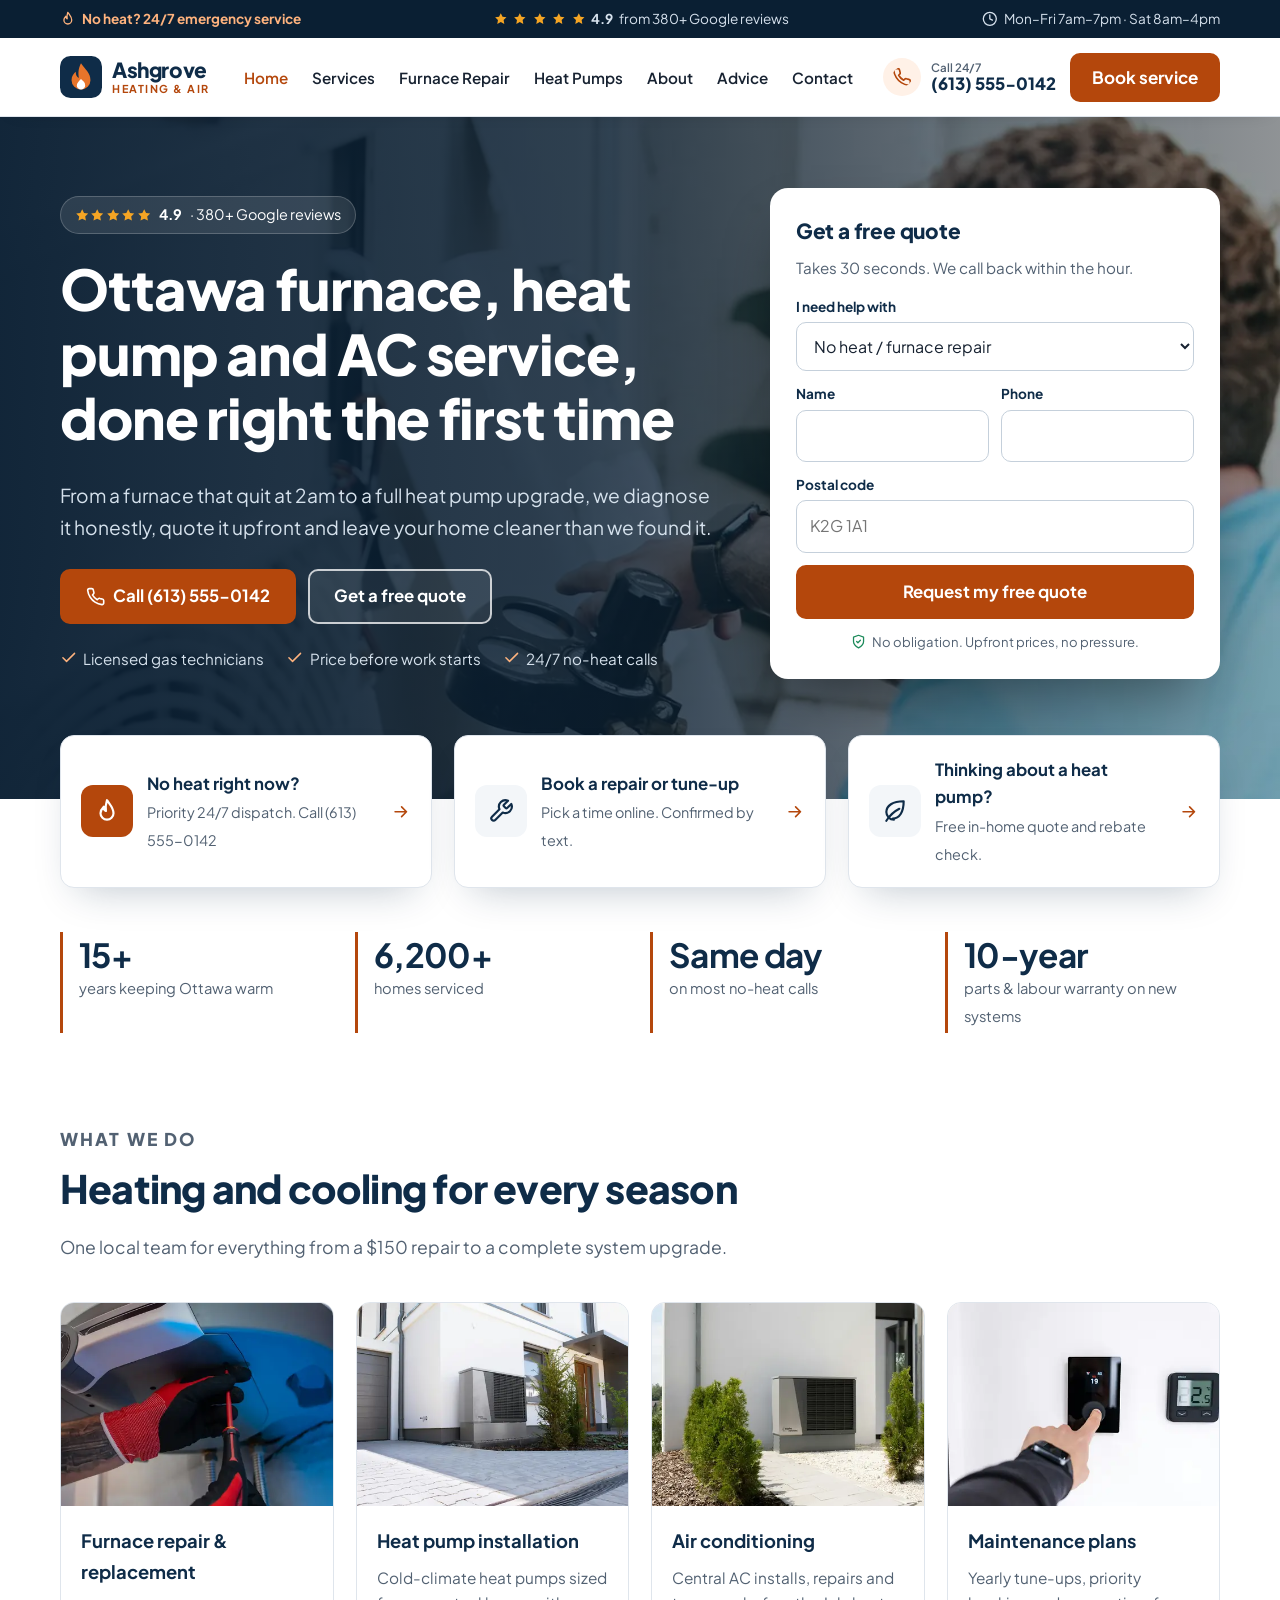
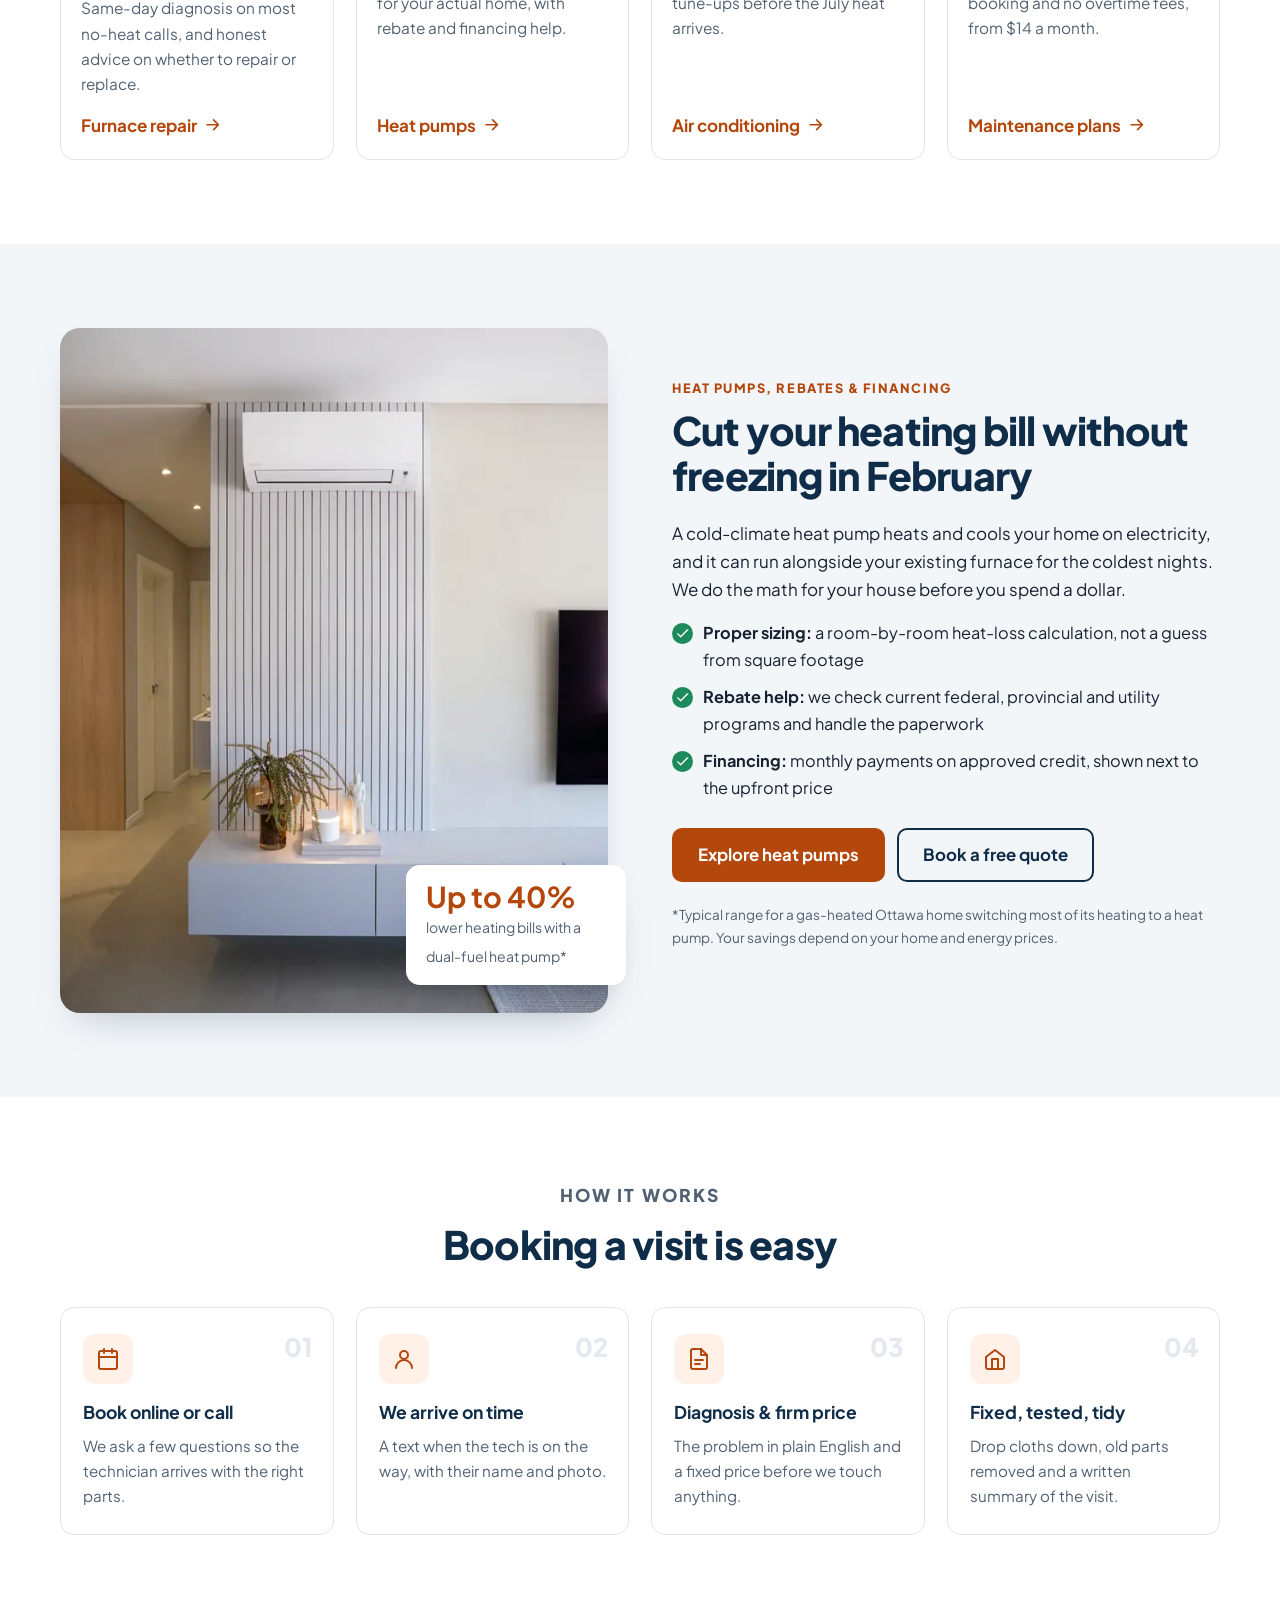
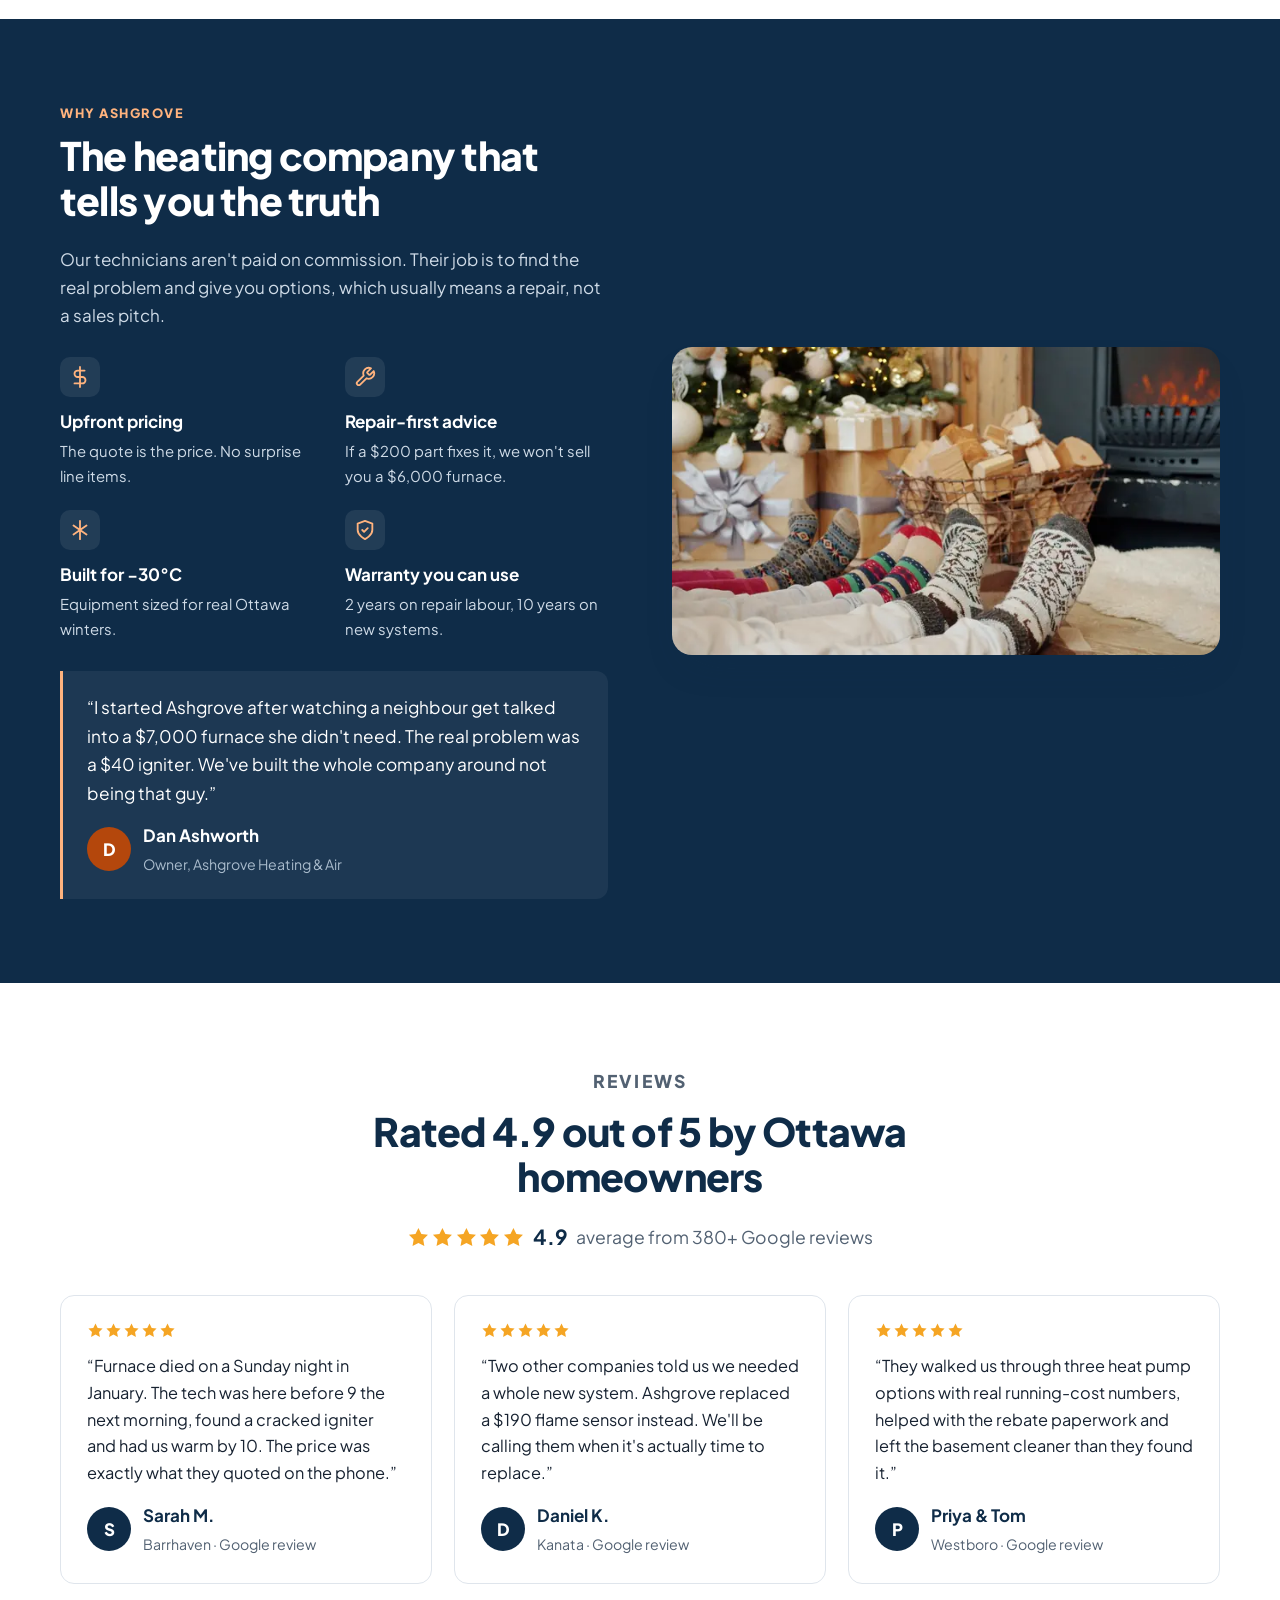
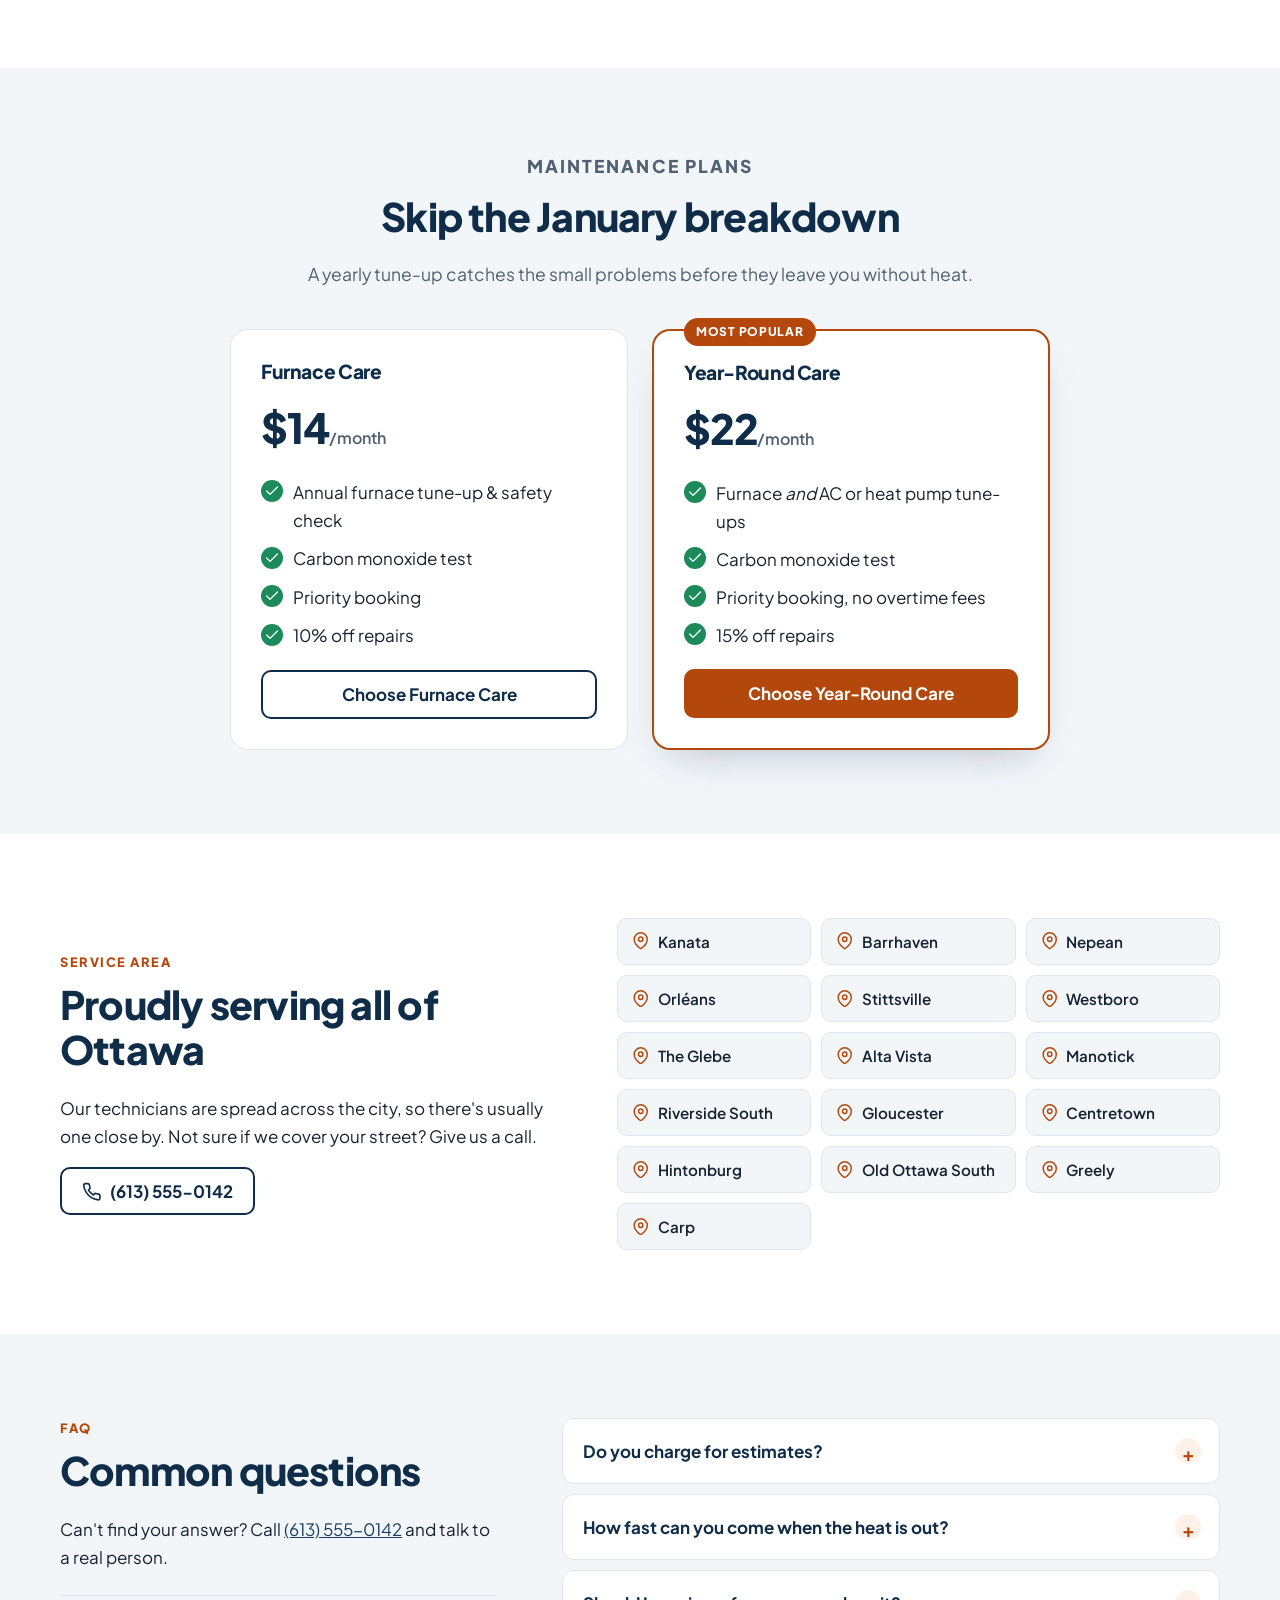
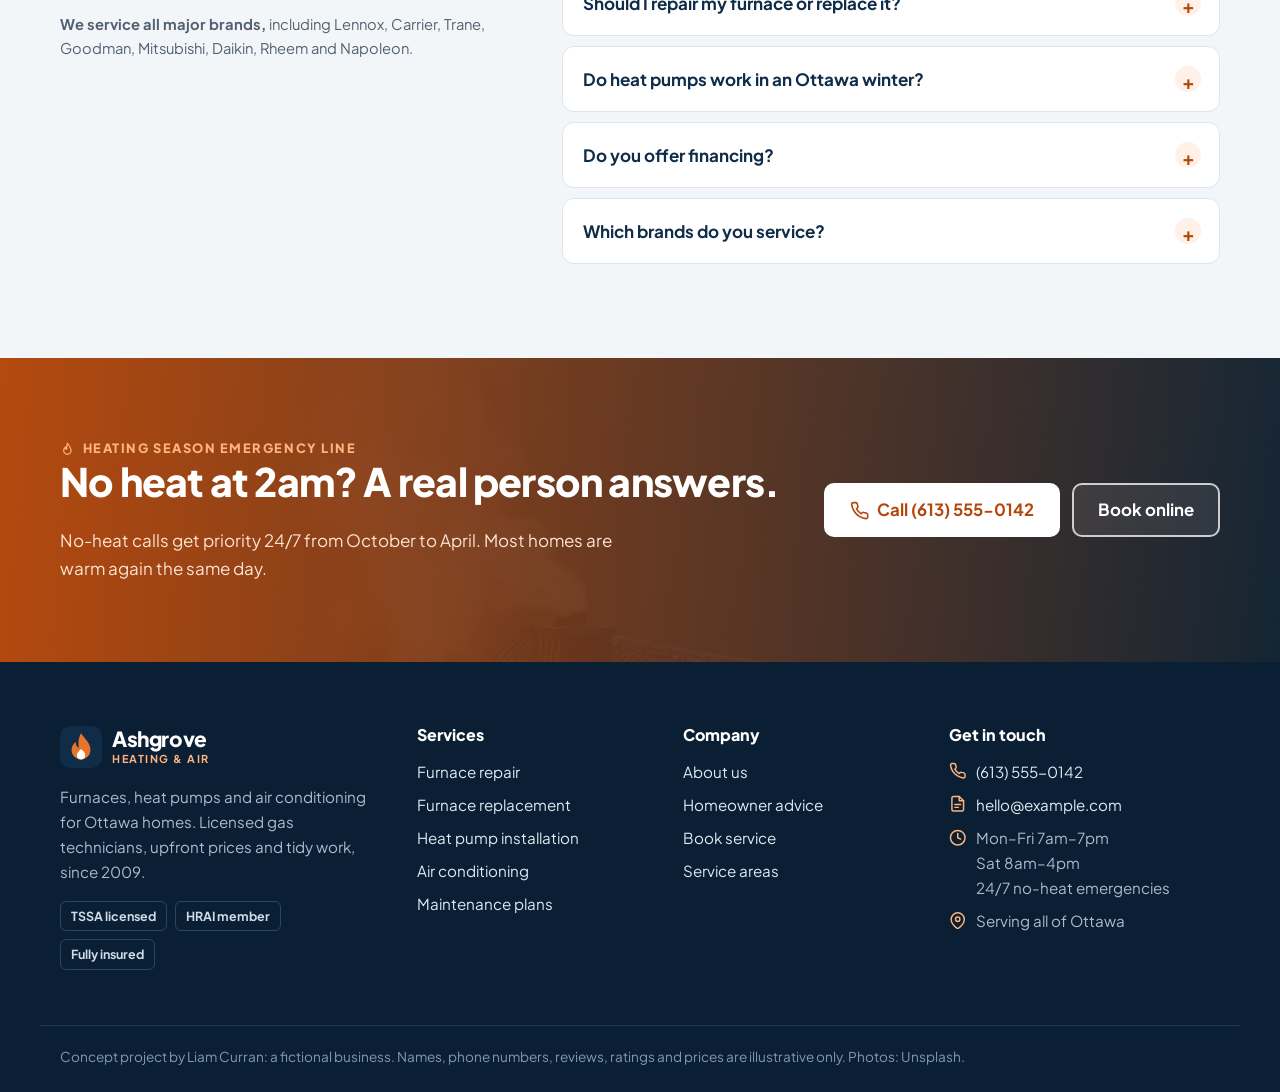
<file: docs/index.html>
<!doctype html>
<html lang="en-CA">
<head>
<meta charset="utf-8">
<meta name="viewport" content="width=device-width, initial-scale=1">
<title>Ashgrove Heating & Air | Furnace, Heat Pump & AC Service in Ottawa</title>
<meta name="description" content="Furnace repair, heat pump installation and air conditioning across Ottawa. Upfront prices, licensed technicians and 24/7 no-heat service. Call (613) 555-0142.">
<link rel="canonical" href="https://liampcurran.github.io/ashgrove-heating/">
<meta property="og:type" content="website">
<meta property="og:site_name" content="Ashgrove Heating & Air">
<meta property="og:title" content="Ashgrove Heating & Air | Furnace, Heat Pump & AC Service in Ottawa">
<meta property="og:description" content="Furnace repair, heat pump installation and air conditioning across Ottawa. Upfront prices, licensed technicians and 24/7 no-heat service. Call (613) 555-0142.">
<meta property="og:url" content="https://liampcurran.github.io/ashgrove-heating/">
<meta property="og:image" content="https://liampcurran.github.io/ashgrove-heating/assets/og.png">
<meta property="og:locale" content="en_CA">
<meta name="twitter:card" content="summary_large_image">
<meta name="theme-color" content="#0f2c48">
<link rel="icon" href="assets/logo.svg" type="image/svg+xml">
<link rel="preload" href="assets/jakarta.woff2" as="font" type="font/woff2" crossorigin>
<link rel="preload" as="image" type="image/webp" href="assets/img/hero-800.webp" imagesrcset="assets/img/hero-800.webp 800w, assets/img/hero-1440.webp 1440w" imagesizes="100vw" fetchpriority="high">
<link rel="stylesheet" href="assets/style.css">
<script type="application/ld+json">{"@context":"https://schema.org","@type":"HVACBusiness","@id":"https://liampcurran.github.io/ashgrove-heating/#business","name":"Ashgrove Heating & Air","url":"https://liampcurran.github.io/ashgrove-heating/","telephone":"+16135550142","email":"hello@example.com","image":"https://liampcurran.github.io/ashgrove-heating/assets/og.png","logo":"https://liampcurran.github.io/ashgrove-heating/assets/logo.svg","priceRange":"$$","description":"Furnace, heat pump and air conditioning installation, repair and maintenance across Ottawa. (Concept project: fictional business.)","address":{"@type":"PostalAddress","addressLocality":"Ottawa","addressRegion":"ON","addressCountry":"CA"},"areaServed":[{"@type":"City","name":"Ottawa"},{"@type":"Place","name":"Kanata, Ottawa"},{"@type":"Place","name":"Barrhaven, Ottawa"},{"@type":"Place","name":"Nepean, Ottawa"},{"@type":"Place","name":"Orléans, Ottawa"},{"@type":"Place","name":"Stittsville, Ottawa"},{"@type":"Place","name":"Westboro, Ottawa"},{"@type":"Place","name":"The Glebe, Ottawa"},{"@type":"Place","name":"Alta Vista, Ottawa"},{"@type":"Place","name":"Manotick, Ottawa"},{"@type":"Place","name":"Riverside South, Ottawa"},{"@type":"Place","name":"Gloucester, Ottawa"},{"@type":"Place","name":"Centretown, Ottawa"},{"@type":"Place","name":"Hintonburg, Ottawa"},{"@type":"Place","name":"Old Ottawa South, Ottawa"},{"@type":"Place","name":"Greely, Ottawa"},{"@type":"Place","name":"Carp, Ottawa"}],"openingHoursSpecification":[{"@type":"OpeningHoursSpecification","dayOfWeek":["Monday","Tuesday","Wednesday","Thursday","Friday"],"opens":"07:00","closes":"19:00"},{"@type":"OpeningHoursSpecification","dayOfWeek":"Saturday","opens":"08:00","closes":"16:00"}]}</script>
<script type="application/ld+json">{"@context":"https://schema.org","@type":"FAQPage","mainEntity":[{"@type":"Question","name":"Do you charge for estimates?","acceptedAnswer":{"@type":"Answer","text":"Quotes for new furnaces, heat pumps and air conditioners are free. For repairs there's a flat diagnostic fee, and we tell you the repair price before any work starts."}},{"@type":"Question","name":"How fast can you come when the heat is out?","acceptedAnswer":{"@type":"Answer","text":"No-heat calls get priority, 24/7 during the heating season. Most are reached the same day."}},{"@type":"Question","name":"Should I repair my furnace or replace it?","acceptedAnswer":{"@type":"Answer","text":"If the furnace is under about 15 years old and the repair is a fraction of a new unit, repair usually wins. We'll show you the numbers both ways and let you decide."}},{"@type":"Question","name":"Do heat pumps work in an Ottawa winter?","acceptedAnswer":{"@type":"Answer","text":"Modern cold-climate heat pumps keep heating well below −20°C. Most Ottawa homes pair one with a furnace or electric backup for the coldest nights."}},{"@type":"Question","name":"Do you offer financing?","acceptedAnswer":{"@type":"Answer","text":"Yes. New systems can be financed with monthly payments, on approved credit. We'll show you the monthly figure alongside the upfront price."}},{"@type":"Question","name":"Which brands do you service?","acceptedAnswer":{"@type":"Answer","text":"All major furnace, heat pump and air conditioner brands. We're not tied to one manufacturer, so we recommend whatever fits your home and budget."}}]}</script>
</head>
<body>
<a class="skip" href="#main">Skip to content</a>
<div class="topbar"><div class="wrap">
<span class="tb-emerg"><svg class="i" viewBox="0 0 24 24" aria-hidden="true" fill="none" stroke="currentColor" stroke-width="2" stroke-linecap="round" stroke-linejoin="round"><path d="M12 2c3 4.5 6 7 6 12a6 6 0 0 1-12 0c0-3 1.5-4.5 3-6 0 2 .8 3.5 2 4-.6-4 0-7 1-10z"/></svg> No heat? 24/7 emergency service</span>
<span class="tb-rating"><span class="stars" role="img" aria-label="5 out of 5 stars"><svg class="i" viewBox="0 0 24 24" aria-hidden="true"><path fill="currentColor" d="m12 2 3.1 6.3 6.9 1-5 4.9 1.2 6.8L12 17.8 5.8 21l1.2-6.8-5-4.9 6.9-1z"/></svg><svg class="i" viewBox="0 0 24 24" aria-hidden="true"><path fill="currentColor" d="m12 2 3.1 6.3 6.9 1-5 4.9 1.2 6.8L12 17.8 5.8 21l1.2-6.8-5-4.9 6.9-1z"/></svg><svg class="i" viewBox="0 0 24 24" aria-hidden="true"><path fill="currentColor" d="m12 2 3.1 6.3 6.9 1-5 4.9 1.2 6.8L12 17.8 5.8 21l1.2-6.8-5-4.9 6.9-1z"/></svg><svg class="i" viewBox="0 0 24 24" aria-hidden="true"><path fill="currentColor" d="m12 2 3.1 6.3 6.9 1-5 4.9 1.2 6.8L12 17.8 5.8 21l1.2-6.8-5-4.9 6.9-1z"/></svg><svg class="i" viewBox="0 0 24 24" aria-hidden="true"><path fill="currentColor" d="m12 2 3.1 6.3 6.9 1-5 4.9 1.2 6.8L12 17.8 5.8 21l1.2-6.8-5-4.9 6.9-1z"/></svg></span> <strong>4.9</strong> from 380+ Google reviews</span>
<span class="tb-hours"><svg class="i" viewBox="0 0 24 24" aria-hidden="true" fill="none" stroke="currentColor" stroke-width="2" stroke-linecap="round" stroke-linejoin="round"><circle cx="12" cy="12" r="10"/><path d="M12 6v6l4 2"/></svg> Mon–Fri 7am–7pm · Sat 8am–4pm</span>
</div></div>
<header class="site"><div class="wrap">
<a class="brand" href="index.html"><svg viewBox="0 0 40 40" aria-hidden="true"><rect width="40" height="40" rx="10" fill="#0f2c48"/><path d="M20 7c4 6 9 9 9 16a9 9 0 0 1-18 0c0-4 2-6 4-8 0 3 1 5 3 6-1-6 0-10 2-14z" fill="#e8742a"/><path d="M20 22c2 2 4 3 4 6a4 4 0 0 1-8 0c0-2 2-4 4-6z" fill="#fff"/></svg><span>Ashgrove<small>Heating &amp; Air</small></span></a>
<nav class="main" aria-label="Main"><ul><li><a href="index.html" aria-current="page">Home</a></li><li><a href="services.html">Services</a></li><li><a href="furnace-repair-ottawa.html">Furnace Repair</a></li><li><a href="heat-pump-installation-ottawa.html">Heat Pumps</a></li><li><a href="about.html">About</a></li><li><a href="blog/">Advice</a></li><li><a href="contact.html">Contact</a></li></ul></nav>
<div class="h-actions">
<a class="h-phone" href="tel:+16135550142" aria-label="Call (613) 555-0142, 24/7"><svg class="i" viewBox="0 0 24 24" aria-hidden="true" fill="none" stroke="currentColor" stroke-width="2" stroke-linecap="round" stroke-linejoin="round"><path d="M22 16.9v3a2 2 0 0 1-2.2 2 19.8 19.8 0 0 1-8.6-3.1 19.5 19.5 0 0 1-6-6A19.8 19.8 0 0 1 2.1 4.2 2 2 0 0 1 4.1 2h3a2 2 0 0 1 2 1.7c.1 1 .4 1.9.7 2.8a2 2 0 0 1-.5 2.1L8 9.9a16 16 0 0 0 6 6l1.3-1.3a2 2 0 0 1 2.1-.4c.9.3 1.8.6 2.8.7a2 2 0 0 1 1.7 2z"/></svg><span><small>Call 24/7</small>(613) 555-0142</span></a>
<a class="btn" href="contact.html">Book service</a>
<details class="menu"><summary aria-label="Open menu"><span></span><span></span><span></span></summary><nav aria-label="Mobile"><ul><li><a href="index.html" aria-current="page">Home</a></li><li><a href="services.html">Services</a></li><li><a href="furnace-repair-ottawa.html">Furnace Repair</a></li><li><a href="heat-pump-installation-ottawa.html">Heat Pumps</a></li><li><a href="about.html">About</a></li><li><a href="blog/">Advice</a></li><li><a href="contact.html">Contact</a></li></ul>
<a class="btn btn-block" href="tel:+16135550142">Call (613) 555-0142</a></nav></details>
</div>
</div></header>
<main id="main">
<section class="hero">
<img class="bg" src="assets/img/hero-800.webp" srcset="assets/img/hero-800.webp 800w, assets/img/hero-1440.webp 1440w" sizes="100vw" width="1440" height="810" alt="Ashgrove technician servicing an outdoor heat pump unit" fetchpriority="high" decoding="async">
<div class="wrap hero-grid">
<div class="hero-copy">
<p class="pill"><span class="stars" role="img" aria-label="5 out of 5 stars"><svg class="i" viewBox="0 0 24 24" aria-hidden="true"><path fill="currentColor" d="m12 2 3.1 6.3 6.9 1-5 4.9 1.2 6.8L12 17.8 5.8 21l1.2-6.8-5-4.9 6.9-1z"/></svg><svg class="i" viewBox="0 0 24 24" aria-hidden="true"><path fill="currentColor" d="m12 2 3.1 6.3 6.9 1-5 4.9 1.2 6.8L12 17.8 5.8 21l1.2-6.8-5-4.9 6.9-1z"/></svg><svg class="i" viewBox="0 0 24 24" aria-hidden="true"><path fill="currentColor" d="m12 2 3.1 6.3 6.9 1-5 4.9 1.2 6.8L12 17.8 5.8 21l1.2-6.8-5-4.9 6.9-1z"/></svg><svg class="i" viewBox="0 0 24 24" aria-hidden="true"><path fill="currentColor" d="m12 2 3.1 6.3 6.9 1-5 4.9 1.2 6.8L12 17.8 5.8 21l1.2-6.8-5-4.9 6.9-1z"/></svg><svg class="i" viewBox="0 0 24 24" aria-hidden="true"><path fill="currentColor" d="m12 2 3.1 6.3 6.9 1-5 4.9 1.2 6.8L12 17.8 5.8 21l1.2-6.8-5-4.9 6.9-1z"/></svg></span> <strong>4.9</strong> · 380+ Google reviews</p>
<h1>Ottawa furnace, heat pump and AC service, done right the first time</h1>
<p class="lede">From a furnace that quit at 2am to a full heat pump upgrade, we diagnose it honestly, quote it upfront and leave your home cleaner than we found it.</p>
<div class="ctas"><a class="btn btn-lg" href="tel:+16135550142"><svg class="i" viewBox="0 0 24 24" aria-hidden="true" fill="none" stroke="currentColor" stroke-width="2" stroke-linecap="round" stroke-linejoin="round"><path d="M22 16.9v3a2 2 0 0 1-2.2 2 19.8 19.8 0 0 1-8.6-3.1 19.5 19.5 0 0 1-6-6A19.8 19.8 0 0 1 2.1 4.2 2 2 0 0 1 4.1 2h3a2 2 0 0 1 2 1.7c.1 1 .4 1.9.7 2.8a2 2 0 0 1-.5 2.1L8 9.9a16 16 0 0 0 6 6l1.3-1.3a2 2 0 0 1 2.1-.4c.9.3 1.8.6 2.8.7a2 2 0 0 1 1.7 2z"/></svg> Call (613) 555-0142</a><a class="btn btn-lg btn-ghost-light" href="#quote-hero">Get a free quote</a></div>
<ul class="hero-trust"><li><svg class="i" viewBox="0 0 24 24" aria-hidden="true" fill="none" stroke="currentColor" stroke-width="2" stroke-linecap="round" stroke-linejoin="round"><path d="M20 6 9 17l-5-5"/></svg> Licensed gas technicians</li><li><svg class="i" viewBox="0 0 24 24" aria-hidden="true" fill="none" stroke="currentColor" stroke-width="2" stroke-linecap="round" stroke-linejoin="round"><path d="M20 6 9 17l-5-5"/></svg> Price before work starts</li><li><svg class="i" viewBox="0 0 24 24" aria-hidden="true" fill="none" stroke="currentColor" stroke-width="2" stroke-linecap="round" stroke-linejoin="round"><path d="M20 6 9 17l-5-5"/></svg> 24/7 no-heat calls</li></ul>
</div>
<form class="lead-form compact" id="quote-hero" novalidate>
<p class="f-title">Get a free quote</p><p class="f-sub">Takes 30 seconds. We call back within the hour.</p>
<div class="f-full"><label for="quote-hero-need">I need help with</label>
<select id="quote-hero-need" name="need"><option>No heat / furnace repair</option><option>Heat pump quote</option><option>New furnace quote</option><option>Air conditioning</option><option>Maintenance plan</option><option>Something else</option></select></div>
<div><label for="quote-hero-name">Name</label><input id="quote-hero-name" name="name" autocomplete="name" required></div>
<div><label for="quote-hero-phone">Phone</label><input id="quote-hero-phone" name="phone" type="tel" autocomplete="tel" required></div>
<div class="f-full"><label for="quote-hero-postal">Postal code</label><input id="quote-hero-postal" name="postal" autocomplete="postal-code" placeholder="K2G 1A1"></div>

<button class="btn btn-lg f-full" type="submit">Request my free quote</button>
<p class="f-fine f-full"><svg class="i" viewBox="0 0 24 24" aria-hidden="true" fill="none" stroke="currentColor" stroke-width="2" stroke-linecap="round" stroke-linejoin="round"><path d="M12 22s8-4 8-10V5l-8-3-8 3v7c0 6 8 10 8 10z"/><path d="m9 12 2 2 4-4"/></svg> No obligation. Upfront prices, no pressure.</p>
<p class="form-msg f-full" role="status">Thanks! This is a concept site, so nothing was sent. On a live site this request would go to the office inbox and the CRM, and the customer would get an instant text confirmation.</p>
</form>
</div></section>

<section class="actions"><div class="wrap grid c3">
<a class="action urgent" href="tel:+16135550142"><span class="a-ico"><svg class="i" viewBox="0 0 24 24" aria-hidden="true" fill="none" stroke="currentColor" stroke-width="2" stroke-linecap="round" stroke-linejoin="round"><path d="M12 2c3 4.5 6 7 6 12a6 6 0 0 1-12 0c0-3 1.5-4.5 3-6 0 2 .8 3.5 2 4-.6-4 0-7 1-10z"/></svg></span><span><strong>No heat right now?</strong><small>Priority 24/7 dispatch. Call (613) 555-0142</small></span><svg class="i" viewBox="0 0 24 24" aria-hidden="true" fill="none" stroke="currentColor" stroke-width="2" stroke-linecap="round" stroke-linejoin="round"><path d="M5 12h14M13 6l6 6-6 6"/></svg></a>
<a class="action" href="contact.html"><span class="a-ico"><svg class="i" viewBox="0 0 24 24" aria-hidden="true" fill="none" stroke="currentColor" stroke-width="2" stroke-linecap="round" stroke-linejoin="round"><path d="M14.7 6.3a1 1 0 0 0 0 1.4l1.6 1.6a1 1 0 0 0 1.4 0l3.8-3.8a6 6 0 0 1-7.9 7.9l-6.9 6.9a2.1 2.1 0 0 1-3-3l6.9-6.9a6 6 0 0 1 7.9-7.9z"/></svg></span><span><strong>Book a repair or tune-up</strong><small>Pick a time online. Confirmed by text.</small></span><svg class="i" viewBox="0 0 24 24" aria-hidden="true" fill="none" stroke="currentColor" stroke-width="2" stroke-linecap="round" stroke-linejoin="round"><path d="M5 12h14M13 6l6 6-6 6"/></svg></a>
<a class="action" href="heat-pump-installation-ottawa.html"><span class="a-ico"><svg class="i" viewBox="0 0 24 24" aria-hidden="true" fill="none" stroke="currentColor" stroke-width="2" stroke-linecap="round" stroke-linejoin="round"><path d="M11 20A7 7 0 0 1 4 13c0-6 6-10 16-10 0 10-4 16-10 16"/><path d="M4 21c4-6 8-9 12-11"/></svg></span><span><strong>Thinking about a heat pump?</strong><small>Free in-home quote and rebate check.</small></span><svg class="i" viewBox="0 0 24 24" aria-hidden="true" fill="none" stroke="currentColor" stroke-width="2" stroke-linecap="round" stroke-linejoin="round"><path d="M5 12h14M13 6l6 6-6 6"/></svg></a>
</div></section>

<section class="stats"><div class="wrap">
<div><strong>15+</strong><span>years keeping Ottawa warm</span></div>
<div><strong>6,200+</strong><span>homes serviced</span></div>
<div><strong>Same day</strong><span>on most no-heat calls</span></div>
<div><strong>10-year</strong><span>parts &amp; labour warranty on new systems</span></div>
</div></section>

<section class="block"><div class="wrap">
<div class="sec-head"><p class="eyebrow">What we do</p><h2>Heating and cooling for every season</h2>
<p>One local team for everything from a $150 repair to a complete system upgrade.</p></div>
<div class="svc-grid"><a class="svc" href="furnace-repair-ottawa.html"><img src="assets/img/furnace-480.webp" srcset="assets/img/furnace-480.webp 480w, assets/img/furnace-800.webp 800w" sizes="(max-width:640px) 100vw, (max-width:1000px) 50vw, 280px" width="800" height="600" alt="" loading="lazy" decoding="async">
<span class="svc-body"><strong>Furnace repair &amp; replacement</strong><span>Same-day diagnosis on most no-heat calls, and honest advice on whether to repair or replace.</span><span class="more">Furnace repair <svg class="i" viewBox="0 0 24 24" aria-hidden="true" fill="none" stroke="currentColor" stroke-width="2" stroke-linecap="round" stroke-linejoin="round"><path d="M5 12h14M13 6l6 6-6 6"/></svg></span></span></a><a class="svc" href="heat-pump-installation-ottawa.html"><img src="assets/img/heatpump-480.webp" srcset="assets/img/heatpump-480.webp 480w, assets/img/heatpump-800.webp 800w" sizes="(max-width:640px) 100vw, (max-width:1000px) 50vw, 280px" width="800" height="600" alt="" loading="lazy" decoding="async">
<span class="svc-body"><strong>Heat pump installation</strong><span>Cold-climate heat pumps sized for your actual home, with rebate and financing help.</span><span class="more">Heat pumps <svg class="i" viewBox="0 0 24 24" aria-hidden="true" fill="none" stroke="currentColor" stroke-width="2" stroke-linecap="round" stroke-linejoin="round"><path d="M5 12h14M13 6l6 6-6 6"/></svg></span></span></a><a class="svc" href="services.html#ac"><img src="assets/img/ac-480.webp" srcset="assets/img/ac-480.webp 480w, assets/img/ac-800.webp 800w" sizes="(max-width:640px) 100vw, (max-width:1000px) 50vw, 280px" width="800" height="600" alt="" loading="lazy" decoding="async">
<span class="svc-body"><strong>Air conditioning</strong><span>Central AC installs, repairs and tune-ups before the July heat arrives.</span><span class="more">Air conditioning <svg class="i" viewBox="0 0 24 24" aria-hidden="true" fill="none" stroke="currentColor" stroke-width="2" stroke-linecap="round" stroke-linejoin="round"><path d="M5 12h14M13 6l6 6-6 6"/></svg></span></span></a><a class="svc" href="services.html#maintenance"><img src="assets/img/thermostat-480.webp" srcset="assets/img/thermostat-480.webp 480w, assets/img/thermostat-800.webp 800w" sizes="(max-width:640px) 100vw, (max-width:1000px) 50vw, 280px" width="800" height="600" alt="" loading="lazy" decoding="async">
<span class="svc-body"><strong>Maintenance plans</strong><span>Yearly tune-ups, priority booking and no overtime fees, from $14 a month.</span><span class="more">Maintenance plans <svg class="i" viewBox="0 0 24 24" aria-hidden="true" fill="none" stroke="currentColor" stroke-width="2" stroke-linecap="round" stroke-linejoin="round"><path d="M5 12h14M13 6l6 6-6 6"/></svg></span></span></a></div>
</div></section>

<section class="block tint"><div class="wrap split">
<div class="split-img"><img src="assets/img/ductless-640.webp" srcset="assets/img/ductless-640.webp 640w, assets/img/ductless-1000.webp 1000w" sizes="(max-width:900px) 100vw, 480px" width="1000" height="1250" alt="Ductless heat pump head mounted in a bright living room" loading="lazy" decoding="async">
<div class="float-card"><strong>Up to 40%</strong><span>lower heating bills with a dual-fuel heat pump*</span></div></div>
<div>
<p class="eyebrow">Heat pumps, rebates &amp; financing</p>
<h2>Cut your heating bill without freezing in February</h2>
<p>A cold-climate heat pump heats and cools your home on electricity, and it can run alongside your existing furnace for the coldest nights. We do the math for your house before you spend a dollar.</p>
<ul class="ticks lg">
<li><svg class="i" viewBox="0 0 24 24" aria-hidden="true" fill="none" stroke="currentColor" stroke-width="2" stroke-linecap="round" stroke-linejoin="round"><path d="M20 6 9 17l-5-5"/></svg> <span><strong>Proper sizing:</strong> a room-by-room heat-loss calculation, not a guess from square footage</span></li>
<li><svg class="i" viewBox="0 0 24 24" aria-hidden="true" fill="none" stroke="currentColor" stroke-width="2" stroke-linecap="round" stroke-linejoin="round"><path d="M20 6 9 17l-5-5"/></svg> <span><strong>Rebate help:</strong> we check current federal, provincial and utility programs and handle the paperwork</span></li>
<li><svg class="i" viewBox="0 0 24 24" aria-hidden="true" fill="none" stroke="currentColor" stroke-width="2" stroke-linecap="round" stroke-linejoin="round"><path d="M20 6 9 17l-5-5"/></svg> <span><strong>Financing:</strong> monthly payments on approved credit, shown next to the upfront price</span></li>
</ul>
<div class="ctas"><a class="btn btn-lg" href="heat-pump-installation-ottawa.html">Explore heat pumps</a><a class="btn btn-lg btn-ghost" href="contact.html">Book a free quote</a></div>
<p class="fine">*Typical range for a gas-heated Ottawa home switching most of its heating to a heat pump. Your savings depend on your home and energy prices.</p>
</div></div></section>

<section class="block"><div class="wrap">
<div class="sec-head center"><p class="eyebrow">How it works</p><h2>Booking a visit is easy</h2></div>
<ol class="process">
<li><span class="p-ico"><svg class="i" viewBox="0 0 24 24" aria-hidden="true" fill="none" stroke="currentColor" stroke-width="2" stroke-linecap="round" stroke-linejoin="round"><rect x="3" y="4" width="18" height="18" rx="2"/><path d="M16 2v4M8 2v4M3 10h18"/></svg></span><strong>Book online or call</strong><p>We ask a few questions so the technician arrives with the right parts.</p></li>
<li><span class="p-ico"><svg class="i" viewBox="0 0 24 24" aria-hidden="true" fill="none" stroke="currentColor" stroke-width="2" stroke-linecap="round" stroke-linejoin="round"><circle cx="12" cy="8" r="4"/><path d="M4 21a8 8 0 0 1 16 0"/></svg></span><strong>We arrive on time</strong><p>A text when the tech is on the way, with their name and photo.</p></li>
<li><span class="p-ico"><svg class="i" viewBox="0 0 24 24" aria-hidden="true" fill="none" stroke="currentColor" stroke-width="2" stroke-linecap="round" stroke-linejoin="round"><path d="M14 2H6a2 2 0 0 0-2 2v16a2 2 0 0 0 2 2h12a2 2 0 0 0 2-2V8z"/><path d="M14 2v6h6M8 13h8M8 17h5"/></svg></span><strong>Diagnosis &amp; firm price</strong><p>The problem in plain English and a fixed price before we touch anything.</p></li>
<li><span class="p-ico"><svg class="i" viewBox="0 0 24 24" aria-hidden="true" fill="none" stroke="currentColor" stroke-width="2" stroke-linecap="round" stroke-linejoin="round"><path d="m3 10 9-7 9 7v10a2 2 0 0 1-2 2H5a2 2 0 0 1-2-2z"/><path d="M9 22V12h6v10"/></svg></span><strong>Fixed, tested, tidy</strong><p>Drop cloths down, old parts removed and a written summary of the visit.</p></li>
</ol></div></section>

<section class="block dark"><div class="wrap split rev">
<div>
<p class="eyebrow light">Why Ashgrove</p>
<h2>The heating company that tells you the truth</h2>
<p>Our technicians aren't paid on commission. Their job is to find the real problem and give you options, which usually means a repair, not a sales pitch.</p>
<div class="why">
<div><svg class="i" viewBox="0 0 24 24" aria-hidden="true" fill="none" stroke="currentColor" stroke-width="2" stroke-linecap="round" stroke-linejoin="round"><path d="M12 1v22M17 5H9.5a3.5 3.5 0 0 0 0 7h5a3.5 3.5 0 0 1 0 7H6"/></svg><strong>Upfront pricing</strong><span>The quote is the price. No surprise line items.</span></div>
<div><svg class="i" viewBox="0 0 24 24" aria-hidden="true" fill="none" stroke="currentColor" stroke-width="2" stroke-linecap="round" stroke-linejoin="round"><path d="M14.7 6.3a1 1 0 0 0 0 1.4l1.6 1.6a1 1 0 0 0 1.4 0l3.8-3.8a6 6 0 0 1-7.9 7.9l-6.9 6.9a2.1 2.1 0 0 1-3-3l6.9-6.9a6 6 0 0 1 7.9-7.9z"/></svg><strong>Repair-first advice</strong><span>If a $200 part fixes it, we won't sell you a $6,000 furnace.</span></div>
<div><svg class="i" viewBox="0 0 24 24" aria-hidden="true" fill="none" stroke="currentColor" stroke-width="2" stroke-linecap="round" stroke-linejoin="round"><path d="M12 2v20M4.9 7l14.2 10M4.9 17 19.1 7"/></svg><strong>Built for −30°C</strong><span>Equipment sized for real Ottawa winters.</span></div>
<div><svg class="i" viewBox="0 0 24 24" aria-hidden="true" fill="none" stroke="currentColor" stroke-width="2" stroke-linecap="round" stroke-linejoin="round"><path d="M12 22s8-4 8-10V5l-8-3-8 3v7c0 6 8 10 8 10z"/><path d="m9 12 2 2 4-4"/></svg><strong>Warranty you can use</strong><span>2 years on repair labour, 10 years on new systems.</span></div>
</div>
<blockquote class="owner"><p>“I started Ashgrove after watching a neighbour get talked into a $7,000 furnace she didn't need. The real problem was a $40 igniter. We've built the whole company around not being that guy.”</p>
<footer><span class="av">D</span><span><strong>Dan Ashworth</strong><small>Owner, Ashgrove Heating &amp; Air</small></span></footer></blockquote></div>
<div class="split-img"><img src="assets/img/cozy-640.webp" srcset="assets/img/cozy-640.webp 640w, assets/img/cozy-1000.webp 1000w" sizes="(max-width:900px) 100vw, 520px" width="1000" height="562" alt="Family warming their feet by the fire in a cozy living room" loading="lazy" decoding="async"></div>
</div></section>

<section class="block"><div class="wrap">
<div class="sec-head center"><p class="eyebrow">Reviews</p><h2>Rated 4.9 out of 5 by Ottawa homeowners</h2>
<p class="big-rating"><span class="stars" role="img" aria-label="5 out of 5 stars"><svg class="i" viewBox="0 0 24 24" aria-hidden="true"><path fill="currentColor" d="m12 2 3.1 6.3 6.9 1-5 4.9 1.2 6.8L12 17.8 5.8 21l1.2-6.8-5-4.9 6.9-1z"/></svg><svg class="i" viewBox="0 0 24 24" aria-hidden="true"><path fill="currentColor" d="m12 2 3.1 6.3 6.9 1-5 4.9 1.2 6.8L12 17.8 5.8 21l1.2-6.8-5-4.9 6.9-1z"/></svg><svg class="i" viewBox="0 0 24 24" aria-hidden="true"><path fill="currentColor" d="m12 2 3.1 6.3 6.9 1-5 4.9 1.2 6.8L12 17.8 5.8 21l1.2-6.8-5-4.9 6.9-1z"/></svg><svg class="i" viewBox="0 0 24 24" aria-hidden="true"><path fill="currentColor" d="m12 2 3.1 6.3 6.9 1-5 4.9 1.2 6.8L12 17.8 5.8 21l1.2-6.8-5-4.9 6.9-1z"/></svg><svg class="i" viewBox="0 0 24 24" aria-hidden="true"><path fill="currentColor" d="m12 2 3.1 6.3 6.9 1-5 4.9 1.2 6.8L12 17.8 5.8 21l1.2-6.8-5-4.9 6.9-1z"/></svg></span> <strong>4.9</strong> average from 380+ Google reviews</p></div>
<div class="grid c3"><figure class="review"><span class="stars" role="img" aria-label="5 out of 5 stars"><svg class="i" viewBox="0 0 24 24" aria-hidden="true"><path fill="currentColor" d="m12 2 3.1 6.3 6.9 1-5 4.9 1.2 6.8L12 17.8 5.8 21l1.2-6.8-5-4.9 6.9-1z"/></svg><svg class="i" viewBox="0 0 24 24" aria-hidden="true"><path fill="currentColor" d="m12 2 3.1 6.3 6.9 1-5 4.9 1.2 6.8L12 17.8 5.8 21l1.2-6.8-5-4.9 6.9-1z"/></svg><svg class="i" viewBox="0 0 24 24" aria-hidden="true"><path fill="currentColor" d="m12 2 3.1 6.3 6.9 1-5 4.9 1.2 6.8L12 17.8 5.8 21l1.2-6.8-5-4.9 6.9-1z"/></svg><svg class="i" viewBox="0 0 24 24" aria-hidden="true"><path fill="currentColor" d="m12 2 3.1 6.3 6.9 1-5 4.9 1.2 6.8L12 17.8 5.8 21l1.2-6.8-5-4.9 6.9-1z"/></svg><svg class="i" viewBox="0 0 24 24" aria-hidden="true"><path fill="currentColor" d="m12 2 3.1 6.3 6.9 1-5 4.9 1.2 6.8L12 17.8 5.8 21l1.2-6.8-5-4.9 6.9-1z"/></svg></span><blockquote>“Furnace died on a Sunday night in January. The tech was here before 9 the next morning, found a cracked igniter and had us warm by 10. The price was exactly what they quoted on the phone.”</blockquote>
<figcaption><span class="av">S</span><span><strong>Sarah M.</strong><small>Barrhaven · Google review</small></span></figcaption></figure><figure class="review"><span class="stars" role="img" aria-label="5 out of 5 stars"><svg class="i" viewBox="0 0 24 24" aria-hidden="true"><path fill="currentColor" d="m12 2 3.1 6.3 6.9 1-5 4.9 1.2 6.8L12 17.8 5.8 21l1.2-6.8-5-4.9 6.9-1z"/></svg><svg class="i" viewBox="0 0 24 24" aria-hidden="true"><path fill="currentColor" d="m12 2 3.1 6.3 6.9 1-5 4.9 1.2 6.8L12 17.8 5.8 21l1.2-6.8-5-4.9 6.9-1z"/></svg><svg class="i" viewBox="0 0 24 24" aria-hidden="true"><path fill="currentColor" d="m12 2 3.1 6.3 6.9 1-5 4.9 1.2 6.8L12 17.8 5.8 21l1.2-6.8-5-4.9 6.9-1z"/></svg><svg class="i" viewBox="0 0 24 24" aria-hidden="true"><path fill="currentColor" d="m12 2 3.1 6.3 6.9 1-5 4.9 1.2 6.8L12 17.8 5.8 21l1.2-6.8-5-4.9 6.9-1z"/></svg><svg class="i" viewBox="0 0 24 24" aria-hidden="true"><path fill="currentColor" d="m12 2 3.1 6.3 6.9 1-5 4.9 1.2 6.8L12 17.8 5.8 21l1.2-6.8-5-4.9 6.9-1z"/></svg></span><blockquote>“Two other companies told us we needed a whole new system. Ashgrove replaced a $190 flame sensor instead. We'll be calling them when it's actually time to replace.”</blockquote>
<figcaption><span class="av">D</span><span><strong>Daniel K.</strong><small>Kanata · Google review</small></span></figcaption></figure><figure class="review"><span class="stars" role="img" aria-label="5 out of 5 stars"><svg class="i" viewBox="0 0 24 24" aria-hidden="true"><path fill="currentColor" d="m12 2 3.1 6.3 6.9 1-5 4.9 1.2 6.8L12 17.8 5.8 21l1.2-6.8-5-4.9 6.9-1z"/></svg><svg class="i" viewBox="0 0 24 24" aria-hidden="true"><path fill="currentColor" d="m12 2 3.1 6.3 6.9 1-5 4.9 1.2 6.8L12 17.8 5.8 21l1.2-6.8-5-4.9 6.9-1z"/></svg><svg class="i" viewBox="0 0 24 24" aria-hidden="true"><path fill="currentColor" d="m12 2 3.1 6.3 6.9 1-5 4.9 1.2 6.8L12 17.8 5.8 21l1.2-6.8-5-4.9 6.9-1z"/></svg><svg class="i" viewBox="0 0 24 24" aria-hidden="true"><path fill="currentColor" d="m12 2 3.1 6.3 6.9 1-5 4.9 1.2 6.8L12 17.8 5.8 21l1.2-6.8-5-4.9 6.9-1z"/></svg><svg class="i" viewBox="0 0 24 24" aria-hidden="true"><path fill="currentColor" d="m12 2 3.1 6.3 6.9 1-5 4.9 1.2 6.8L12 17.8 5.8 21l1.2-6.8-5-4.9 6.9-1z"/></svg></span><blockquote>“They walked us through three heat pump options with real running-cost numbers, helped with the rebate paperwork and left the basement cleaner than they found it.”</blockquote>
<figcaption><span class="av">P</span><span><strong>Priya &amp; Tom</strong><small>Westboro · Google review</small></span></figcaption></figure></div></div></section>

<section class="block tint"><div class="wrap">
<div class="sec-head center"><p class="eyebrow">Maintenance plans</p><h2>Skip the January breakdown</h2>
<p>A yearly tune-up catches the small problems before they leave you without heat.</p></div>
<div class="plans">
<div class="plan"><h3>Furnace Care</h3><p class="price">$14<span>/month</span></p>
<ul class="ticks"><li><svg class="i" viewBox="0 0 24 24" aria-hidden="true" fill="none" stroke="currentColor" stroke-width="2" stroke-linecap="round" stroke-linejoin="round"><path d="M20 6 9 17l-5-5"/></svg> Annual furnace tune-up &amp; safety check</li><li><svg class="i" viewBox="0 0 24 24" aria-hidden="true" fill="none" stroke="currentColor" stroke-width="2" stroke-linecap="round" stroke-linejoin="round"><path d="M20 6 9 17l-5-5"/></svg> Carbon monoxide test</li><li><svg class="i" viewBox="0 0 24 24" aria-hidden="true" fill="none" stroke="currentColor" stroke-width="2" stroke-linecap="round" stroke-linejoin="round"><path d="M20 6 9 17l-5-5"/></svg> Priority booking</li><li><svg class="i" viewBox="0 0 24 24" aria-hidden="true" fill="none" stroke="currentColor" stroke-width="2" stroke-linecap="round" stroke-linejoin="round"><path d="M20 6 9 17l-5-5"/></svg> 10% off repairs</li></ul>
<a class="btn btn-ghost btn-block" href="contact.html">Choose Furnace Care</a></div>
<div class="plan featured"><span class="tag">Most popular</span><h3>Year-Round Care</h3><p class="price">$22<span>/month</span></p>
<ul class="ticks"><li><svg class="i" viewBox="0 0 24 24" aria-hidden="true" fill="none" stroke="currentColor" stroke-width="2" stroke-linecap="round" stroke-linejoin="round"><path d="M20 6 9 17l-5-5"/></svg> <span>Furnace <em>and</em> AC or heat pump tune-ups</span></li><li><svg class="i" viewBox="0 0 24 24" aria-hidden="true" fill="none" stroke="currentColor" stroke-width="2" stroke-linecap="round" stroke-linejoin="round"><path d="M20 6 9 17l-5-5"/></svg> Carbon monoxide test</li><li><svg class="i" viewBox="0 0 24 24" aria-hidden="true" fill="none" stroke="currentColor" stroke-width="2" stroke-linecap="round" stroke-linejoin="round"><path d="M20 6 9 17l-5-5"/></svg> Priority booking, no overtime fees</li><li><svg class="i" viewBox="0 0 24 24" aria-hidden="true" fill="none" stroke="currentColor" stroke-width="2" stroke-linecap="round" stroke-linejoin="round"><path d="M20 6 9 17l-5-5"/></svg> 15% off repairs</li></ul>
<a class="btn btn-block" href="contact.html">Choose Year-Round Care</a></div>
</div></div></section>

<section class="block" id="areas"><div class="wrap split areas-split">
<div><p class="eyebrow">Service area</p><h2>Proudly serving all of Ottawa</h2>
<p>Our technicians are spread across the city, so there's usually one close by. Not sure if we cover your street? Give us a call.</p>
<a class="btn btn-ghost" href="tel:+16135550142"><svg class="i" viewBox="0 0 24 24" aria-hidden="true" fill="none" stroke="currentColor" stroke-width="2" stroke-linecap="round" stroke-linejoin="round"><path d="M22 16.9v3a2 2 0 0 1-2.2 2 19.8 19.8 0 0 1-8.6-3.1 19.5 19.5 0 0 1-6-6A19.8 19.8 0 0 1 2.1 4.2 2 2 0 0 1 4.1 2h3a2 2 0 0 1 2 1.7c.1 1 .4 1.9.7 2.8a2 2 0 0 1-.5 2.1L8 9.9a16 16 0 0 0 6 6l1.3-1.3a2 2 0 0 1 2.1-.4c.9.3 1.8.6 2.8.7a2 2 0 0 1 1.7 2z"/></svg> (613) 555-0142</a></div>
<ul class="chips"><li><svg class="i" viewBox="0 0 24 24" aria-hidden="true" fill="none" stroke="currentColor" stroke-width="2" stroke-linecap="round" stroke-linejoin="round"><path d="M21 10c0 7-9 13-9 13S3 17 3 10a9 9 0 0 1 18 0z"/><circle cx="12" cy="10" r="3"/></svg>Kanata</li><li><svg class="i" viewBox="0 0 24 24" aria-hidden="true" fill="none" stroke="currentColor" stroke-width="2" stroke-linecap="round" stroke-linejoin="round"><path d="M21 10c0 7-9 13-9 13S3 17 3 10a9 9 0 0 1 18 0z"/><circle cx="12" cy="10" r="3"/></svg>Barrhaven</li><li><svg class="i" viewBox="0 0 24 24" aria-hidden="true" fill="none" stroke="currentColor" stroke-width="2" stroke-linecap="round" stroke-linejoin="round"><path d="M21 10c0 7-9 13-9 13S3 17 3 10a9 9 0 0 1 18 0z"/><circle cx="12" cy="10" r="3"/></svg>Nepean</li><li><svg class="i" viewBox="0 0 24 24" aria-hidden="true" fill="none" stroke="currentColor" stroke-width="2" stroke-linecap="round" stroke-linejoin="round"><path d="M21 10c0 7-9 13-9 13S3 17 3 10a9 9 0 0 1 18 0z"/><circle cx="12" cy="10" r="3"/></svg>Orléans</li><li><svg class="i" viewBox="0 0 24 24" aria-hidden="true" fill="none" stroke="currentColor" stroke-width="2" stroke-linecap="round" stroke-linejoin="round"><path d="M21 10c0 7-9 13-9 13S3 17 3 10a9 9 0 0 1 18 0z"/><circle cx="12" cy="10" r="3"/></svg>Stittsville</li><li><svg class="i" viewBox="0 0 24 24" aria-hidden="true" fill="none" stroke="currentColor" stroke-width="2" stroke-linecap="round" stroke-linejoin="round"><path d="M21 10c0 7-9 13-9 13S3 17 3 10a9 9 0 0 1 18 0z"/><circle cx="12" cy="10" r="3"/></svg>Westboro</li><li><svg class="i" viewBox="0 0 24 24" aria-hidden="true" fill="none" stroke="currentColor" stroke-width="2" stroke-linecap="round" stroke-linejoin="round"><path d="M21 10c0 7-9 13-9 13S3 17 3 10a9 9 0 0 1 18 0z"/><circle cx="12" cy="10" r="3"/></svg>The Glebe</li><li><svg class="i" viewBox="0 0 24 24" aria-hidden="true" fill="none" stroke="currentColor" stroke-width="2" stroke-linecap="round" stroke-linejoin="round"><path d="M21 10c0 7-9 13-9 13S3 17 3 10a9 9 0 0 1 18 0z"/><circle cx="12" cy="10" r="3"/></svg>Alta Vista</li><li><svg class="i" viewBox="0 0 24 24" aria-hidden="true" fill="none" stroke="currentColor" stroke-width="2" stroke-linecap="round" stroke-linejoin="round"><path d="M21 10c0 7-9 13-9 13S3 17 3 10a9 9 0 0 1 18 0z"/><circle cx="12" cy="10" r="3"/></svg>Manotick</li><li><svg class="i" viewBox="0 0 24 24" aria-hidden="true" fill="none" stroke="currentColor" stroke-width="2" stroke-linecap="round" stroke-linejoin="round"><path d="M21 10c0 7-9 13-9 13S3 17 3 10a9 9 0 0 1 18 0z"/><circle cx="12" cy="10" r="3"/></svg>Riverside South</li><li><svg class="i" viewBox="0 0 24 24" aria-hidden="true" fill="none" stroke="currentColor" stroke-width="2" stroke-linecap="round" stroke-linejoin="round"><path d="M21 10c0 7-9 13-9 13S3 17 3 10a9 9 0 0 1 18 0z"/><circle cx="12" cy="10" r="3"/></svg>Gloucester</li><li><svg class="i" viewBox="0 0 24 24" aria-hidden="true" fill="none" stroke="currentColor" stroke-width="2" stroke-linecap="round" stroke-linejoin="round"><path d="M21 10c0 7-9 13-9 13S3 17 3 10a9 9 0 0 1 18 0z"/><circle cx="12" cy="10" r="3"/></svg>Centretown</li><li><svg class="i" viewBox="0 0 24 24" aria-hidden="true" fill="none" stroke="currentColor" stroke-width="2" stroke-linecap="round" stroke-linejoin="round"><path d="M21 10c0 7-9 13-9 13S3 17 3 10a9 9 0 0 1 18 0z"/><circle cx="12" cy="10" r="3"/></svg>Hintonburg</li><li><svg class="i" viewBox="0 0 24 24" aria-hidden="true" fill="none" stroke="currentColor" stroke-width="2" stroke-linecap="round" stroke-linejoin="round"><path d="M21 10c0 7-9 13-9 13S3 17 3 10a9 9 0 0 1 18 0z"/><circle cx="12" cy="10" r="3"/></svg>Old Ottawa South</li><li><svg class="i" viewBox="0 0 24 24" aria-hidden="true" fill="none" stroke="currentColor" stroke-width="2" stroke-linecap="round" stroke-linejoin="round"><path d="M21 10c0 7-9 13-9 13S3 17 3 10a9 9 0 0 1 18 0z"/><circle cx="12" cy="10" r="3"/></svg>Greely</li><li><svg class="i" viewBox="0 0 24 24" aria-hidden="true" fill="none" stroke="currentColor" stroke-width="2" stroke-linecap="round" stroke-linejoin="round"><path d="M21 10c0 7-9 13-9 13S3 17 3 10a9 9 0 0 1 18 0z"/><circle cx="12" cy="10" r="3"/></svg>Carp</li></ul>
</div></section>

<section class="block tint"><div class="wrap split faq-split">
<div><p class="eyebrow">FAQ</p><h2>Common questions</h2><p>Can't find your answer? Call <a href="tel:+16135550142">(613) 555-0142</a> and talk to a real person.</p>
<p class="brands"><strong>We service all major brands,</strong> including Lennox, Carrier, Trane, Goodman, Mitsubishi, Daikin, Rheem and Napoleon.</p></div>
<div class="faq"><details><summary>Do you charge for estimates?</summary><p>Quotes for new furnaces, heat pumps and air conditioners are free. For repairs there's a flat diagnostic fee, and we tell you the repair price before any work starts.</p></details><details><summary>How fast can you come when the heat is out?</summary><p>No-heat calls get priority, 24/7 during the heating season. Most are reached the same day.</p></details><details><summary>Should I repair my furnace or replace it?</summary><p>If the furnace is under about 15 years old and the repair is a fraction of a new unit, repair usually wins. We'll show you the numbers both ways and let you decide.</p></details><details><summary>Do heat pumps work in an Ottawa winter?</summary><p>Modern cold-climate heat pumps keep heating well below −20°C. Most Ottawa homes pair one with a furnace or electric backup for the coldest nights.</p></details><details><summary>Do you offer financing?</summary><p>Yes. New systems can be financed with monthly payments, on approved credit. We'll show you the monthly figure alongside the upfront price.</p></details><details><summary>Which brands do you service?</summary><p>All major furnace, heat pump and air conditioner brands. We're not tied to one manufacturer, so we recommend whatever fits your home and budget.</p></details></div>
</div></section>
<section class="emerg">
<img class="bg" src="assets/img/winter-800.webp" srcset="assets/img/winter-800.webp 800w, assets/img/winter-1440.webp 1440w" sizes="100vw" width="1440" height="810" alt="" loading="lazy" decoding="async">
<div class="wrap"><div>
<p class="eyebrow light"><svg class="i" viewBox="0 0 24 24" aria-hidden="true" fill="none" stroke="currentColor" stroke-width="2" stroke-linecap="round" stroke-linejoin="round"><path d="M12 2c3 4.5 6 7 6 12a6 6 0 0 1-12 0c0-3 1.5-4.5 3-6 0 2 .8 3.5 2 4-.6-4 0-7 1-10z"/></svg> Heating season emergency line</p>
<h2>No heat at 2am? A real person answers.</h2>
<p>No-heat calls get priority 24/7 from October to April. Most homes are warm again the same day.</p></div>
<div class="emerg-ctas"><a class="btn btn-lg" href="tel:+16135550142"><svg class="i" viewBox="0 0 24 24" aria-hidden="true" fill="none" stroke="currentColor" stroke-width="2" stroke-linecap="round" stroke-linejoin="round"><path d="M22 16.9v3a2 2 0 0 1-2.2 2 19.8 19.8 0 0 1-8.6-3.1 19.5 19.5 0 0 1-6-6A19.8 19.8 0 0 1 2.1 4.2 2 2 0 0 1 4.1 2h3a2 2 0 0 1 2 1.7c.1 1 .4 1.9.7 2.8a2 2 0 0 1-.5 2.1L8 9.9a16 16 0 0 0 6 6l1.3-1.3a2 2 0 0 1 2.1-.4c.9.3 1.8.6 2.8.7a2 2 0 0 1 1.7 2z"/></svg> Call (613) 555-0142</a>
<a class="btn btn-lg btn-ghost-light" href="contact.html">Book online</a></div>
</div></section>
</main>
<footer class="site">
<div class="wrap f-grid">
<div class="f-brand"><a class="brand light" href="index.html"><svg viewBox="0 0 40 40" aria-hidden="true"><rect width="40" height="40" rx="10" fill="#0f2c48"/><path d="M20 7c4 6 9 9 9 16a9 9 0 0 1-18 0c0-4 2-6 4-8 0 3 1 5 3 6-1-6 0-10 2-14z" fill="#e8742a"/><path d="M20 22c2 2 4 3 4 6a4 4 0 0 1-8 0c0-2 2-4 4-6z" fill="#fff"/></svg><span>Ashgrove<small>Heating &amp; Air</small></span></a>
<p>Furnaces, heat pumps and air conditioning for Ottawa homes. Licensed gas technicians, upfront prices and tidy work, since 2009.</p>
<p class="f-badges"><span>TSSA licensed</span><span>HRAI member</span><span>Fully insured</span></p></div>
<div><h2>Services</h2><ul>
<li><a href="furnace-repair-ottawa.html">Furnace repair</a></li>
<li><a href="services.html#furnace">Furnace replacement</a></li>
<li><a href="heat-pump-installation-ottawa.html">Heat pump installation</a></li>
<li><a href="services.html#ac">Air conditioning</a></li>
<li><a href="services.html#maintenance">Maintenance plans</a></li></ul></div>
<div><h2>Company</h2><ul>
<li><a href="about.html">About us</a></li>
<li><a href="blog/">Homeowner advice</a></li>
<li><a href="contact.html">Book service</a></li>
<li><a href="index.html#areas">Service areas</a></li></ul></div>
<div><h2>Get in touch</h2><ul class="f-contact">
<li><svg class="i" viewBox="0 0 24 24" aria-hidden="true" fill="none" stroke="currentColor" stroke-width="2" stroke-linecap="round" stroke-linejoin="round"><path d="M22 16.9v3a2 2 0 0 1-2.2 2 19.8 19.8 0 0 1-8.6-3.1 19.5 19.5 0 0 1-6-6A19.8 19.8 0 0 1 2.1 4.2 2 2 0 0 1 4.1 2h3a2 2 0 0 1 2 1.7c.1 1 .4 1.9.7 2.8a2 2 0 0 1-.5 2.1L8 9.9a16 16 0 0 0 6 6l1.3-1.3a2 2 0 0 1 2.1-.4c.9.3 1.8.6 2.8.7a2 2 0 0 1 1.7 2z"/></svg><a href="tel:+16135550142">(613) 555-0142</a></li>
<li><svg class="i" viewBox="0 0 24 24" aria-hidden="true" fill="none" stroke="currentColor" stroke-width="2" stroke-linecap="round" stroke-linejoin="round"><path d="M14 2H6a2 2 0 0 0-2 2v16a2 2 0 0 0 2 2h12a2 2 0 0 0 2-2V8z"/><path d="M14 2v6h6M8 13h8M8 17h5"/></svg><a href="mailto:hello@example.com">hello@example.com</a></li>
<li><svg class="i" viewBox="0 0 24 24" aria-hidden="true" fill="none" stroke="currentColor" stroke-width="2" stroke-linecap="round" stroke-linejoin="round"><circle cx="12" cy="12" r="10"/><path d="M12 6v6l4 2"/></svg><span>Mon–Fri 7am–7pm<br>Sat 8am–4pm<br>24/7 no-heat emergencies</span></li>
<li><svg class="i" viewBox="0 0 24 24" aria-hidden="true" fill="none" stroke="currentColor" stroke-width="2" stroke-linecap="round" stroke-linejoin="round"><path d="M21 10c0 7-9 13-9 13S3 17 3 10a9 9 0 0 1 18 0z"/><circle cx="12" cy="10" r="3"/></svg><span>Serving all of Ottawa</span></li></ul></div>
</div>
<div class="wrap concept">Concept project by Liam Curran: a fictional business. Names, phone numbers, reviews, ratings and prices are illustrative only. Photos: Unsplash.</div>
</footer>
<div class="mbar"><a href="tel:+16135550142"><svg class="i" viewBox="0 0 24 24" aria-hidden="true" fill="none" stroke="currentColor" stroke-width="2" stroke-linecap="round" stroke-linejoin="round"><path d="M22 16.9v3a2 2 0 0 1-2.2 2 19.8 19.8 0 0 1-8.6-3.1 19.5 19.5 0 0 1-6-6A19.8 19.8 0 0 1 2.1 4.2 2 2 0 0 1 4.1 2h3a2 2 0 0 1 2 1.7c.1 1 .4 1.9.7 2.8a2 2 0 0 1-.5 2.1L8 9.9a16 16 0 0 0 6 6l1.3-1.3a2 2 0 0 1 2.1-.4c.9.3 1.8.6 2.8.7a2 2 0 0 1 1.7 2z"/></svg> Call now</a><a class="q" href="contact.html"><svg class="i" viewBox="0 0 24 24" aria-hidden="true" fill="none" stroke="currentColor" stroke-width="2" stroke-linecap="round" stroke-linejoin="round"><path d="M14 2H6a2 2 0 0 0-2 2v16a2 2 0 0 0 2 2h12a2 2 0 0 0 2-2V8z"/><path d="M14 2v6h6M8 13h8M8 17h5"/></svg> Free quote</a></div>
<script src="assets/site.js" defer></script>
</body>
</html>
</file>
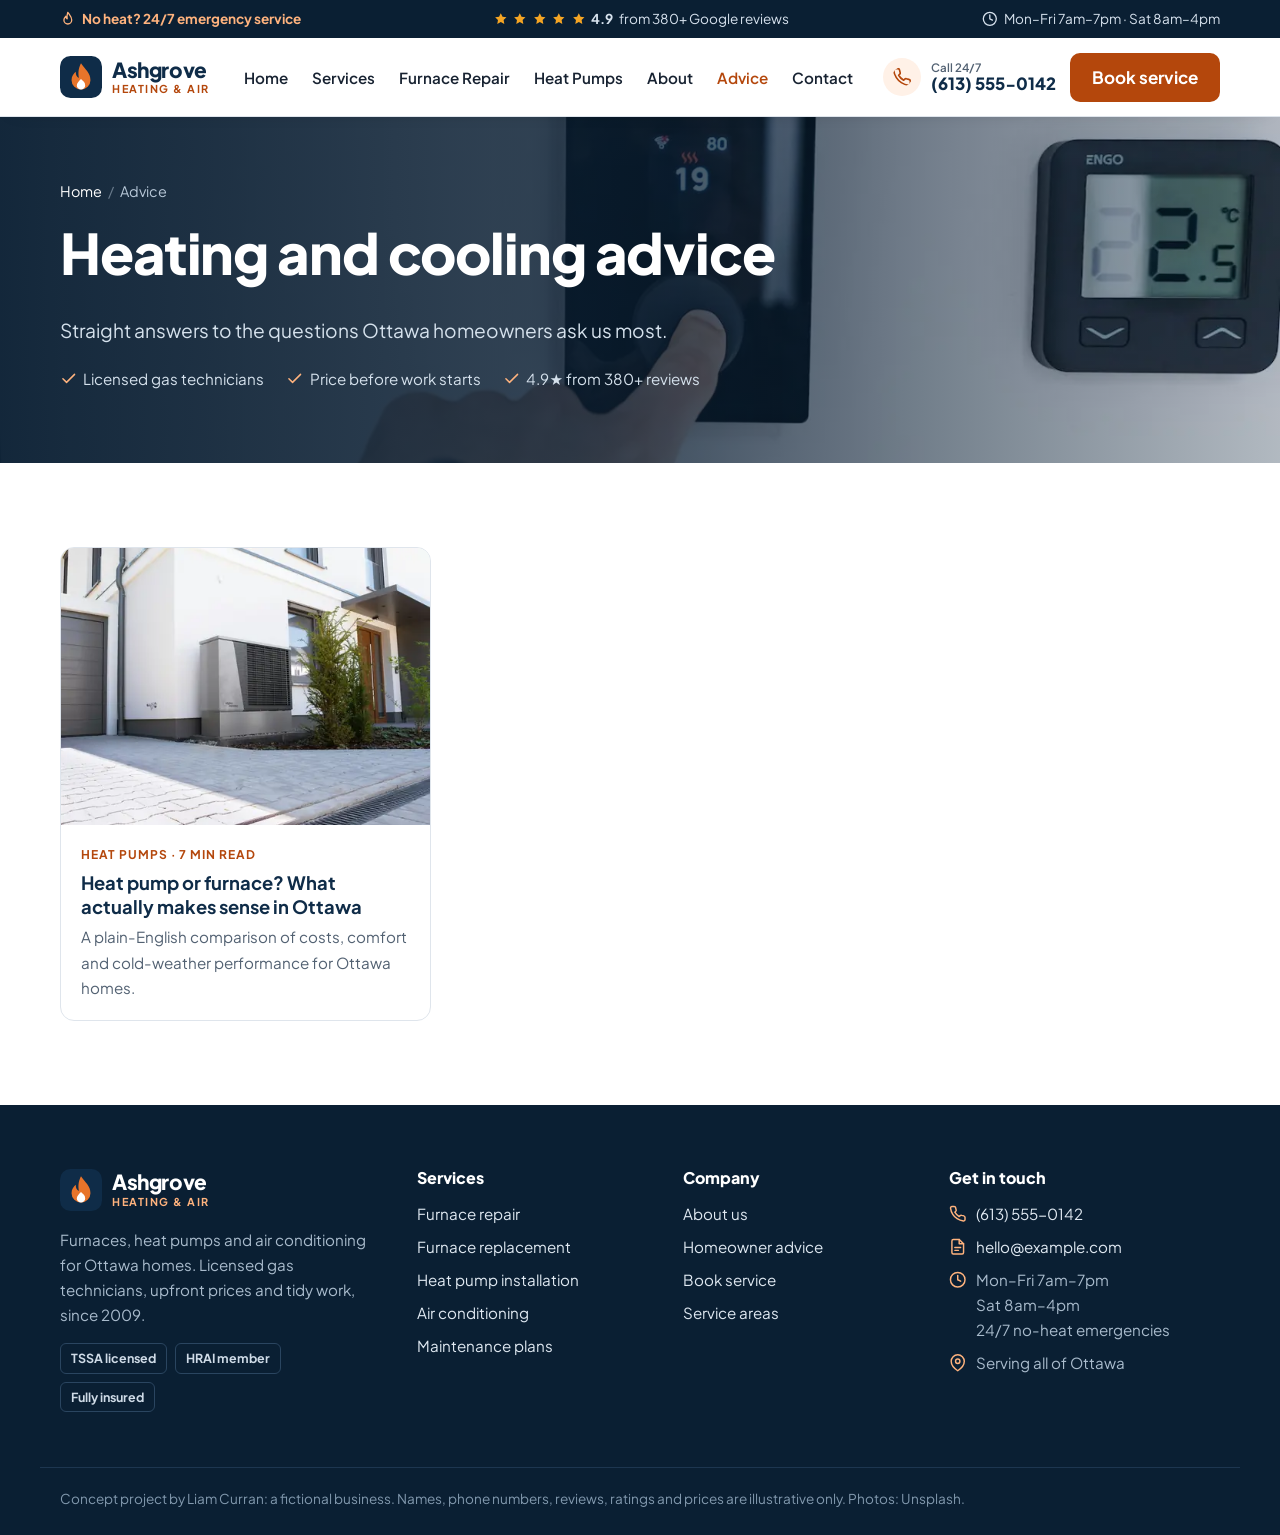
<file: docs/blog/index.html>
<!doctype html>
<html lang="en-CA">
<head>
<meta charset="utf-8">
<meta name="viewport" content="width=device-width, initial-scale=1">
<title>Home Heating & Cooling Advice for Ottawa | Ashgrove Heating & Air</title>
<meta name="description" content="Plain-English advice on furnaces, heat pumps and air conditioning for Ottawa homeowners, from the Ashgrove Heating & Air team.">
<link rel="canonical" href="https://liampcurran.github.io/ashgrove-heating/blog/">
<meta property="og:type" content="website">
<meta property="og:site_name" content="Ashgrove Heating & Air">
<meta property="og:title" content="Home Heating & Cooling Advice for Ottawa | Ashgrove Heating & Air">
<meta property="og:description" content="Plain-English advice on furnaces, heat pumps and air conditioning for Ottawa homeowners, from the Ashgrove Heating & Air team.">
<meta property="og:url" content="https://liampcurran.github.io/ashgrove-heating/blog/">
<meta property="og:image" content="https://liampcurran.github.io/ashgrove-heating/assets/og.png">
<meta property="og:locale" content="en_CA">
<meta name="twitter:card" content="summary_large_image">
<meta name="theme-color" content="#0f2c48">
<link rel="icon" href="../assets/logo.svg" type="image/svg+xml">
<link rel="preload" href="../assets/jakarta.woff2" as="font" type="font/woff2" crossorigin>
<link rel="preload" as="image" type="image/webp" href="../assets/img/thermostat-800.webp" imagesrcset="../assets/img/thermostat-800.webp 800w, ../assets/img/thermostat-1440.webp 1440w" imagesizes="100vw" fetchpriority="high">
<link rel="stylesheet" href="../assets/style.css">
<script type="application/ld+json">{"@context":"https://schema.org","@type":"BreadcrumbList","itemListElement":[{"@type":"ListItem","position":1,"name":"Home","item":"https://liampcurran.github.io/ashgrove-heating/"},{"@type":"ListItem","position":2,"name":"Advice","item":"https://liampcurran.github.io/ashgrove-heating/blog/"}]}</script>
</head>
<body>
<a class="skip" href="#main">Skip to content</a>
<div class="topbar"><div class="wrap">
<span class="tb-emerg"><svg class="i" viewBox="0 0 24 24" aria-hidden="true" fill="none" stroke="currentColor" stroke-width="2" stroke-linecap="round" stroke-linejoin="round"><path d="M12 2c3 4.5 6 7 6 12a6 6 0 0 1-12 0c0-3 1.5-4.5 3-6 0 2 .8 3.5 2 4-.6-4 0-7 1-10z"/></svg> No heat? 24/7 emergency service</span>
<span class="tb-rating"><span class="stars" role="img" aria-label="5 out of 5 stars"><svg class="i" viewBox="0 0 24 24" aria-hidden="true"><path fill="currentColor" d="m12 2 3.1 6.3 6.9 1-5 4.9 1.2 6.8L12 17.8 5.8 21l1.2-6.8-5-4.9 6.9-1z"/></svg><svg class="i" viewBox="0 0 24 24" aria-hidden="true"><path fill="currentColor" d="m12 2 3.1 6.3 6.9 1-5 4.9 1.2 6.8L12 17.8 5.8 21l1.2-6.8-5-4.9 6.9-1z"/></svg><svg class="i" viewBox="0 0 24 24" aria-hidden="true"><path fill="currentColor" d="m12 2 3.1 6.3 6.9 1-5 4.9 1.2 6.8L12 17.8 5.8 21l1.2-6.8-5-4.9 6.9-1z"/></svg><svg class="i" viewBox="0 0 24 24" aria-hidden="true"><path fill="currentColor" d="m12 2 3.1 6.3 6.9 1-5 4.9 1.2 6.8L12 17.8 5.8 21l1.2-6.8-5-4.9 6.9-1z"/></svg><svg class="i" viewBox="0 0 24 24" aria-hidden="true"><path fill="currentColor" d="m12 2 3.1 6.3 6.9 1-5 4.9 1.2 6.8L12 17.8 5.8 21l1.2-6.8-5-4.9 6.9-1z"/></svg></span> <strong>4.9</strong> from 380+ Google reviews</span>
<span class="tb-hours"><svg class="i" viewBox="0 0 24 24" aria-hidden="true" fill="none" stroke="currentColor" stroke-width="2" stroke-linecap="round" stroke-linejoin="round"><circle cx="12" cy="12" r="10"/><path d="M12 6v6l4 2"/></svg> Mon–Fri 7am–7pm · Sat 8am–4pm</span>
</div></div>
<header class="site"><div class="wrap">
<a class="brand" href="../index.html"><svg viewBox="0 0 40 40" aria-hidden="true"><rect width="40" height="40" rx="10" fill="#0f2c48"/><path d="M20 7c4 6 9 9 9 16a9 9 0 0 1-18 0c0-4 2-6 4-8 0 3 1 5 3 6-1-6 0-10 2-14z" fill="#e8742a"/><path d="M20 22c2 2 4 3 4 6a4 4 0 0 1-8 0c0-2 2-4 4-6z" fill="#fff"/></svg><span>Ashgrove<small>Heating &amp; Air</small></span></a>
<nav class="main" aria-label="Main"><ul><li><a href="../index.html">Home</a></li><li><a href="../services.html">Services</a></li><li><a href="../furnace-repair-ottawa.html">Furnace Repair</a></li><li><a href="../heat-pump-installation-ottawa.html">Heat Pumps</a></li><li><a href="../about.html">About</a></li><li><a href="../blog/" aria-current="page">Advice</a></li><li><a href="../contact.html">Contact</a></li></ul></nav>
<div class="h-actions">
<a class="h-phone" href="tel:+16135550142" aria-label="Call (613) 555-0142, 24/7"><svg class="i" viewBox="0 0 24 24" aria-hidden="true" fill="none" stroke="currentColor" stroke-width="2" stroke-linecap="round" stroke-linejoin="round"><path d="M22 16.9v3a2 2 0 0 1-2.2 2 19.8 19.8 0 0 1-8.6-3.1 19.5 19.5 0 0 1-6-6A19.8 19.8 0 0 1 2.1 4.2 2 2 0 0 1 4.1 2h3a2 2 0 0 1 2 1.7c.1 1 .4 1.9.7 2.8a2 2 0 0 1-.5 2.1L8 9.9a16 16 0 0 0 6 6l1.3-1.3a2 2 0 0 1 2.1-.4c.9.3 1.8.6 2.8.7a2 2 0 0 1 1.7 2z"/></svg><span><small>Call 24/7</small>(613) 555-0142</span></a>
<a class="btn" href="../contact.html">Book service</a>
<details class="menu"><summary aria-label="Open menu"><span></span><span></span><span></span></summary><nav aria-label="Mobile"><ul><li><a href="../index.html">Home</a></li><li><a href="../services.html">Services</a></li><li><a href="../furnace-repair-ottawa.html">Furnace Repair</a></li><li><a href="../heat-pump-installation-ottawa.html">Heat Pumps</a></li><li><a href="../about.html">About</a></li><li><a href="../blog/" aria-current="page">Advice</a></li><li><a href="../contact.html">Contact</a></li></ul>
<a class="btn btn-block" href="tel:+16135550142">Call (613) 555-0142</a></nav></details>
</div>
</div></header>
<main id="main">
<section class="page-hero">
<img class="bg" src="../assets/img/thermostat-800.webp" srcset="../assets/img/thermostat-800.webp 800w, ../assets/img/thermostat-1440.webp 1440w" sizes="100vw" width="1440" height="1080" alt="" fetchpriority="high" decoding="async">
<div class="wrap"><nav class="crumbs" aria-label="Breadcrumb"><a href="../index.html">Home</a> <span>/</span> Advice</nav>
<h1>Heating and cooling advice</h1><p class="lede">Straight answers to the questions Ottawa homeowners ask us most.</p>
<ul class="hero-trust"><li><svg class="i" viewBox="0 0 24 24" aria-hidden="true" fill="none" stroke="currentColor" stroke-width="2" stroke-linecap="round" stroke-linejoin="round"><path d="M20 6 9 17l-5-5"/></svg> Licensed gas technicians</li><li><svg class="i" viewBox="0 0 24 24" aria-hidden="true" fill="none" stroke="currentColor" stroke-width="2" stroke-linecap="round" stroke-linejoin="round"><path d="M20 6 9 17l-5-5"/></svg> Price before work starts</li><li><svg class="i" viewBox="0 0 24 24" aria-hidden="true" fill="none" stroke="currentColor" stroke-width="2" stroke-linecap="round" stroke-linejoin="round"><path d="M20 6 9 17l-5-5"/></svg> 4.9★ from 380+ reviews</li></ul>
</div></section><section class="block"><div class="wrap"><div class="post-grid"><a class="post-card" href="heat-pump-vs-furnace-ottawa.html"><img src="../assets/img/heatpump-480.webp" srcset="../assets/img/heatpump-480.webp 480w, ../assets/img/heatpump-800.webp 800w" sizes="(max-width:640px) 100vw, 360px" width="800" height="600" alt="" loading="lazy" decoding="async">
<span><small>Heat pumps · 7 min read</small><strong>Heat pump or furnace? What actually makes sense in Ottawa</strong><span>A plain-English comparison of costs, comfort and cold-weather performance for Ottawa homes.</span></span></a></div></div></section>
</main>
<footer class="site">
<div class="wrap f-grid">
<div class="f-brand"><a class="brand light" href="../index.html"><svg viewBox="0 0 40 40" aria-hidden="true"><rect width="40" height="40" rx="10" fill="#0f2c48"/><path d="M20 7c4 6 9 9 9 16a9 9 0 0 1-18 0c0-4 2-6 4-8 0 3 1 5 3 6-1-6 0-10 2-14z" fill="#e8742a"/><path d="M20 22c2 2 4 3 4 6a4 4 0 0 1-8 0c0-2 2-4 4-6z" fill="#fff"/></svg><span>Ashgrove<small>Heating &amp; Air</small></span></a>
<p>Furnaces, heat pumps and air conditioning for Ottawa homes. Licensed gas technicians, upfront prices and tidy work, since 2009.</p>
<p class="f-badges"><span>TSSA licensed</span><span>HRAI member</span><span>Fully insured</span></p></div>
<div><h2>Services</h2><ul>
<li><a href="../furnace-repair-ottawa.html">Furnace repair</a></li>
<li><a href="../services.html#furnace">Furnace replacement</a></li>
<li><a href="../heat-pump-installation-ottawa.html">Heat pump installation</a></li>
<li><a href="../services.html#ac">Air conditioning</a></li>
<li><a href="../services.html#maintenance">Maintenance plans</a></li></ul></div>
<div><h2>Company</h2><ul>
<li><a href="../about.html">About us</a></li>
<li><a href="../blog/">Homeowner advice</a></li>
<li><a href="../contact.html">Book service</a></li>
<li><a href="../index.html#areas">Service areas</a></li></ul></div>
<div><h2>Get in touch</h2><ul class="f-contact">
<li><svg class="i" viewBox="0 0 24 24" aria-hidden="true" fill="none" stroke="currentColor" stroke-width="2" stroke-linecap="round" stroke-linejoin="round"><path d="M22 16.9v3a2 2 0 0 1-2.2 2 19.8 19.8 0 0 1-8.6-3.1 19.5 19.5 0 0 1-6-6A19.8 19.8 0 0 1 2.1 4.2 2 2 0 0 1 4.1 2h3a2 2 0 0 1 2 1.7c.1 1 .4 1.9.7 2.8a2 2 0 0 1-.5 2.1L8 9.9a16 16 0 0 0 6 6l1.3-1.3a2 2 0 0 1 2.1-.4c.9.3 1.8.6 2.8.7a2 2 0 0 1 1.7 2z"/></svg><a href="tel:+16135550142">(613) 555-0142</a></li>
<li><svg class="i" viewBox="0 0 24 24" aria-hidden="true" fill="none" stroke="currentColor" stroke-width="2" stroke-linecap="round" stroke-linejoin="round"><path d="M14 2H6a2 2 0 0 0-2 2v16a2 2 0 0 0 2 2h12a2 2 0 0 0 2-2V8z"/><path d="M14 2v6h6M8 13h8M8 17h5"/></svg><a href="mailto:hello@example.com">hello@example.com</a></li>
<li><svg class="i" viewBox="0 0 24 24" aria-hidden="true" fill="none" stroke="currentColor" stroke-width="2" stroke-linecap="round" stroke-linejoin="round"><circle cx="12" cy="12" r="10"/><path d="M12 6v6l4 2"/></svg><span>Mon–Fri 7am–7pm<br>Sat 8am–4pm<br>24/7 no-heat emergencies</span></li>
<li><svg class="i" viewBox="0 0 24 24" aria-hidden="true" fill="none" stroke="currentColor" stroke-width="2" stroke-linecap="round" stroke-linejoin="round"><path d="M21 10c0 7-9 13-9 13S3 17 3 10a9 9 0 0 1 18 0z"/><circle cx="12" cy="10" r="3"/></svg><span>Serving all of Ottawa</span></li></ul></div>
</div>
<div class="wrap concept">Concept project by Liam Curran: a fictional business. Names, phone numbers, reviews, ratings and prices are illustrative only. Photos: Unsplash.</div>
</footer>
<div class="mbar"><a href="tel:+16135550142"><svg class="i" viewBox="0 0 24 24" aria-hidden="true" fill="none" stroke="currentColor" stroke-width="2" stroke-linecap="round" stroke-linejoin="round"><path d="M22 16.9v3a2 2 0 0 1-2.2 2 19.8 19.8 0 0 1-8.6-3.1 19.5 19.5 0 0 1-6-6A19.8 19.8 0 0 1 2.1 4.2 2 2 0 0 1 4.1 2h3a2 2 0 0 1 2 1.7c.1 1 .4 1.9.7 2.8a2 2 0 0 1-.5 2.1L8 9.9a16 16 0 0 0 6 6l1.3-1.3a2 2 0 0 1 2.1-.4c.9.3 1.8.6 2.8.7a2 2 0 0 1 1.7 2z"/></svg> Call now</a><a class="q" href="../contact.html"><svg class="i" viewBox="0 0 24 24" aria-hidden="true" fill="none" stroke="currentColor" stroke-width="2" stroke-linecap="round" stroke-linejoin="round"><path d="M14 2H6a2 2 0 0 0-2 2v16a2 2 0 0 0 2 2h12a2 2 0 0 0 2-2V8z"/><path d="M14 2v6h6M8 13h8M8 17h5"/></svg> Free quote</a></div>
<script src="../assets/site.js" defer></script>
</body>
</html>
</file>
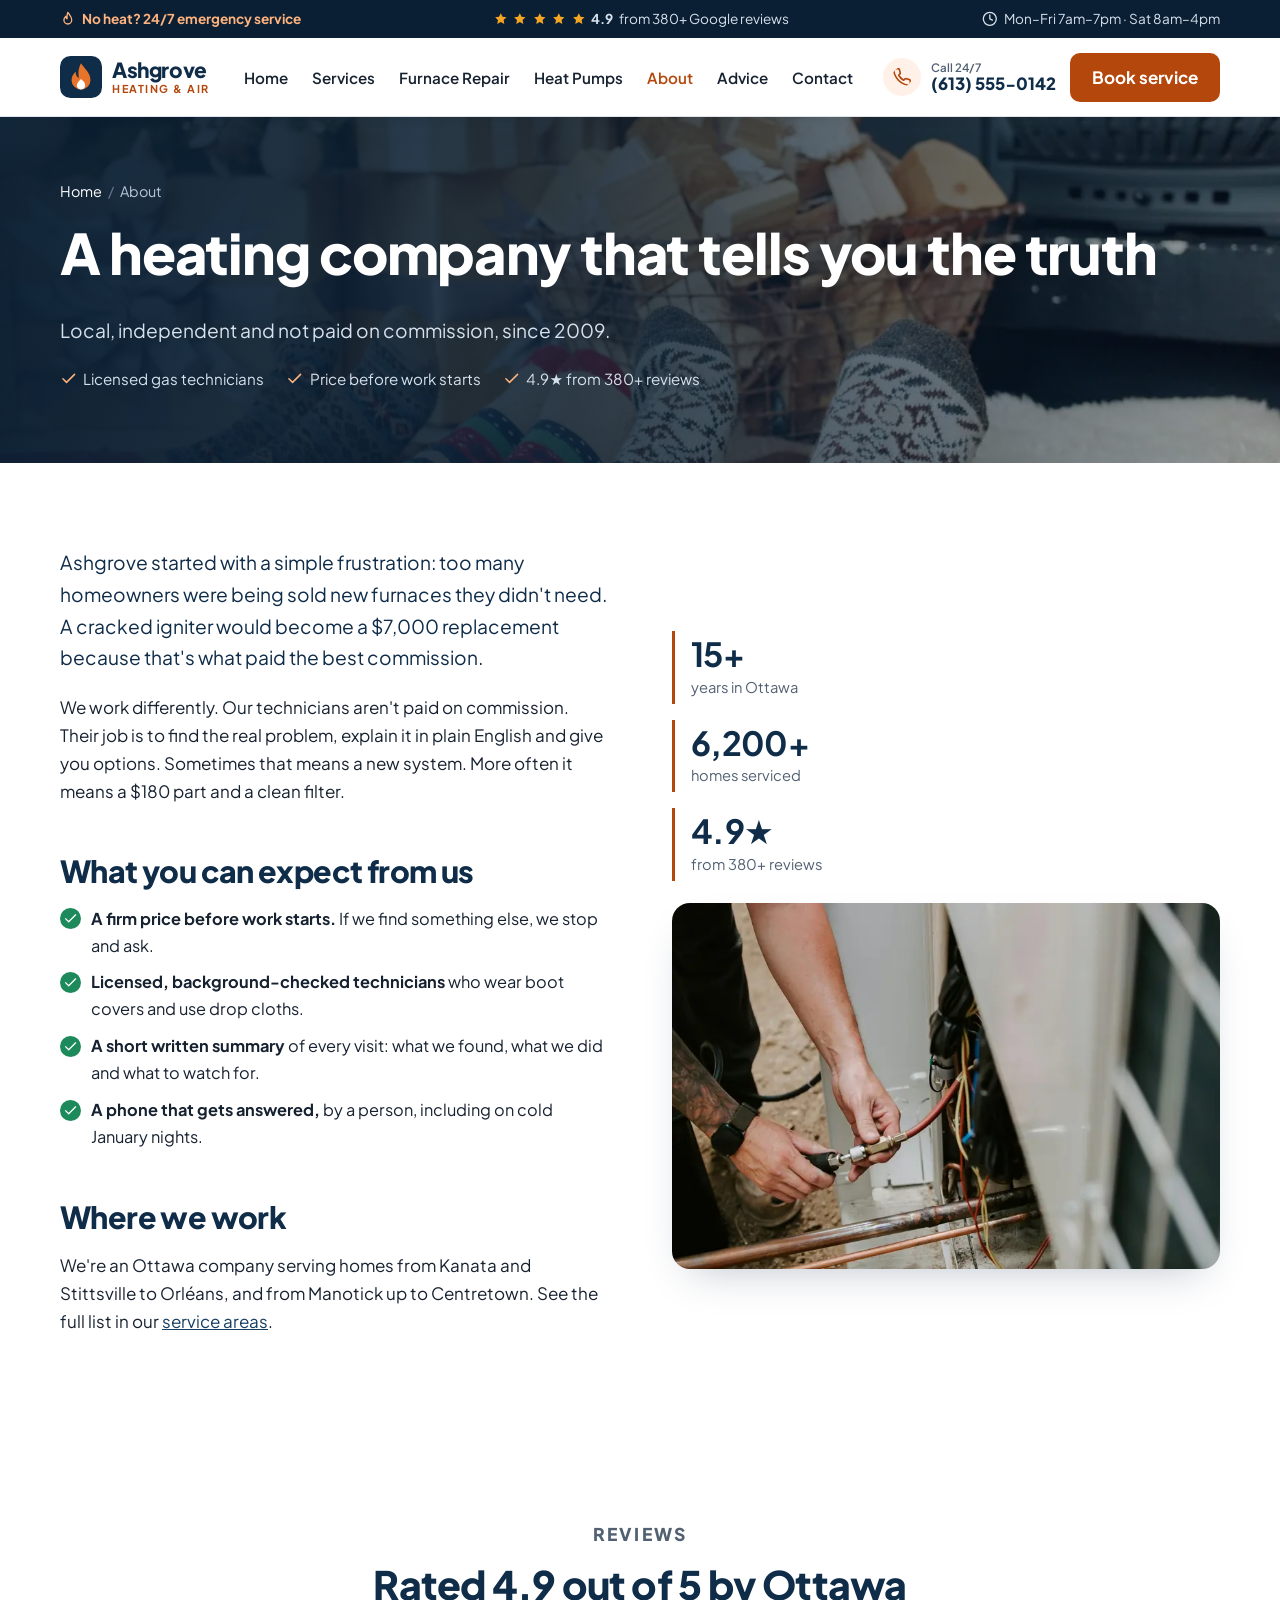
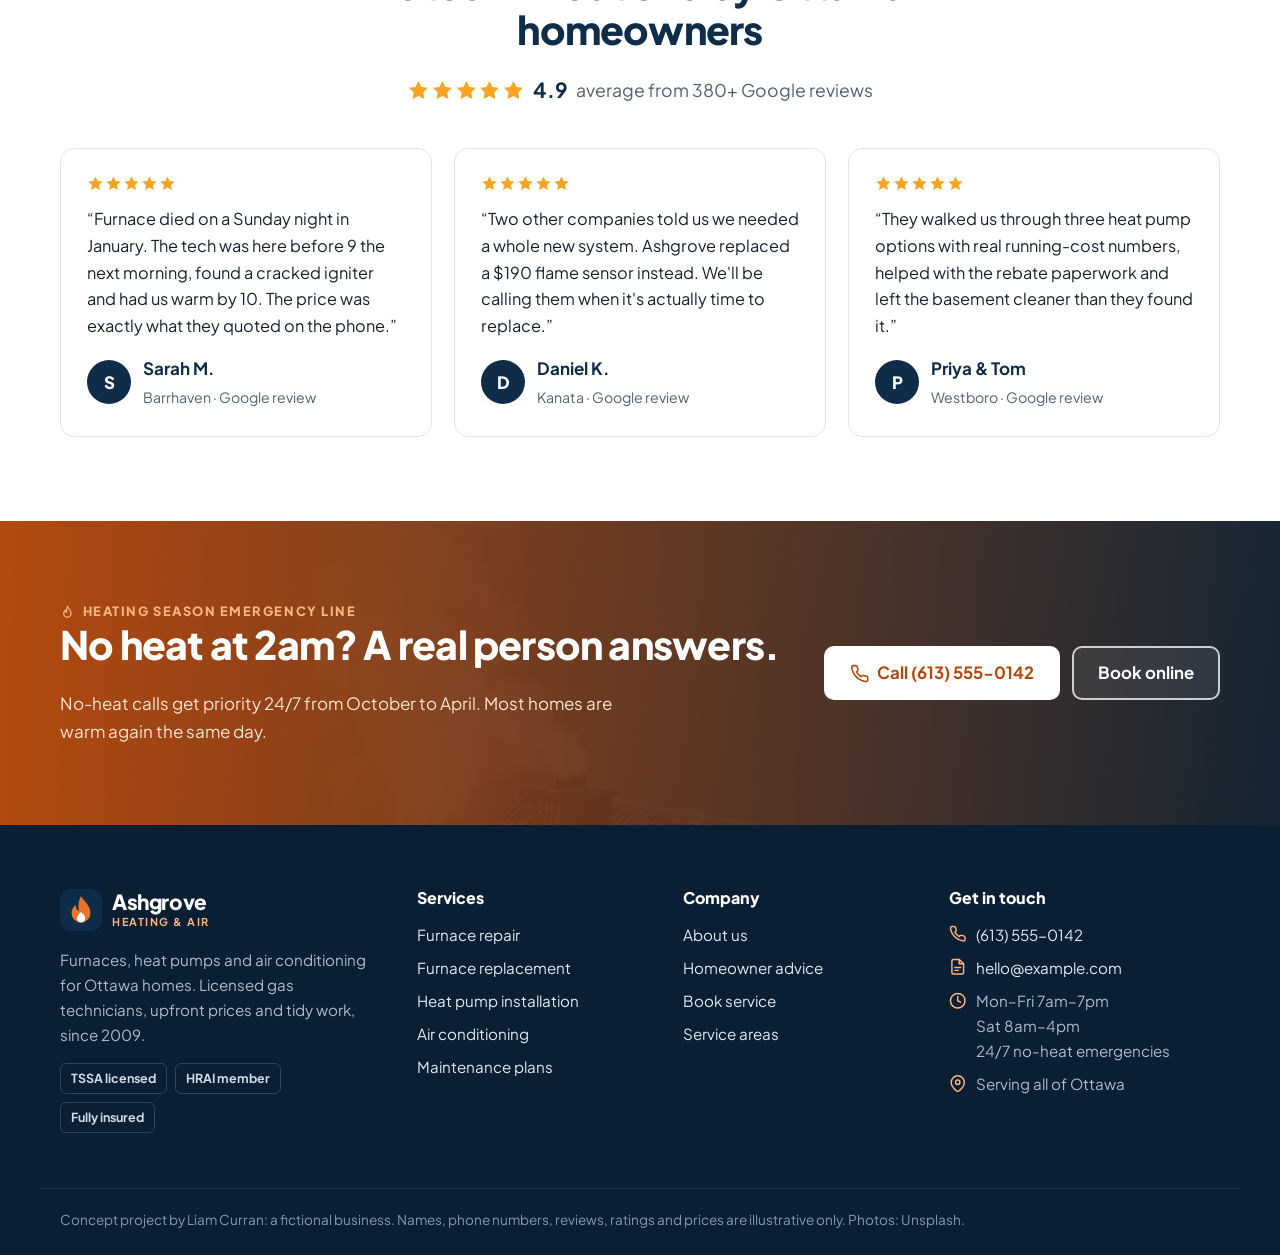
<file: docs/about.html>
<!doctype html>
<html lang="en-CA">
<head>
<meta charset="utf-8">
<meta name="viewport" content="width=device-width, initial-scale=1">
<title>About Ashgrove Heating & Air | Ottawa HVAC Company</title>
<meta name="description" content="Ashgrove Heating & Air is an Ottawa heating and cooling company built on upfront prices, repair-first advice and tidy work. Meet the team's approach.">
<link rel="canonical" href="https://liampcurran.github.io/ashgrove-heating/about.html">
<meta property="og:type" content="website">
<meta property="og:site_name" content="Ashgrove Heating & Air">
<meta property="og:title" content="About Ashgrove Heating & Air | Ottawa HVAC Company">
<meta property="og:description" content="Ashgrove Heating & Air is an Ottawa heating and cooling company built on upfront prices, repair-first advice and tidy work. Meet the team's approach.">
<meta property="og:url" content="https://liampcurran.github.io/ashgrove-heating/about.html">
<meta property="og:image" content="https://liampcurran.github.io/ashgrove-heating/assets/og.png">
<meta property="og:locale" content="en_CA">
<meta name="twitter:card" content="summary_large_image">
<meta name="theme-color" content="#0f2c48">
<link rel="icon" href="assets/logo.svg" type="image/svg+xml">
<link rel="preload" href="assets/jakarta.woff2" as="font" type="font/woff2" crossorigin>
<link rel="preload" as="image" type="image/webp" href="assets/img/cozy-800.webp" imagesrcset="assets/img/cozy-800.webp 800w, assets/img/cozy-1440.webp 1440w" imagesizes="100vw" fetchpriority="high">
<link rel="stylesheet" href="assets/style.css">
<script type="application/ld+json">{"@context":"https://schema.org","@type":"BreadcrumbList","itemListElement":[{"@type":"ListItem","position":1,"name":"Home","item":"https://liampcurran.github.io/ashgrove-heating/"},{"@type":"ListItem","position":2,"name":"About","item":"https://liampcurran.github.io/ashgrove-heating/about.html"}]}</script>
</head>
<body>
<a class="skip" href="#main">Skip to content</a>
<div class="topbar"><div class="wrap">
<span class="tb-emerg"><svg class="i" viewBox="0 0 24 24" aria-hidden="true" fill="none" stroke="currentColor" stroke-width="2" stroke-linecap="round" stroke-linejoin="round"><path d="M12 2c3 4.5 6 7 6 12a6 6 0 0 1-12 0c0-3 1.5-4.5 3-6 0 2 .8 3.5 2 4-.6-4 0-7 1-10z"/></svg> No heat? 24/7 emergency service</span>
<span class="tb-rating"><span class="stars" role="img" aria-label="5 out of 5 stars"><svg class="i" viewBox="0 0 24 24" aria-hidden="true"><path fill="currentColor" d="m12 2 3.1 6.3 6.9 1-5 4.9 1.2 6.8L12 17.8 5.8 21l1.2-6.8-5-4.9 6.9-1z"/></svg><svg class="i" viewBox="0 0 24 24" aria-hidden="true"><path fill="currentColor" d="m12 2 3.1 6.3 6.9 1-5 4.9 1.2 6.8L12 17.8 5.8 21l1.2-6.8-5-4.9 6.9-1z"/></svg><svg class="i" viewBox="0 0 24 24" aria-hidden="true"><path fill="currentColor" d="m12 2 3.1 6.3 6.9 1-5 4.9 1.2 6.8L12 17.8 5.8 21l1.2-6.8-5-4.9 6.9-1z"/></svg><svg class="i" viewBox="0 0 24 24" aria-hidden="true"><path fill="currentColor" d="m12 2 3.1 6.3 6.9 1-5 4.9 1.2 6.8L12 17.8 5.8 21l1.2-6.8-5-4.9 6.9-1z"/></svg><svg class="i" viewBox="0 0 24 24" aria-hidden="true"><path fill="currentColor" d="m12 2 3.1 6.3 6.9 1-5 4.9 1.2 6.8L12 17.8 5.8 21l1.2-6.8-5-4.9 6.9-1z"/></svg></span> <strong>4.9</strong> from 380+ Google reviews</span>
<span class="tb-hours"><svg class="i" viewBox="0 0 24 24" aria-hidden="true" fill="none" stroke="currentColor" stroke-width="2" stroke-linecap="round" stroke-linejoin="round"><circle cx="12" cy="12" r="10"/><path d="M12 6v6l4 2"/></svg> Mon–Fri 7am–7pm · Sat 8am–4pm</span>
</div></div>
<header class="site"><div class="wrap">
<a class="brand" href="index.html"><svg viewBox="0 0 40 40" aria-hidden="true"><rect width="40" height="40" rx="10" fill="#0f2c48"/><path d="M20 7c4 6 9 9 9 16a9 9 0 0 1-18 0c0-4 2-6 4-8 0 3 1 5 3 6-1-6 0-10 2-14z" fill="#e8742a"/><path d="M20 22c2 2 4 3 4 6a4 4 0 0 1-8 0c0-2 2-4 4-6z" fill="#fff"/></svg><span>Ashgrove<small>Heating &amp; Air</small></span></a>
<nav class="main" aria-label="Main"><ul><li><a href="index.html">Home</a></li><li><a href="services.html">Services</a></li><li><a href="furnace-repair-ottawa.html">Furnace Repair</a></li><li><a href="heat-pump-installation-ottawa.html">Heat Pumps</a></li><li><a href="about.html" aria-current="page">About</a></li><li><a href="blog/">Advice</a></li><li><a href="contact.html">Contact</a></li></ul></nav>
<div class="h-actions">
<a class="h-phone" href="tel:+16135550142" aria-label="Call (613) 555-0142, 24/7"><svg class="i" viewBox="0 0 24 24" aria-hidden="true" fill="none" stroke="currentColor" stroke-width="2" stroke-linecap="round" stroke-linejoin="round"><path d="M22 16.9v3a2 2 0 0 1-2.2 2 19.8 19.8 0 0 1-8.6-3.1 19.5 19.5 0 0 1-6-6A19.8 19.8 0 0 1 2.1 4.2 2 2 0 0 1 4.1 2h3a2 2 0 0 1 2 1.7c.1 1 .4 1.9.7 2.8a2 2 0 0 1-.5 2.1L8 9.9a16 16 0 0 0 6 6l1.3-1.3a2 2 0 0 1 2.1-.4c.9.3 1.8.6 2.8.7a2 2 0 0 1 1.7 2z"/></svg><span><small>Call 24/7</small>(613) 555-0142</span></a>
<a class="btn" href="contact.html">Book service</a>
<details class="menu"><summary aria-label="Open menu"><span></span><span></span><span></span></summary><nav aria-label="Mobile"><ul><li><a href="index.html">Home</a></li><li><a href="services.html">Services</a></li><li><a href="furnace-repair-ottawa.html">Furnace Repair</a></li><li><a href="heat-pump-installation-ottawa.html">Heat Pumps</a></li><li><a href="about.html" aria-current="page">About</a></li><li><a href="blog/">Advice</a></li><li><a href="contact.html">Contact</a></li></ul>
<a class="btn btn-block" href="tel:+16135550142">Call (613) 555-0142</a></nav></details>
</div>
</div></header>
<main id="main">
<section class="page-hero">
<img class="bg" src="assets/img/cozy-800.webp" srcset="assets/img/cozy-800.webp 800w, assets/img/cozy-1440.webp 1440w" sizes="100vw" width="1440" height="1080" alt="" fetchpriority="high" decoding="async">
<div class="wrap"><nav class="crumbs" aria-label="Breadcrumb"><a href="index.html">Home</a> <span>/</span> About</nav>
<h1>A heating company that tells you the truth</h1><p class="lede">Local, independent and not paid on commission, since 2009.</p>
<ul class="hero-trust"><li><svg class="i" viewBox="0 0 24 24" aria-hidden="true" fill="none" stroke="currentColor" stroke-width="2" stroke-linecap="round" stroke-linejoin="round"><path d="M20 6 9 17l-5-5"/></svg> Licensed gas technicians</li><li><svg class="i" viewBox="0 0 24 24" aria-hidden="true" fill="none" stroke="currentColor" stroke-width="2" stroke-linecap="round" stroke-linejoin="round"><path d="M20 6 9 17l-5-5"/></svg> Price before work starts</li><li><svg class="i" viewBox="0 0 24 24" aria-hidden="true" fill="none" stroke="currentColor" stroke-width="2" stroke-linecap="round" stroke-linejoin="round"><path d="M20 6 9 17l-5-5"/></svg> 4.9★ from 380+ reviews</li></ul>
</div></section><section class="block"><div class="wrap split">
<div class="prose">
<p class="lead-p">Ashgrove started with a simple frustration: too many homeowners were being sold new furnaces they didn't need. A cracked igniter would become a $7,000 replacement because that's what paid the best commission.</p>
<p>We work differently. Our technicians aren't paid on commission. Their job is to find the real problem, explain it in plain English and give you options. Sometimes that means a new system. More often it means a $180 part and a clean filter.</p>
<h2>What you can expect from us</h2>
<ul class="ticks lg">
<li><svg class="i" viewBox="0 0 24 24" aria-hidden="true" fill="none" stroke="currentColor" stroke-width="2" stroke-linecap="round" stroke-linejoin="round"><path d="M20 6 9 17l-5-5"/></svg> <span><strong>A firm price before work starts.</strong> If we find something else, we stop and ask.</span></li>
<li><svg class="i" viewBox="0 0 24 24" aria-hidden="true" fill="none" stroke="currentColor" stroke-width="2" stroke-linecap="round" stroke-linejoin="round"><path d="M20 6 9 17l-5-5"/></svg> <span><strong>Licensed, background-checked technicians</strong> who wear boot covers and use drop cloths.</span></li>
<li><svg class="i" viewBox="0 0 24 24" aria-hidden="true" fill="none" stroke="currentColor" stroke-width="2" stroke-linecap="round" stroke-linejoin="round"><path d="M20 6 9 17l-5-5"/></svg> <span><strong>A short written summary</strong> of every visit: what we found, what we did and what to watch for.</span></li>
<li><svg class="i" viewBox="0 0 24 24" aria-hidden="true" fill="none" stroke="currentColor" stroke-width="2" stroke-linecap="round" stroke-linejoin="round"><path d="M20 6 9 17l-5-5"/></svg> <span><strong>A phone that gets answered,</strong> by a person, including on cold January nights.</span></li>
</ul>
<h2>Where we work</h2>
<p>We're an Ottawa company serving homes from Kanata and Stittsville to Orléans, and from Manotick up to Centretown. See the full list in our <a href="index.html#areas">service areas</a>.</p>
</div>
<div class="about-side">
<div class="stats stack">
<div><strong>15+</strong><span>years in Ottawa</span></div>
<div><strong>6,200+</strong><span>homes serviced</span></div>
<div><strong>4.9★</strong><span>from 380+ reviews</span></div></div>
<img src="assets/img/gauges-800.webp" srcset="assets/img/gauges-800.webp 800w, assets/img/gauges-1440.webp 1440w" sizes="(max-width:900px) 100vw, 480px" width="1440" height="960" alt="Technician checking refrigerant pressure on an outdoor unit" loading="lazy" decoding="async">
</div></div></section>
<section class="block"><div class="wrap">
<div class="sec-head center"><p class="eyebrow">Reviews</p><h2>Rated 4.9 out of 5 by Ottawa homeowners</h2>
<p class="big-rating"><span class="stars" role="img" aria-label="5 out of 5 stars"><svg class="i" viewBox="0 0 24 24" aria-hidden="true"><path fill="currentColor" d="m12 2 3.1 6.3 6.9 1-5 4.9 1.2 6.8L12 17.8 5.8 21l1.2-6.8-5-4.9 6.9-1z"/></svg><svg class="i" viewBox="0 0 24 24" aria-hidden="true"><path fill="currentColor" d="m12 2 3.1 6.3 6.9 1-5 4.9 1.2 6.8L12 17.8 5.8 21l1.2-6.8-5-4.9 6.9-1z"/></svg><svg class="i" viewBox="0 0 24 24" aria-hidden="true"><path fill="currentColor" d="m12 2 3.1 6.3 6.9 1-5 4.9 1.2 6.8L12 17.8 5.8 21l1.2-6.8-5-4.9 6.9-1z"/></svg><svg class="i" viewBox="0 0 24 24" aria-hidden="true"><path fill="currentColor" d="m12 2 3.1 6.3 6.9 1-5 4.9 1.2 6.8L12 17.8 5.8 21l1.2-6.8-5-4.9 6.9-1z"/></svg><svg class="i" viewBox="0 0 24 24" aria-hidden="true"><path fill="currentColor" d="m12 2 3.1 6.3 6.9 1-5 4.9 1.2 6.8L12 17.8 5.8 21l1.2-6.8-5-4.9 6.9-1z"/></svg></span> <strong>4.9</strong> average from 380+ Google reviews</p></div>
<div class="grid c3"><figure class="review"><span class="stars" role="img" aria-label="5 out of 5 stars"><svg class="i" viewBox="0 0 24 24" aria-hidden="true"><path fill="currentColor" d="m12 2 3.1 6.3 6.9 1-5 4.9 1.2 6.8L12 17.8 5.8 21l1.2-6.8-5-4.9 6.9-1z"/></svg><svg class="i" viewBox="0 0 24 24" aria-hidden="true"><path fill="currentColor" d="m12 2 3.1 6.3 6.9 1-5 4.9 1.2 6.8L12 17.8 5.8 21l1.2-6.8-5-4.9 6.9-1z"/></svg><svg class="i" viewBox="0 0 24 24" aria-hidden="true"><path fill="currentColor" d="m12 2 3.1 6.3 6.9 1-5 4.9 1.2 6.8L12 17.8 5.8 21l1.2-6.8-5-4.9 6.9-1z"/></svg><svg class="i" viewBox="0 0 24 24" aria-hidden="true"><path fill="currentColor" d="m12 2 3.1 6.3 6.9 1-5 4.9 1.2 6.8L12 17.8 5.8 21l1.2-6.8-5-4.9 6.9-1z"/></svg><svg class="i" viewBox="0 0 24 24" aria-hidden="true"><path fill="currentColor" d="m12 2 3.1 6.3 6.9 1-5 4.9 1.2 6.8L12 17.8 5.8 21l1.2-6.8-5-4.9 6.9-1z"/></svg></span><blockquote>“Furnace died on a Sunday night in January. The tech was here before 9 the next morning, found a cracked igniter and had us warm by 10. The price was exactly what they quoted on the phone.”</blockquote>
<figcaption><span class="av">S</span><span><strong>Sarah M.</strong><small>Barrhaven · Google review</small></span></figcaption></figure><figure class="review"><span class="stars" role="img" aria-label="5 out of 5 stars"><svg class="i" viewBox="0 0 24 24" aria-hidden="true"><path fill="currentColor" d="m12 2 3.1 6.3 6.9 1-5 4.9 1.2 6.8L12 17.8 5.8 21l1.2-6.8-5-4.9 6.9-1z"/></svg><svg class="i" viewBox="0 0 24 24" aria-hidden="true"><path fill="currentColor" d="m12 2 3.1 6.3 6.9 1-5 4.9 1.2 6.8L12 17.8 5.8 21l1.2-6.8-5-4.9 6.9-1z"/></svg><svg class="i" viewBox="0 0 24 24" aria-hidden="true"><path fill="currentColor" d="m12 2 3.1 6.3 6.9 1-5 4.9 1.2 6.8L12 17.8 5.8 21l1.2-6.8-5-4.9 6.9-1z"/></svg><svg class="i" viewBox="0 0 24 24" aria-hidden="true"><path fill="currentColor" d="m12 2 3.1 6.3 6.9 1-5 4.9 1.2 6.8L12 17.8 5.8 21l1.2-6.8-5-4.9 6.9-1z"/></svg><svg class="i" viewBox="0 0 24 24" aria-hidden="true"><path fill="currentColor" d="m12 2 3.1 6.3 6.9 1-5 4.9 1.2 6.8L12 17.8 5.8 21l1.2-6.8-5-4.9 6.9-1z"/></svg></span><blockquote>“Two other companies told us we needed a whole new system. Ashgrove replaced a $190 flame sensor instead. We'll be calling them when it's actually time to replace.”</blockquote>
<figcaption><span class="av">D</span><span><strong>Daniel K.</strong><small>Kanata · Google review</small></span></figcaption></figure><figure class="review"><span class="stars" role="img" aria-label="5 out of 5 stars"><svg class="i" viewBox="0 0 24 24" aria-hidden="true"><path fill="currentColor" d="m12 2 3.1 6.3 6.9 1-5 4.9 1.2 6.8L12 17.8 5.8 21l1.2-6.8-5-4.9 6.9-1z"/></svg><svg class="i" viewBox="0 0 24 24" aria-hidden="true"><path fill="currentColor" d="m12 2 3.1 6.3 6.9 1-5 4.9 1.2 6.8L12 17.8 5.8 21l1.2-6.8-5-4.9 6.9-1z"/></svg><svg class="i" viewBox="0 0 24 24" aria-hidden="true"><path fill="currentColor" d="m12 2 3.1 6.3 6.9 1-5 4.9 1.2 6.8L12 17.8 5.8 21l1.2-6.8-5-4.9 6.9-1z"/></svg><svg class="i" viewBox="0 0 24 24" aria-hidden="true"><path fill="currentColor" d="m12 2 3.1 6.3 6.9 1-5 4.9 1.2 6.8L12 17.8 5.8 21l1.2-6.8-5-4.9 6.9-1z"/></svg><svg class="i" viewBox="0 0 24 24" aria-hidden="true"><path fill="currentColor" d="m12 2 3.1 6.3 6.9 1-5 4.9 1.2 6.8L12 17.8 5.8 21l1.2-6.8-5-4.9 6.9-1z"/></svg></span><blockquote>“They walked us through three heat pump options with real running-cost numbers, helped with the rebate paperwork and left the basement cleaner than they found it.”</blockquote>
<figcaption><span class="av">P</span><span><strong>Priya &amp; Tom</strong><small>Westboro · Google review</small></span></figcaption></figure></div></div></section>
<section class="emerg">
<img class="bg" src="assets/img/winter-800.webp" srcset="assets/img/winter-800.webp 800w, assets/img/winter-1440.webp 1440w" sizes="100vw" width="1440" height="810" alt="" loading="lazy" decoding="async">
<div class="wrap"><div>
<p class="eyebrow light"><svg class="i" viewBox="0 0 24 24" aria-hidden="true" fill="none" stroke="currentColor" stroke-width="2" stroke-linecap="round" stroke-linejoin="round"><path d="M12 2c3 4.5 6 7 6 12a6 6 0 0 1-12 0c0-3 1.5-4.5 3-6 0 2 .8 3.5 2 4-.6-4 0-7 1-10z"/></svg> Heating season emergency line</p>
<h2>No heat at 2am? A real person answers.</h2>
<p>No-heat calls get priority 24/7 from October to April. Most homes are warm again the same day.</p></div>
<div class="emerg-ctas"><a class="btn btn-lg" href="tel:+16135550142"><svg class="i" viewBox="0 0 24 24" aria-hidden="true" fill="none" stroke="currentColor" stroke-width="2" stroke-linecap="round" stroke-linejoin="round"><path d="M22 16.9v3a2 2 0 0 1-2.2 2 19.8 19.8 0 0 1-8.6-3.1 19.5 19.5 0 0 1-6-6A19.8 19.8 0 0 1 2.1 4.2 2 2 0 0 1 4.1 2h3a2 2 0 0 1 2 1.7c.1 1 .4 1.9.7 2.8a2 2 0 0 1-.5 2.1L8 9.9a16 16 0 0 0 6 6l1.3-1.3a2 2 0 0 1 2.1-.4c.9.3 1.8.6 2.8.7a2 2 0 0 1 1.7 2z"/></svg> Call (613) 555-0142</a>
<a class="btn btn-lg btn-ghost-light" href="contact.html">Book online</a></div>
</div></section>
</main>
<footer class="site">
<div class="wrap f-grid">
<div class="f-brand"><a class="brand light" href="index.html"><svg viewBox="0 0 40 40" aria-hidden="true"><rect width="40" height="40" rx="10" fill="#0f2c48"/><path d="M20 7c4 6 9 9 9 16a9 9 0 0 1-18 0c0-4 2-6 4-8 0 3 1 5 3 6-1-6 0-10 2-14z" fill="#e8742a"/><path d="M20 22c2 2 4 3 4 6a4 4 0 0 1-8 0c0-2 2-4 4-6z" fill="#fff"/></svg><span>Ashgrove<small>Heating &amp; Air</small></span></a>
<p>Furnaces, heat pumps and air conditioning for Ottawa homes. Licensed gas technicians, upfront prices and tidy work, since 2009.</p>
<p class="f-badges"><span>TSSA licensed</span><span>HRAI member</span><span>Fully insured</span></p></div>
<div><h2>Services</h2><ul>
<li><a href="furnace-repair-ottawa.html">Furnace repair</a></li>
<li><a href="services.html#furnace">Furnace replacement</a></li>
<li><a href="heat-pump-installation-ottawa.html">Heat pump installation</a></li>
<li><a href="services.html#ac">Air conditioning</a></li>
<li><a href="services.html#maintenance">Maintenance plans</a></li></ul></div>
<div><h2>Company</h2><ul>
<li><a href="about.html">About us</a></li>
<li><a href="blog/">Homeowner advice</a></li>
<li><a href="contact.html">Book service</a></li>
<li><a href="index.html#areas">Service areas</a></li></ul></div>
<div><h2>Get in touch</h2><ul class="f-contact">
<li><svg class="i" viewBox="0 0 24 24" aria-hidden="true" fill="none" stroke="currentColor" stroke-width="2" stroke-linecap="round" stroke-linejoin="round"><path d="M22 16.9v3a2 2 0 0 1-2.2 2 19.8 19.8 0 0 1-8.6-3.1 19.5 19.5 0 0 1-6-6A19.8 19.8 0 0 1 2.1 4.2 2 2 0 0 1 4.1 2h3a2 2 0 0 1 2 1.7c.1 1 .4 1.9.7 2.8a2 2 0 0 1-.5 2.1L8 9.9a16 16 0 0 0 6 6l1.3-1.3a2 2 0 0 1 2.1-.4c.9.3 1.8.6 2.8.7a2 2 0 0 1 1.7 2z"/></svg><a href="tel:+16135550142">(613) 555-0142</a></li>
<li><svg class="i" viewBox="0 0 24 24" aria-hidden="true" fill="none" stroke="currentColor" stroke-width="2" stroke-linecap="round" stroke-linejoin="round"><path d="M14 2H6a2 2 0 0 0-2 2v16a2 2 0 0 0 2 2h12a2 2 0 0 0 2-2V8z"/><path d="M14 2v6h6M8 13h8M8 17h5"/></svg><a href="mailto:hello@example.com">hello@example.com</a></li>
<li><svg class="i" viewBox="0 0 24 24" aria-hidden="true" fill="none" stroke="currentColor" stroke-width="2" stroke-linecap="round" stroke-linejoin="round"><circle cx="12" cy="12" r="10"/><path d="M12 6v6l4 2"/></svg><span>Mon–Fri 7am–7pm<br>Sat 8am–4pm<br>24/7 no-heat emergencies</span></li>
<li><svg class="i" viewBox="0 0 24 24" aria-hidden="true" fill="none" stroke="currentColor" stroke-width="2" stroke-linecap="round" stroke-linejoin="round"><path d="M21 10c0 7-9 13-9 13S3 17 3 10a9 9 0 0 1 18 0z"/><circle cx="12" cy="10" r="3"/></svg><span>Serving all of Ottawa</span></li></ul></div>
</div>
<div class="wrap concept">Concept project by Liam Curran: a fictional business. Names, phone numbers, reviews, ratings and prices are illustrative only. Photos: Unsplash.</div>
</footer>
<div class="mbar"><a href="tel:+16135550142"><svg class="i" viewBox="0 0 24 24" aria-hidden="true" fill="none" stroke="currentColor" stroke-width="2" stroke-linecap="round" stroke-linejoin="round"><path d="M22 16.9v3a2 2 0 0 1-2.2 2 19.8 19.8 0 0 1-8.6-3.1 19.5 19.5 0 0 1-6-6A19.8 19.8 0 0 1 2.1 4.2 2 2 0 0 1 4.1 2h3a2 2 0 0 1 2 1.7c.1 1 .4 1.9.7 2.8a2 2 0 0 1-.5 2.1L8 9.9a16 16 0 0 0 6 6l1.3-1.3a2 2 0 0 1 2.1-.4c.9.3 1.8.6 2.8.7a2 2 0 0 1 1.7 2z"/></svg> Call now</a><a class="q" href="contact.html"><svg class="i" viewBox="0 0 24 24" aria-hidden="true" fill="none" stroke="currentColor" stroke-width="2" stroke-linecap="round" stroke-linejoin="round"><path d="M14 2H6a2 2 0 0 0-2 2v16a2 2 0 0 0 2 2h12a2 2 0 0 0 2-2V8z"/><path d="M14 2v6h6M8 13h8M8 17h5"/></svg> Free quote</a></div>
<script src="assets/site.js" defer></script>
</body>
</html>
</file>
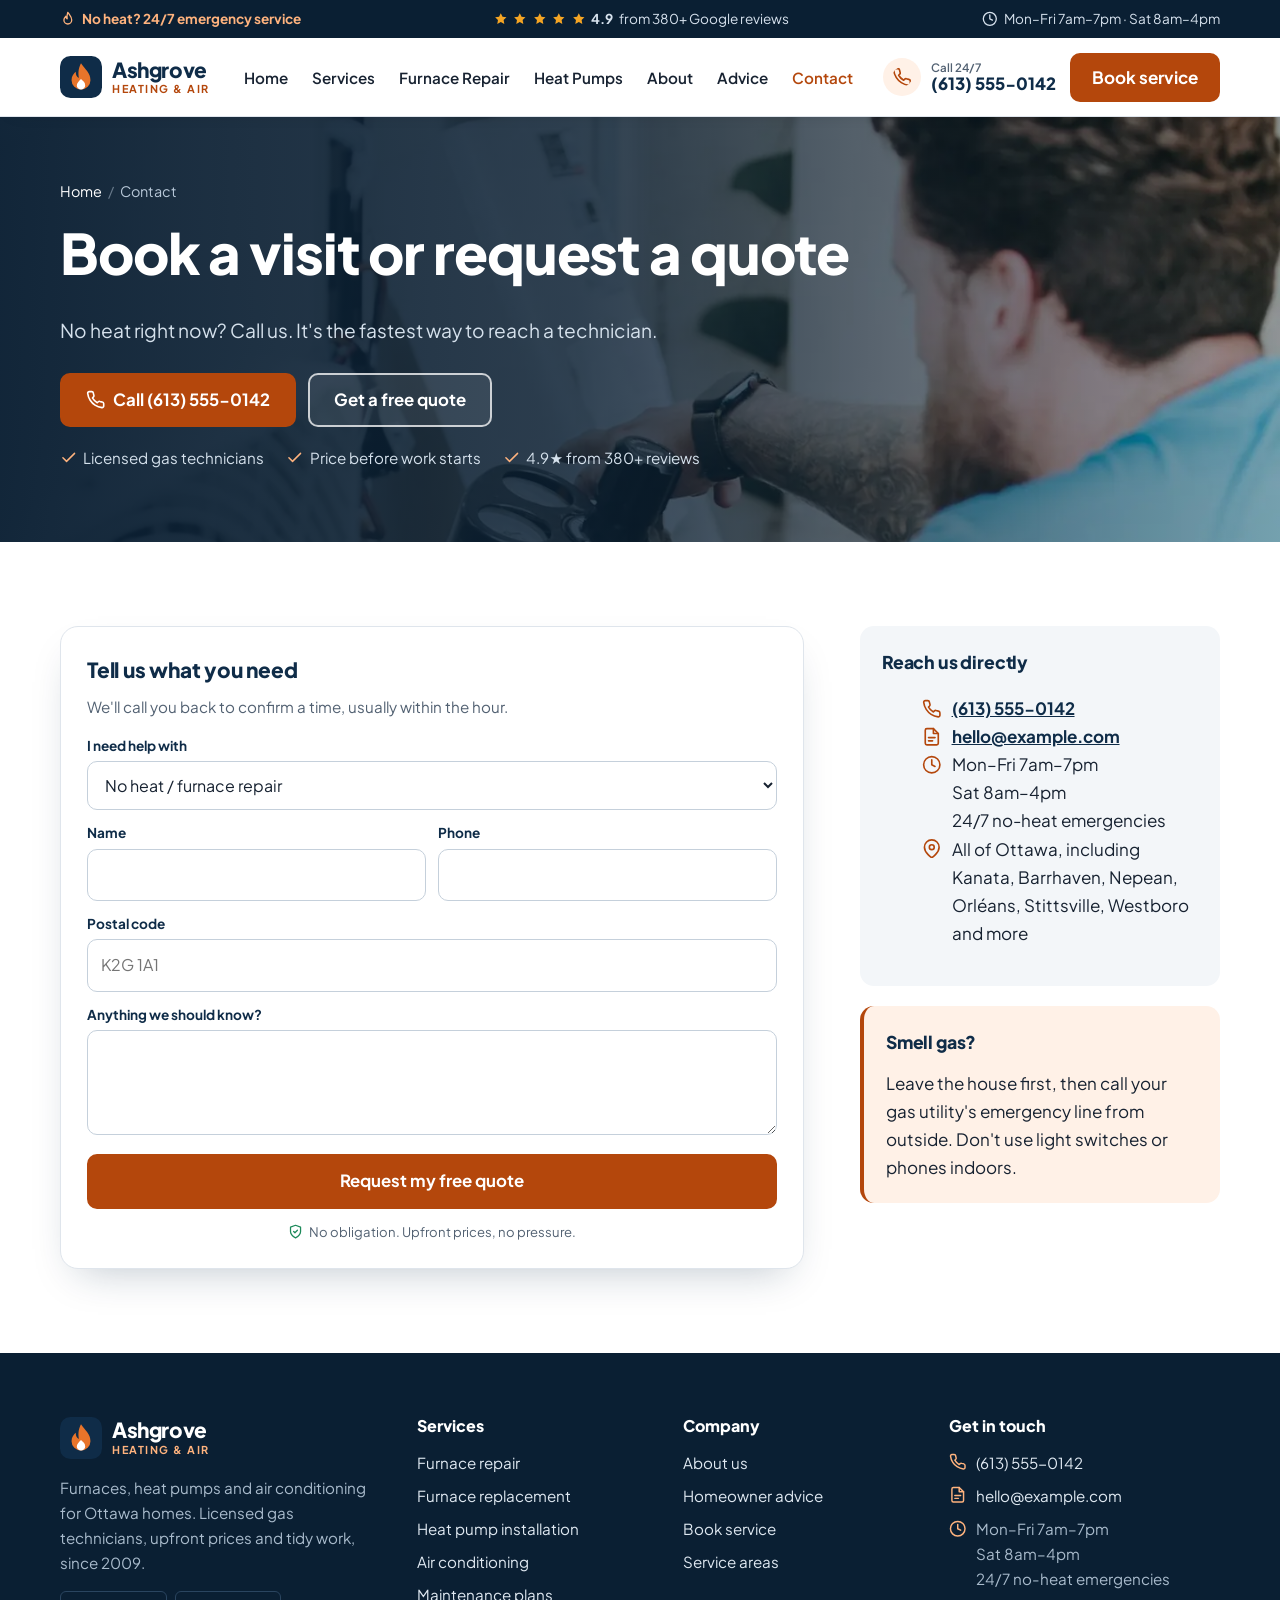
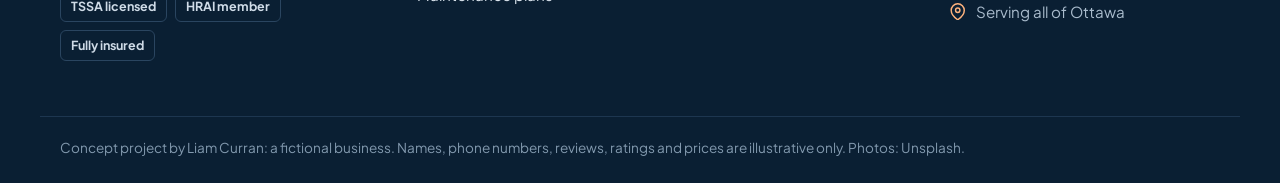
<file: docs/contact.html>
<!doctype html>
<html lang="en-CA">
<head>
<meta charset="utf-8">
<meta name="viewport" content="width=device-width, initial-scale=1">
<title>Contact Ashgrove Heating & Air | Book Service in Ottawa</title>
<meta name="description" content="Book furnace, heat pump or AC service in Ottawa. Call (613) 555-0142 or request a free quote online. 24/7 no-heat calls in heating season.">
<link rel="canonical" href="https://liampcurran.github.io/ashgrove-heating/contact.html">
<meta property="og:type" content="website">
<meta property="og:site_name" content="Ashgrove Heating & Air">
<meta property="og:title" content="Contact Ashgrove Heating & Air | Book Service in Ottawa">
<meta property="og:description" content="Book furnace, heat pump or AC service in Ottawa. Call (613) 555-0142 or request a free quote online. 24/7 no-heat calls in heating season.">
<meta property="og:url" content="https://liampcurran.github.io/ashgrove-heating/contact.html">
<meta property="og:image" content="https://liampcurran.github.io/ashgrove-heating/assets/og.png">
<meta property="og:locale" content="en_CA">
<meta name="twitter:card" content="summary_large_image">
<meta name="theme-color" content="#0f2c48">
<link rel="icon" href="assets/logo.svg" type="image/svg+xml">
<link rel="preload" href="assets/jakarta.woff2" as="font" type="font/woff2" crossorigin>
<link rel="preload" as="image" type="image/webp" href="assets/img/hero-800.webp" imagesrcset="assets/img/hero-800.webp 800w, assets/img/hero-1440.webp 1440w" imagesizes="100vw" fetchpriority="high">
<link rel="stylesheet" href="assets/style.css">
<script type="application/ld+json">{"@context":"https://schema.org","@type":"BreadcrumbList","itemListElement":[{"@type":"ListItem","position":1,"name":"Home","item":"https://liampcurran.github.io/ashgrove-heating/"},{"@type":"ListItem","position":2,"name":"Contact","item":"https://liampcurran.github.io/ashgrove-heating/contact.html"}]}</script>
<script type="application/ld+json">{"@context":"https://schema.org","@type":"HVACBusiness","@id":"https://liampcurran.github.io/ashgrove-heating/#business","name":"Ashgrove Heating & Air","url":"https://liampcurran.github.io/ashgrove-heating/","telephone":"+16135550142","email":"hello@example.com","image":"https://liampcurran.github.io/ashgrove-heating/assets/og.png","logo":"https://liampcurran.github.io/ashgrove-heating/assets/logo.svg","priceRange":"$$","description":"Furnace, heat pump and air conditioning installation, repair and maintenance across Ottawa. (Concept project: fictional business.)","address":{"@type":"PostalAddress","addressLocality":"Ottawa","addressRegion":"ON","addressCountry":"CA"},"areaServed":[{"@type":"City","name":"Ottawa"},{"@type":"Place","name":"Kanata, Ottawa"},{"@type":"Place","name":"Barrhaven, Ottawa"},{"@type":"Place","name":"Nepean, Ottawa"},{"@type":"Place","name":"Orléans, Ottawa"},{"@type":"Place","name":"Stittsville, Ottawa"},{"@type":"Place","name":"Westboro, Ottawa"},{"@type":"Place","name":"The Glebe, Ottawa"},{"@type":"Place","name":"Alta Vista, Ottawa"},{"@type":"Place","name":"Manotick, Ottawa"},{"@type":"Place","name":"Riverside South, Ottawa"},{"@type":"Place","name":"Gloucester, Ottawa"},{"@type":"Place","name":"Centretown, Ottawa"},{"@type":"Place","name":"Hintonburg, Ottawa"},{"@type":"Place","name":"Old Ottawa South, Ottawa"},{"@type":"Place","name":"Greely, Ottawa"},{"@type":"Place","name":"Carp, Ottawa"}],"openingHoursSpecification":[{"@type":"OpeningHoursSpecification","dayOfWeek":["Monday","Tuesday","Wednesday","Thursday","Friday"],"opens":"07:00","closes":"19:00"},{"@type":"OpeningHoursSpecification","dayOfWeek":"Saturday","opens":"08:00","closes":"16:00"}]}</script>
</head>
<body>
<a class="skip" href="#main">Skip to content</a>
<div class="topbar"><div class="wrap">
<span class="tb-emerg"><svg class="i" viewBox="0 0 24 24" aria-hidden="true" fill="none" stroke="currentColor" stroke-width="2" stroke-linecap="round" stroke-linejoin="round"><path d="M12 2c3 4.5 6 7 6 12a6 6 0 0 1-12 0c0-3 1.5-4.5 3-6 0 2 .8 3.5 2 4-.6-4 0-7 1-10z"/></svg> No heat? 24/7 emergency service</span>
<span class="tb-rating"><span class="stars" role="img" aria-label="5 out of 5 stars"><svg class="i" viewBox="0 0 24 24" aria-hidden="true"><path fill="currentColor" d="m12 2 3.1 6.3 6.9 1-5 4.9 1.2 6.8L12 17.8 5.8 21l1.2-6.8-5-4.9 6.9-1z"/></svg><svg class="i" viewBox="0 0 24 24" aria-hidden="true"><path fill="currentColor" d="m12 2 3.1 6.3 6.9 1-5 4.9 1.2 6.8L12 17.8 5.8 21l1.2-6.8-5-4.9 6.9-1z"/></svg><svg class="i" viewBox="0 0 24 24" aria-hidden="true"><path fill="currentColor" d="m12 2 3.1 6.3 6.9 1-5 4.9 1.2 6.8L12 17.8 5.8 21l1.2-6.8-5-4.9 6.9-1z"/></svg><svg class="i" viewBox="0 0 24 24" aria-hidden="true"><path fill="currentColor" d="m12 2 3.1 6.3 6.9 1-5 4.9 1.2 6.8L12 17.8 5.8 21l1.2-6.8-5-4.9 6.9-1z"/></svg><svg class="i" viewBox="0 0 24 24" aria-hidden="true"><path fill="currentColor" d="m12 2 3.1 6.3 6.9 1-5 4.9 1.2 6.8L12 17.8 5.8 21l1.2-6.8-5-4.9 6.9-1z"/></svg></span> <strong>4.9</strong> from 380+ Google reviews</span>
<span class="tb-hours"><svg class="i" viewBox="0 0 24 24" aria-hidden="true" fill="none" stroke="currentColor" stroke-width="2" stroke-linecap="round" stroke-linejoin="round"><circle cx="12" cy="12" r="10"/><path d="M12 6v6l4 2"/></svg> Mon–Fri 7am–7pm · Sat 8am–4pm</span>
</div></div>
<header class="site"><div class="wrap">
<a class="brand" href="index.html"><svg viewBox="0 0 40 40" aria-hidden="true"><rect width="40" height="40" rx="10" fill="#0f2c48"/><path d="M20 7c4 6 9 9 9 16a9 9 0 0 1-18 0c0-4 2-6 4-8 0 3 1 5 3 6-1-6 0-10 2-14z" fill="#e8742a"/><path d="M20 22c2 2 4 3 4 6a4 4 0 0 1-8 0c0-2 2-4 4-6z" fill="#fff"/></svg><span>Ashgrove<small>Heating &amp; Air</small></span></a>
<nav class="main" aria-label="Main"><ul><li><a href="index.html">Home</a></li><li><a href="services.html">Services</a></li><li><a href="furnace-repair-ottawa.html">Furnace Repair</a></li><li><a href="heat-pump-installation-ottawa.html">Heat Pumps</a></li><li><a href="about.html">About</a></li><li><a href="blog/">Advice</a></li><li><a href="contact.html" aria-current="page">Contact</a></li></ul></nav>
<div class="h-actions">
<a class="h-phone" href="tel:+16135550142" aria-label="Call (613) 555-0142, 24/7"><svg class="i" viewBox="0 0 24 24" aria-hidden="true" fill="none" stroke="currentColor" stroke-width="2" stroke-linecap="round" stroke-linejoin="round"><path d="M22 16.9v3a2 2 0 0 1-2.2 2 19.8 19.8 0 0 1-8.6-3.1 19.5 19.5 0 0 1-6-6A19.8 19.8 0 0 1 2.1 4.2 2 2 0 0 1 4.1 2h3a2 2 0 0 1 2 1.7c.1 1 .4 1.9.7 2.8a2 2 0 0 1-.5 2.1L8 9.9a16 16 0 0 0 6 6l1.3-1.3a2 2 0 0 1 2.1-.4c.9.3 1.8.6 2.8.7a2 2 0 0 1 1.7 2z"/></svg><span><small>Call 24/7</small>(613) 555-0142</span></a>
<a class="btn" href="contact.html">Book service</a>
<details class="menu"><summary aria-label="Open menu"><span></span><span></span><span></span></summary><nav aria-label="Mobile"><ul><li><a href="index.html">Home</a></li><li><a href="services.html">Services</a></li><li><a href="furnace-repair-ottawa.html">Furnace Repair</a></li><li><a href="heat-pump-installation-ottawa.html">Heat Pumps</a></li><li><a href="about.html">About</a></li><li><a href="blog/">Advice</a></li><li><a href="contact.html" aria-current="page">Contact</a></li></ul>
<a class="btn btn-block" href="tel:+16135550142">Call (613) 555-0142</a></nav></details>
</div>
</div></header>
<main id="main">
<section class="page-hero">
<img class="bg" src="assets/img/hero-800.webp" srcset="assets/img/hero-800.webp 800w, assets/img/hero-1440.webp 1440w" sizes="100vw" width="1440" height="1080" alt="" fetchpriority="high" decoding="async">
<div class="wrap"><nav class="crumbs" aria-label="Breadcrumb"><a href="index.html">Home</a> <span>/</span> Contact</nav>
<h1>Book a visit or request a quote</h1><p class="lede">No heat right now? Call us. It's the fastest way to reach a technician.</p><div class="ctas"><a class="btn btn-lg" href="tel:+16135550142"><svg class="i" viewBox="0 0 24 24" aria-hidden="true" fill="none" stroke="currentColor" stroke-width="2" stroke-linecap="round" stroke-linejoin="round"><path d="M22 16.9v3a2 2 0 0 1-2.2 2 19.8 19.8 0 0 1-8.6-3.1 19.5 19.5 0 0 1-6-6A19.8 19.8 0 0 1 2.1 4.2 2 2 0 0 1 4.1 2h3a2 2 0 0 1 2 1.7c.1 1 .4 1.9.7 2.8a2 2 0 0 1-.5 2.1L8 9.9a16 16 0 0 0 6 6l1.3-1.3a2 2 0 0 1 2.1-.4c.9.3 1.8.6 2.8.7a2 2 0 0 1 1.7 2z"/></svg> Call (613) 555-0142</a><a class="btn btn-lg btn-ghost-light" href="contact.html">Get a free quote</a></div>
<ul class="hero-trust"><li><svg class="i" viewBox="0 0 24 24" aria-hidden="true" fill="none" stroke="currentColor" stroke-width="2" stroke-linecap="round" stroke-linejoin="round"><path d="M20 6 9 17l-5-5"/></svg> Licensed gas technicians</li><li><svg class="i" viewBox="0 0 24 24" aria-hidden="true" fill="none" stroke="currentColor" stroke-width="2" stroke-linecap="round" stroke-linejoin="round"><path d="M20 6 9 17l-5-5"/></svg> Price before work starts</li><li><svg class="i" viewBox="0 0 24 24" aria-hidden="true" fill="none" stroke="currentColor" stroke-width="2" stroke-linecap="round" stroke-linejoin="round"><path d="M20 6 9 17l-5-5"/></svg> 4.9★ from 380+ reviews</li></ul>
</div></section><section class="block"><div class="wrap with-side contact-grid">
<form class="lead-form" id="quote" novalidate>
<p class="f-title">Tell us what you need</p><p class="f-sub">We'll call you back to confirm a time, usually within the hour.</p>
<div class="f-full"><label for="quote-need">I need help with</label>
<select id="quote-need" name="need"><option>No heat / furnace repair</option><option>Heat pump quote</option><option>New furnace quote</option><option>Air conditioning</option><option>Maintenance plan</option><option>Something else</option></select></div>
<div><label for="quote-name">Name</label><input id="quote-name" name="name" autocomplete="name" required></div>
<div><label for="quote-phone">Phone</label><input id="quote-phone" name="phone" type="tel" autocomplete="tel" required></div>
<div class="f-full"><label for="quote-postal">Postal code</label><input id="quote-postal" name="postal" autocomplete="postal-code" placeholder="K2G 1A1"></div>
<div class="f-full"><label for="quote-msg">Anything we should know?</label><textarea id="quote-msg" name="msg" rows="3"></textarea></div>
<button class="btn btn-lg f-full" type="submit">Request my free quote</button>
<p class="f-fine f-full"><svg class="i" viewBox="0 0 24 24" aria-hidden="true" fill="none" stroke="currentColor" stroke-width="2" stroke-linecap="round" stroke-linejoin="round"><path d="M12 22s8-4 8-10V5l-8-3-8 3v7c0 6 8 10 8 10z"/><path d="m9 12 2 2 4-4"/></svg> No obligation. Upfront prices, no pressure.</p>
<p class="form-msg f-full" role="status">Thanks! This is a concept site, so nothing was sent. On a live site this request would go to the office inbox and the CRM, and the customer would get an instant text confirmation.</p>
</form>
<aside class="side">
<div class="side-card"><p class="f-title">Reach us directly</p>
<ul class="f-contact dark">
<li><svg class="i" viewBox="0 0 24 24" aria-hidden="true" fill="none" stroke="currentColor" stroke-width="2" stroke-linecap="round" stroke-linejoin="round"><path d="M22 16.9v3a2 2 0 0 1-2.2 2 19.8 19.8 0 0 1-8.6-3.1 19.5 19.5 0 0 1-6-6A19.8 19.8 0 0 1 2.1 4.2 2 2 0 0 1 4.1 2h3a2 2 0 0 1 2 1.7c.1 1 .4 1.9.7 2.8a2 2 0 0 1-.5 2.1L8 9.9a16 16 0 0 0 6 6l1.3-1.3a2 2 0 0 1 2.1-.4c.9.3 1.8.6 2.8.7a2 2 0 0 1 1.7 2z"/></svg><a href="tel:+16135550142">(613) 555-0142</a></li>
<li><svg class="i" viewBox="0 0 24 24" aria-hidden="true" fill="none" stroke="currentColor" stroke-width="2" stroke-linecap="round" stroke-linejoin="round"><path d="M14 2H6a2 2 0 0 0-2 2v16a2 2 0 0 0 2 2h12a2 2 0 0 0 2-2V8z"/><path d="M14 2v6h6M8 13h8M8 17h5"/></svg><a href="mailto:hello@example.com">hello@example.com</a></li>
<li><svg class="i" viewBox="0 0 24 24" aria-hidden="true" fill="none" stroke="currentColor" stroke-width="2" stroke-linecap="round" stroke-linejoin="round"><circle cx="12" cy="12" r="10"/><path d="M12 6v6l4 2"/></svg><span>Mon–Fri 7am–7pm<br>Sat 8am–4pm<br>24/7 no-heat emergencies</span></li>
<li><svg class="i" viewBox="0 0 24 24" aria-hidden="true" fill="none" stroke="currentColor" stroke-width="2" stroke-linecap="round" stroke-linejoin="round"><path d="M21 10c0 7-9 13-9 13S3 17 3 10a9 9 0 0 1 18 0z"/><circle cx="12" cy="10" r="3"/></svg><span>All of Ottawa, including Kanata, Barrhaven, Nepean, Orléans, Stittsville, Westboro and more</span></li></ul></div>
<div class="side-card warn"><p class="f-title">Smell gas?</p><p>Leave the house first, then call your gas utility's emergency line from outside. Don't use light switches or phones indoors.</p></div>
</aside>
</div></section>
</main>
<footer class="site">
<div class="wrap f-grid">
<div class="f-brand"><a class="brand light" href="index.html"><svg viewBox="0 0 40 40" aria-hidden="true"><rect width="40" height="40" rx="10" fill="#0f2c48"/><path d="M20 7c4 6 9 9 9 16a9 9 0 0 1-18 0c0-4 2-6 4-8 0 3 1 5 3 6-1-6 0-10 2-14z" fill="#e8742a"/><path d="M20 22c2 2 4 3 4 6a4 4 0 0 1-8 0c0-2 2-4 4-6z" fill="#fff"/></svg><span>Ashgrove<small>Heating &amp; Air</small></span></a>
<p>Furnaces, heat pumps and air conditioning for Ottawa homes. Licensed gas technicians, upfront prices and tidy work, since 2009.</p>
<p class="f-badges"><span>TSSA licensed</span><span>HRAI member</span><span>Fully insured</span></p></div>
<div><h2>Services</h2><ul>
<li><a href="furnace-repair-ottawa.html">Furnace repair</a></li>
<li><a href="services.html#furnace">Furnace replacement</a></li>
<li><a href="heat-pump-installation-ottawa.html">Heat pump installation</a></li>
<li><a href="services.html#ac">Air conditioning</a></li>
<li><a href="services.html#maintenance">Maintenance plans</a></li></ul></div>
<div><h2>Company</h2><ul>
<li><a href="about.html">About us</a></li>
<li><a href="blog/">Homeowner advice</a></li>
<li><a href="contact.html">Book service</a></li>
<li><a href="index.html#areas">Service areas</a></li></ul></div>
<div><h2>Get in touch</h2><ul class="f-contact">
<li><svg class="i" viewBox="0 0 24 24" aria-hidden="true" fill="none" stroke="currentColor" stroke-width="2" stroke-linecap="round" stroke-linejoin="round"><path d="M22 16.9v3a2 2 0 0 1-2.2 2 19.8 19.8 0 0 1-8.6-3.1 19.5 19.5 0 0 1-6-6A19.8 19.8 0 0 1 2.1 4.2 2 2 0 0 1 4.1 2h3a2 2 0 0 1 2 1.7c.1 1 .4 1.9.7 2.8a2 2 0 0 1-.5 2.1L8 9.9a16 16 0 0 0 6 6l1.3-1.3a2 2 0 0 1 2.1-.4c.9.3 1.8.6 2.8.7a2 2 0 0 1 1.7 2z"/></svg><a href="tel:+16135550142">(613) 555-0142</a></li>
<li><svg class="i" viewBox="0 0 24 24" aria-hidden="true" fill="none" stroke="currentColor" stroke-width="2" stroke-linecap="round" stroke-linejoin="round"><path d="M14 2H6a2 2 0 0 0-2 2v16a2 2 0 0 0 2 2h12a2 2 0 0 0 2-2V8z"/><path d="M14 2v6h6M8 13h8M8 17h5"/></svg><a href="mailto:hello@example.com">hello@example.com</a></li>
<li><svg class="i" viewBox="0 0 24 24" aria-hidden="true" fill="none" stroke="currentColor" stroke-width="2" stroke-linecap="round" stroke-linejoin="round"><circle cx="12" cy="12" r="10"/><path d="M12 6v6l4 2"/></svg><span>Mon–Fri 7am–7pm<br>Sat 8am–4pm<br>24/7 no-heat emergencies</span></li>
<li><svg class="i" viewBox="0 0 24 24" aria-hidden="true" fill="none" stroke="currentColor" stroke-width="2" stroke-linecap="round" stroke-linejoin="round"><path d="M21 10c0 7-9 13-9 13S3 17 3 10a9 9 0 0 1 18 0z"/><circle cx="12" cy="10" r="3"/></svg><span>Serving all of Ottawa</span></li></ul></div>
</div>
<div class="wrap concept">Concept project by Liam Curran: a fictional business. Names, phone numbers, reviews, ratings and prices are illustrative only. Photos: Unsplash.</div>
</footer>
<div class="mbar"><a href="tel:+16135550142"><svg class="i" viewBox="0 0 24 24" aria-hidden="true" fill="none" stroke="currentColor" stroke-width="2" stroke-linecap="round" stroke-linejoin="round"><path d="M22 16.9v3a2 2 0 0 1-2.2 2 19.8 19.8 0 0 1-8.6-3.1 19.5 19.5 0 0 1-6-6A19.8 19.8 0 0 1 2.1 4.2 2 2 0 0 1 4.1 2h3a2 2 0 0 1 2 1.7c.1 1 .4 1.9.7 2.8a2 2 0 0 1-.5 2.1L8 9.9a16 16 0 0 0 6 6l1.3-1.3a2 2 0 0 1 2.1-.4c.9.3 1.8.6 2.8.7a2 2 0 0 1 1.7 2z"/></svg> Call now</a><a class="q" href="contact.html"><svg class="i" viewBox="0 0 24 24" aria-hidden="true" fill="none" stroke="currentColor" stroke-width="2" stroke-linecap="round" stroke-linejoin="round"><path d="M14 2H6a2 2 0 0 0-2 2v16a2 2 0 0 0 2 2h12a2 2 0 0 0 2-2V8z"/><path d="M14 2v6h6M8 13h8M8 17h5"/></svg> Free quote</a></div>
<script src="assets/site.js" defer></script>
</body>
</html>
</file>
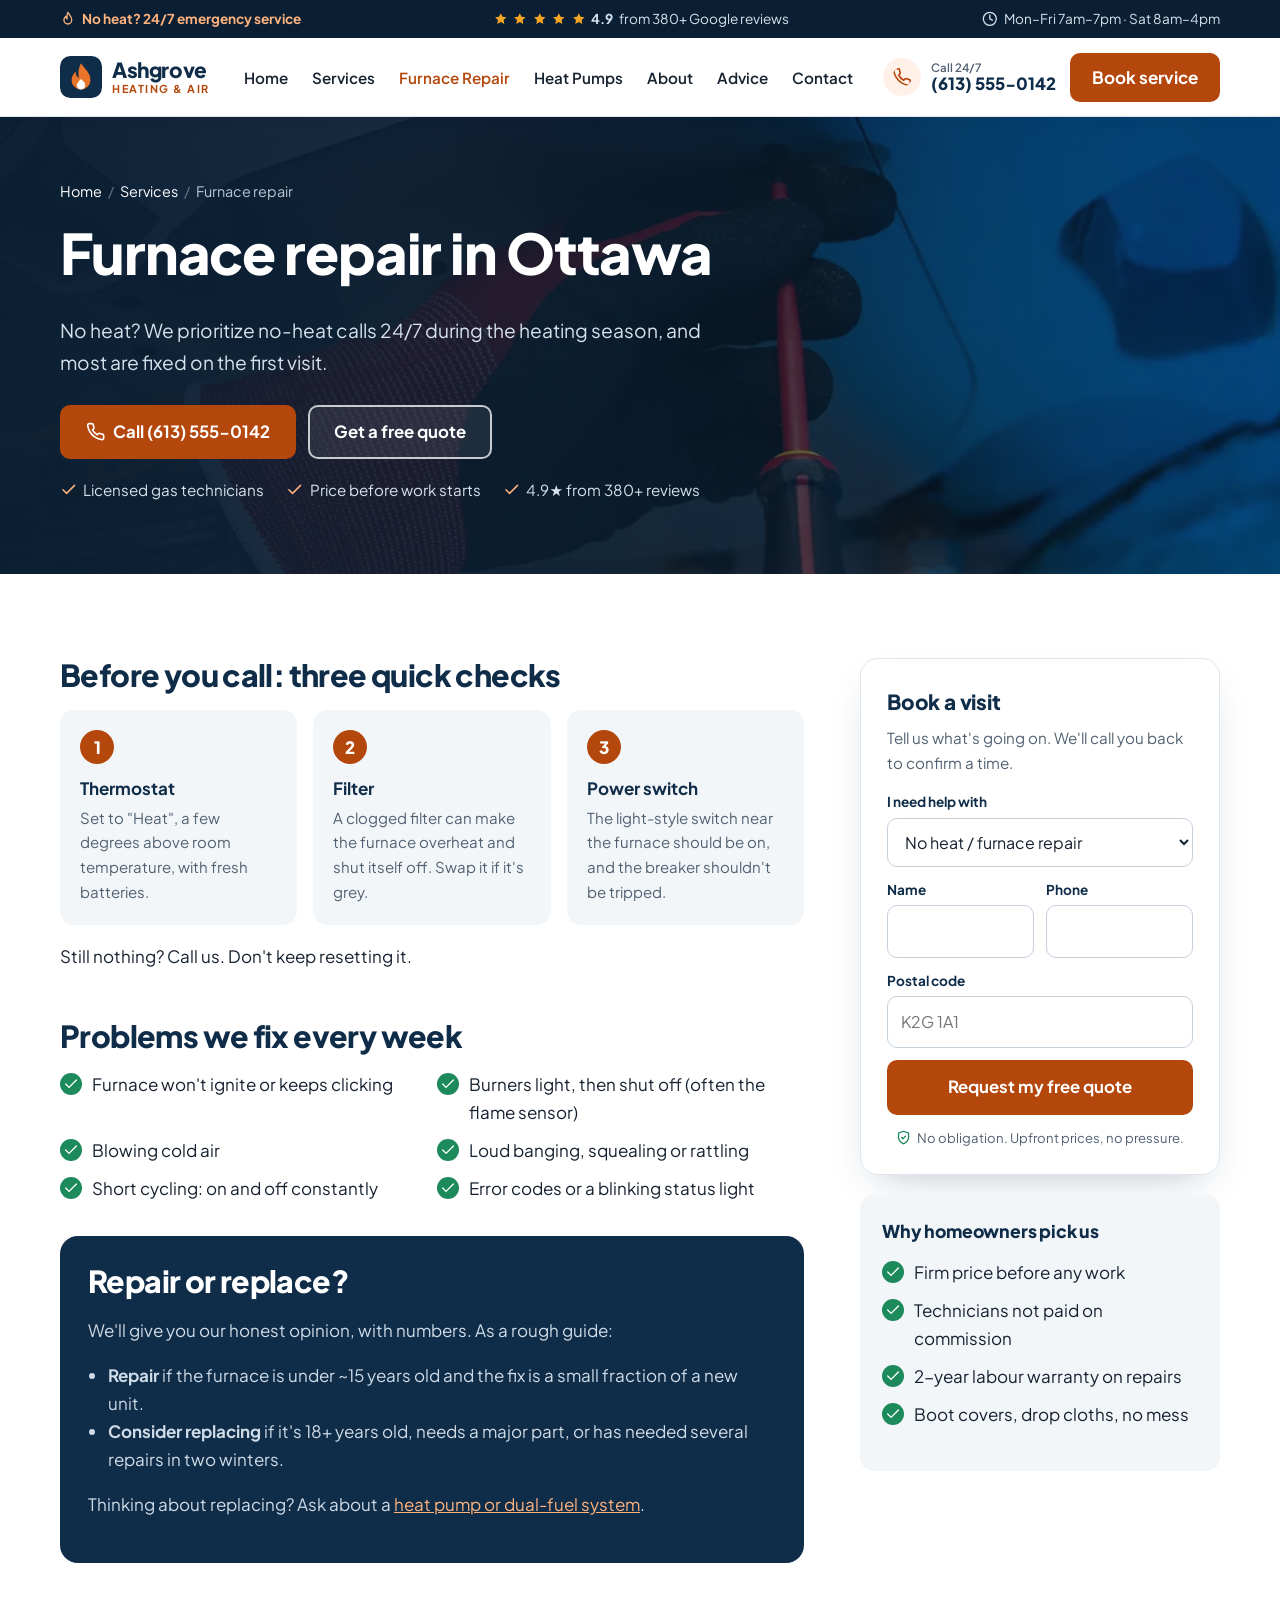
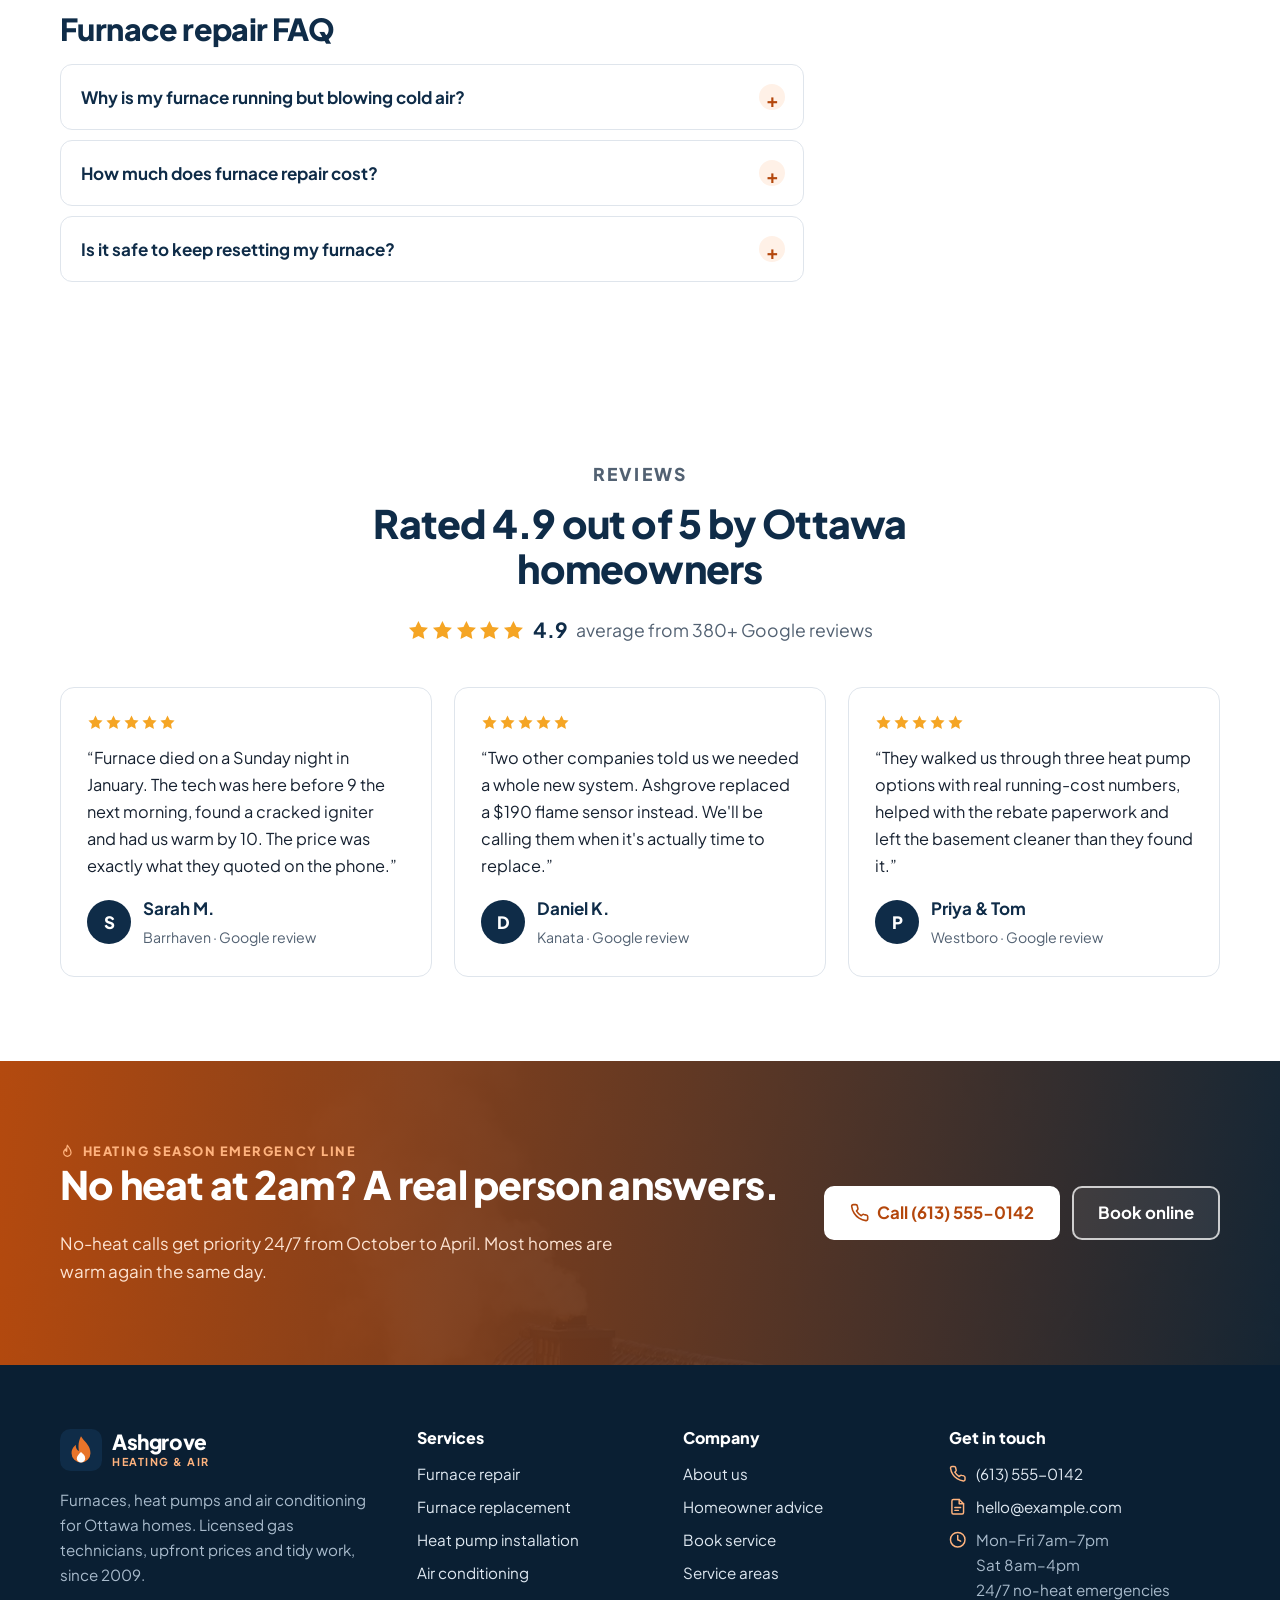
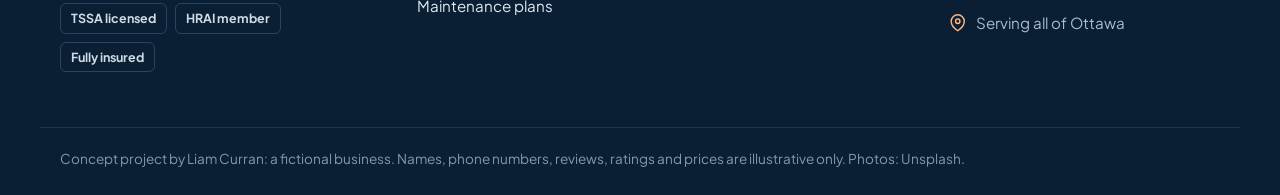
<file: docs/furnace-repair-ottawa.html>
<!doctype html>
<html lang="en-CA">
<head>
<meta charset="utf-8">
<meta name="viewport" content="width=device-width, initial-scale=1">
<title>Furnace Repair in Ottawa | Same-Day No-Heat Service | Ashgrove</title>
<meta name="description" content="Fast furnace repair in Ottawa. Same-day service on most no-heat calls, upfront prices, all major brands. Call (613) 555-0142, 24/7 in heating season.">
<link rel="canonical" href="https://liampcurran.github.io/ashgrove-heating/furnace-repair-ottawa.html">
<meta property="og:type" content="website">
<meta property="og:site_name" content="Ashgrove Heating & Air">
<meta property="og:title" content="Furnace Repair in Ottawa | Same-Day No-Heat Service | Ashgrove">
<meta property="og:description" content="Fast furnace repair in Ottawa. Same-day service on most no-heat calls, upfront prices, all major brands. Call (613) 555-0142, 24/7 in heating season.">
<meta property="og:url" content="https://liampcurran.github.io/ashgrove-heating/furnace-repair-ottawa.html">
<meta property="og:image" content="https://liampcurran.github.io/ashgrove-heating/assets/og.png">
<meta property="og:locale" content="en_CA">
<meta name="twitter:card" content="summary_large_image">
<meta name="theme-color" content="#0f2c48">
<link rel="icon" href="assets/logo.svg" type="image/svg+xml">
<link rel="preload" href="assets/jakarta.woff2" as="font" type="font/woff2" crossorigin>
<link rel="preload" as="image" type="image/webp" href="assets/img/furnace-800.webp" imagesrcset="assets/img/furnace-800.webp 800w, assets/img/furnace-1440.webp 1440w" imagesizes="100vw" fetchpriority="high">
<link rel="stylesheet" href="assets/style.css">
<script type="application/ld+json">{"@context":"https://schema.org","@type":"BreadcrumbList","itemListElement":[{"@type":"ListItem","position":1,"name":"Home","item":"https://liampcurran.github.io/ashgrove-heating/"},{"@type":"ListItem","position":2,"name":"Services","item":"https://liampcurran.github.io/ashgrove-heating/services.html"},{"@type":"ListItem","position":3,"name":"Furnace repair","item":"https://liampcurran.github.io/ashgrove-heating/furnace-repair-ottawa.html"}]}</script>
<script type="application/ld+json">{"@context":"https://schema.org","@type":"Service","serviceType":"Furnace repair","name":"Furnace repair in Ottawa","provider":{"@id":"https://liampcurran.github.io/ashgrove-heating/#business"},"areaServed":{"@type":"City","name":"Ottawa"}}</script>
<script type="application/ld+json">{"@context":"https://schema.org","@type":"FAQPage","mainEntity":[{"@type":"Question","name":"Why is my furnace running but blowing cold air?","acceptedAnswer":{"@type":"Answer","text":"Common causes are a dirty flame sensor, a failed igniter, a clogged filter causing the furnace to overheat and shut off its burners, or a thermostat set to 'fan on'. Check the filter and thermostat first; if that doesn't fix it, call us."}},{"@type":"Question","name":"How much does furnace repair cost?","acceptedAnswer":{"@type":"Answer","text":"Most common repairs, such as a flame sensor, igniter or pressure switch, run roughly $150 to $450 including the diagnostic. Blower motors and control boards cost more. You get the exact price before we start."}},{"@type":"Question","name":"Is it safe to keep resetting my furnace?","acceptedAnswer":{"@type":"Answer","text":"No. If it keeps locking out, something is wrong, and repeated resets can mask a safety problem. If you ever smell gas, leave the house and call your gas utility's emergency line first."}}]}</script>
</head>
<body>
<a class="skip" href="#main">Skip to content</a>
<div class="topbar"><div class="wrap">
<span class="tb-emerg"><svg class="i" viewBox="0 0 24 24" aria-hidden="true" fill="none" stroke="currentColor" stroke-width="2" stroke-linecap="round" stroke-linejoin="round"><path d="M12 2c3 4.5 6 7 6 12a6 6 0 0 1-12 0c0-3 1.5-4.5 3-6 0 2 .8 3.5 2 4-.6-4 0-7 1-10z"/></svg> No heat? 24/7 emergency service</span>
<span class="tb-rating"><span class="stars" role="img" aria-label="5 out of 5 stars"><svg class="i" viewBox="0 0 24 24" aria-hidden="true"><path fill="currentColor" d="m12 2 3.1 6.3 6.9 1-5 4.9 1.2 6.8L12 17.8 5.8 21l1.2-6.8-5-4.9 6.9-1z"/></svg><svg class="i" viewBox="0 0 24 24" aria-hidden="true"><path fill="currentColor" d="m12 2 3.1 6.3 6.9 1-5 4.9 1.2 6.8L12 17.8 5.8 21l1.2-6.8-5-4.9 6.9-1z"/></svg><svg class="i" viewBox="0 0 24 24" aria-hidden="true"><path fill="currentColor" d="m12 2 3.1 6.3 6.9 1-5 4.9 1.2 6.8L12 17.8 5.8 21l1.2-6.8-5-4.9 6.9-1z"/></svg><svg class="i" viewBox="0 0 24 24" aria-hidden="true"><path fill="currentColor" d="m12 2 3.1 6.3 6.9 1-5 4.9 1.2 6.8L12 17.8 5.8 21l1.2-6.8-5-4.9 6.9-1z"/></svg><svg class="i" viewBox="0 0 24 24" aria-hidden="true"><path fill="currentColor" d="m12 2 3.1 6.3 6.9 1-5 4.9 1.2 6.8L12 17.8 5.8 21l1.2-6.8-5-4.9 6.9-1z"/></svg></span> <strong>4.9</strong> from 380+ Google reviews</span>
<span class="tb-hours"><svg class="i" viewBox="0 0 24 24" aria-hidden="true" fill="none" stroke="currentColor" stroke-width="2" stroke-linecap="round" stroke-linejoin="round"><circle cx="12" cy="12" r="10"/><path d="M12 6v6l4 2"/></svg> Mon–Fri 7am–7pm · Sat 8am–4pm</span>
</div></div>
<header class="site"><div class="wrap">
<a class="brand" href="index.html"><svg viewBox="0 0 40 40" aria-hidden="true"><rect width="40" height="40" rx="10" fill="#0f2c48"/><path d="M20 7c4 6 9 9 9 16a9 9 0 0 1-18 0c0-4 2-6 4-8 0 3 1 5 3 6-1-6 0-10 2-14z" fill="#e8742a"/><path d="M20 22c2 2 4 3 4 6a4 4 0 0 1-8 0c0-2 2-4 4-6z" fill="#fff"/></svg><span>Ashgrove<small>Heating &amp; Air</small></span></a>
<nav class="main" aria-label="Main"><ul><li><a href="index.html">Home</a></li><li><a href="services.html">Services</a></li><li><a href="furnace-repair-ottawa.html" aria-current="page">Furnace Repair</a></li><li><a href="heat-pump-installation-ottawa.html">Heat Pumps</a></li><li><a href="about.html">About</a></li><li><a href="blog/">Advice</a></li><li><a href="contact.html">Contact</a></li></ul></nav>
<div class="h-actions">
<a class="h-phone" href="tel:+16135550142" aria-label="Call (613) 555-0142, 24/7"><svg class="i" viewBox="0 0 24 24" aria-hidden="true" fill="none" stroke="currentColor" stroke-width="2" stroke-linecap="round" stroke-linejoin="round"><path d="M22 16.9v3a2 2 0 0 1-2.2 2 19.8 19.8 0 0 1-8.6-3.1 19.5 19.5 0 0 1-6-6A19.8 19.8 0 0 1 2.1 4.2 2 2 0 0 1 4.1 2h3a2 2 0 0 1 2 1.7c.1 1 .4 1.9.7 2.8a2 2 0 0 1-.5 2.1L8 9.9a16 16 0 0 0 6 6l1.3-1.3a2 2 0 0 1 2.1-.4c.9.3 1.8.6 2.8.7a2 2 0 0 1 1.7 2z"/></svg><span><small>Call 24/7</small>(613) 555-0142</span></a>
<a class="btn" href="contact.html">Book service</a>
<details class="menu"><summary aria-label="Open menu"><span></span><span></span><span></span></summary><nav aria-label="Mobile"><ul><li><a href="index.html">Home</a></li><li><a href="services.html">Services</a></li><li><a href="furnace-repair-ottawa.html" aria-current="page">Furnace Repair</a></li><li><a href="heat-pump-installation-ottawa.html">Heat Pumps</a></li><li><a href="about.html">About</a></li><li><a href="blog/">Advice</a></li><li><a href="contact.html">Contact</a></li></ul>
<a class="btn btn-block" href="tel:+16135550142">Call (613) 555-0142</a></nav></details>
</div>
</div></header>
<main id="main">
<section class="page-hero">
<img class="bg" src="assets/img/furnace-800.webp" srcset="assets/img/furnace-800.webp 800w, assets/img/furnace-1440.webp 1440w" sizes="100vw" width="1440" height="1080" alt="" fetchpriority="high" decoding="async">
<div class="wrap"><nav class="crumbs" aria-label="Breadcrumb"><a href="index.html">Home</a> <span>/</span> <a href="services.html">Services</a> <span>/</span> Furnace repair</nav>
<h1>Furnace repair in Ottawa</h1><p class="lede">No heat? We prioritize no-heat calls 24/7 during the heating season, and most are fixed on the first visit.</p><div class="ctas"><a class="btn btn-lg" href="tel:+16135550142"><svg class="i" viewBox="0 0 24 24" aria-hidden="true" fill="none" stroke="currentColor" stroke-width="2" stroke-linecap="round" stroke-linejoin="round"><path d="M22 16.9v3a2 2 0 0 1-2.2 2 19.8 19.8 0 0 1-8.6-3.1 19.5 19.5 0 0 1-6-6A19.8 19.8 0 0 1 2.1 4.2 2 2 0 0 1 4.1 2h3a2 2 0 0 1 2 1.7c.1 1 .4 1.9.7 2.8a2 2 0 0 1-.5 2.1L8 9.9a16 16 0 0 0 6 6l1.3-1.3a2 2 0 0 1 2.1-.4c.9.3 1.8.6 2.8.7a2 2 0 0 1 1.7 2z"/></svg> Call (613) 555-0142</a><a class="btn btn-lg btn-ghost-light" href="contact.html">Get a free quote</a></div>
<ul class="hero-trust"><li><svg class="i" viewBox="0 0 24 24" aria-hidden="true" fill="none" stroke="currentColor" stroke-width="2" stroke-linecap="round" stroke-linejoin="round"><path d="M20 6 9 17l-5-5"/></svg> Licensed gas technicians</li><li><svg class="i" viewBox="0 0 24 24" aria-hidden="true" fill="none" stroke="currentColor" stroke-width="2" stroke-linecap="round" stroke-linejoin="round"><path d="M20 6 9 17l-5-5"/></svg> Price before work starts</li><li><svg class="i" viewBox="0 0 24 24" aria-hidden="true" fill="none" stroke="currentColor" stroke-width="2" stroke-linecap="round" stroke-linejoin="round"><path d="M20 6 9 17l-5-5"/></svg> 4.9★ from 380+ reviews</li></ul>
</div></section><section class="block"><div class="wrap with-side">
<div class="prose">
<h2>Before you call: three quick checks</h2>
<div class="checks">
<div><span>1</span><strong>Thermostat</strong><p>Set to "Heat", a few degrees above room temperature, with fresh batteries.</p></div>
<div><span>2</span><strong>Filter</strong><p>A clogged filter can make the furnace overheat and shut itself off. Swap it if it's grey.</p></div>
<div><span>3</span><strong>Power switch</strong><p>The light-style switch near the furnace should be on, and the breaker shouldn't be tripped.</p></div>
</div>
<p>Still nothing? Call us. Don't keep resetting it.</p>
<h2>Problems we fix every week</h2>
<ul class="ticks two">
<li><svg class="i" viewBox="0 0 24 24" aria-hidden="true" fill="none" stroke="currentColor" stroke-width="2" stroke-linecap="round" stroke-linejoin="round"><path d="M20 6 9 17l-5-5"/></svg> Furnace won't ignite or keeps clicking</li>
<li><svg class="i" viewBox="0 0 24 24" aria-hidden="true" fill="none" stroke="currentColor" stroke-width="2" stroke-linecap="round" stroke-linejoin="round"><path d="M20 6 9 17l-5-5"/></svg> Burners light, then shut off (often the flame sensor)</li>
<li><svg class="i" viewBox="0 0 24 24" aria-hidden="true" fill="none" stroke="currentColor" stroke-width="2" stroke-linecap="round" stroke-linejoin="round"><path d="M20 6 9 17l-5-5"/></svg> Blowing cold air</li>
<li><svg class="i" viewBox="0 0 24 24" aria-hidden="true" fill="none" stroke="currentColor" stroke-width="2" stroke-linecap="round" stroke-linejoin="round"><path d="M20 6 9 17l-5-5"/></svg> Loud banging, squealing or rattling</li>
<li><svg class="i" viewBox="0 0 24 24" aria-hidden="true" fill="none" stroke="currentColor" stroke-width="2" stroke-linecap="round" stroke-linejoin="round"><path d="M20 6 9 17l-5-5"/></svg> Short cycling: on and off constantly</li>
<li><svg class="i" viewBox="0 0 24 24" aria-hidden="true" fill="none" stroke="currentColor" stroke-width="2" stroke-linecap="round" stroke-linejoin="round"><path d="M20 6 9 17l-5-5"/></svg> Error codes or a blinking status light</li>
</ul>
<div class="callout"><h2>Repair or replace?</h2>
<p>We'll give you our honest opinion, with numbers. As a rough guide:</p>
<ul><li><strong>Repair</strong> if the furnace is under ~15 years old and the fix is a small fraction of a new unit.</li>
<li><strong>Consider replacing</strong> if it's 18+ years old, needs a major part, or has needed several repairs in two winters.</li></ul>
<p>Thinking about replacing? Ask about a <a href="heat-pump-installation-ottawa.html">heat pump or dual-fuel system</a>.</p></div>
<h2>Furnace repair FAQ</h2>
<div class="faq"><details><summary>Why is my furnace running but blowing cold air?</summary><p>Common causes are a dirty flame sensor, a failed igniter, a clogged filter causing the furnace to overheat and shut off its burners, or a thermostat set to 'fan on'. Check the filter and thermostat first; if that doesn't fix it, call us.</p></details><details><summary>How much does furnace repair cost?</summary><p>Most common repairs, such as a flame sensor, igniter or pressure switch, run roughly $150 to $450 including the diagnostic. Blower motors and control boards cost more. You get the exact price before we start.</p></details><details><summary>Is it safe to keep resetting my furnace?</summary><p>No. If it keeps locking out, something is wrong, and repeated resets can mask a safety problem. If you ever smell gas, leave the house and call your gas utility's emergency line first.</p></details></div>
</div>
<aside class="side"><form class="lead-form compact" id="quote-fr" novalidate>
<p class="f-title">Book a visit</p><p class="f-sub">Tell us what's going on. We'll call you back to confirm a time.</p>
<div class="f-full"><label for="quote-fr-need">I need help with</label>
<select id="quote-fr-need" name="need"><option>No heat / furnace repair</option><option>Heat pump quote</option><option>New furnace quote</option><option>Air conditioning</option><option>Maintenance plan</option><option>Something else</option></select></div>
<div><label for="quote-fr-name">Name</label><input id="quote-fr-name" name="name" autocomplete="name" required></div>
<div><label for="quote-fr-phone">Phone</label><input id="quote-fr-phone" name="phone" type="tel" autocomplete="tel" required></div>
<div class="f-full"><label for="quote-fr-postal">Postal code</label><input id="quote-fr-postal" name="postal" autocomplete="postal-code" placeholder="K2G 1A1"></div>

<button class="btn btn-lg f-full" type="submit">Request my free quote</button>
<p class="f-fine f-full"><svg class="i" viewBox="0 0 24 24" aria-hidden="true" fill="none" stroke="currentColor" stroke-width="2" stroke-linecap="round" stroke-linejoin="round"><path d="M12 22s8-4 8-10V5l-8-3-8 3v7c0 6 8 10 8 10z"/><path d="m9 12 2 2 4-4"/></svg> No obligation. Upfront prices, no pressure.</p>
<p class="form-msg f-full" role="status">Thanks! This is a concept site, so nothing was sent. On a live site this request would go to the office inbox and the CRM, and the customer would get an instant text confirmation.</p>
</form>
<div class="side-card"><p class="f-title">Why homeowners pick us</p><ul class="ticks">
<li><svg class="i" viewBox="0 0 24 24" aria-hidden="true" fill="none" stroke="currentColor" stroke-width="2" stroke-linecap="round" stroke-linejoin="round"><path d="M20 6 9 17l-5-5"/></svg> Firm price before any work</li><li><svg class="i" viewBox="0 0 24 24" aria-hidden="true" fill="none" stroke="currentColor" stroke-width="2" stroke-linecap="round" stroke-linejoin="round"><path d="M20 6 9 17l-5-5"/></svg> Technicians not paid on commission</li>
<li><svg class="i" viewBox="0 0 24 24" aria-hidden="true" fill="none" stroke="currentColor" stroke-width="2" stroke-linecap="round" stroke-linejoin="round"><path d="M20 6 9 17l-5-5"/></svg> 2-year labour warranty on repairs</li><li><svg class="i" viewBox="0 0 24 24" aria-hidden="true" fill="none" stroke="currentColor" stroke-width="2" stroke-linecap="round" stroke-linejoin="round"><path d="M20 6 9 17l-5-5"/></svg> Boot covers, drop cloths, no mess</li></ul></div></aside>
</div></section>
<section class="block"><div class="wrap">
<div class="sec-head center"><p class="eyebrow">Reviews</p><h2>Rated 4.9 out of 5 by Ottawa homeowners</h2>
<p class="big-rating"><span class="stars" role="img" aria-label="5 out of 5 stars"><svg class="i" viewBox="0 0 24 24" aria-hidden="true"><path fill="currentColor" d="m12 2 3.1 6.3 6.9 1-5 4.9 1.2 6.8L12 17.8 5.8 21l1.2-6.8-5-4.9 6.9-1z"/></svg><svg class="i" viewBox="0 0 24 24" aria-hidden="true"><path fill="currentColor" d="m12 2 3.1 6.3 6.9 1-5 4.9 1.2 6.8L12 17.8 5.8 21l1.2-6.8-5-4.9 6.9-1z"/></svg><svg class="i" viewBox="0 0 24 24" aria-hidden="true"><path fill="currentColor" d="m12 2 3.1 6.3 6.9 1-5 4.9 1.2 6.8L12 17.8 5.8 21l1.2-6.8-5-4.9 6.9-1z"/></svg><svg class="i" viewBox="0 0 24 24" aria-hidden="true"><path fill="currentColor" d="m12 2 3.1 6.3 6.9 1-5 4.9 1.2 6.8L12 17.8 5.8 21l1.2-6.8-5-4.9 6.9-1z"/></svg><svg class="i" viewBox="0 0 24 24" aria-hidden="true"><path fill="currentColor" d="m12 2 3.1 6.3 6.9 1-5 4.9 1.2 6.8L12 17.8 5.8 21l1.2-6.8-5-4.9 6.9-1z"/></svg></span> <strong>4.9</strong> average from 380+ Google reviews</p></div>
<div class="grid c3"><figure class="review"><span class="stars" role="img" aria-label="5 out of 5 stars"><svg class="i" viewBox="0 0 24 24" aria-hidden="true"><path fill="currentColor" d="m12 2 3.1 6.3 6.9 1-5 4.9 1.2 6.8L12 17.8 5.8 21l1.2-6.8-5-4.9 6.9-1z"/></svg><svg class="i" viewBox="0 0 24 24" aria-hidden="true"><path fill="currentColor" d="m12 2 3.1 6.3 6.9 1-5 4.9 1.2 6.8L12 17.8 5.8 21l1.2-6.8-5-4.9 6.9-1z"/></svg><svg class="i" viewBox="0 0 24 24" aria-hidden="true"><path fill="currentColor" d="m12 2 3.1 6.3 6.9 1-5 4.9 1.2 6.8L12 17.8 5.8 21l1.2-6.8-5-4.9 6.9-1z"/></svg><svg class="i" viewBox="0 0 24 24" aria-hidden="true"><path fill="currentColor" d="m12 2 3.1 6.3 6.9 1-5 4.9 1.2 6.8L12 17.8 5.8 21l1.2-6.8-5-4.9 6.9-1z"/></svg><svg class="i" viewBox="0 0 24 24" aria-hidden="true"><path fill="currentColor" d="m12 2 3.1 6.3 6.9 1-5 4.9 1.2 6.8L12 17.8 5.8 21l1.2-6.8-5-4.9 6.9-1z"/></svg></span><blockquote>“Furnace died on a Sunday night in January. The tech was here before 9 the next morning, found a cracked igniter and had us warm by 10. The price was exactly what they quoted on the phone.”</blockquote>
<figcaption><span class="av">S</span><span><strong>Sarah M.</strong><small>Barrhaven · Google review</small></span></figcaption></figure><figure class="review"><span class="stars" role="img" aria-label="5 out of 5 stars"><svg class="i" viewBox="0 0 24 24" aria-hidden="true"><path fill="currentColor" d="m12 2 3.1 6.3 6.9 1-5 4.9 1.2 6.8L12 17.8 5.8 21l1.2-6.8-5-4.9 6.9-1z"/></svg><svg class="i" viewBox="0 0 24 24" aria-hidden="true"><path fill="currentColor" d="m12 2 3.1 6.3 6.9 1-5 4.9 1.2 6.8L12 17.8 5.8 21l1.2-6.8-5-4.9 6.9-1z"/></svg><svg class="i" viewBox="0 0 24 24" aria-hidden="true"><path fill="currentColor" d="m12 2 3.1 6.3 6.9 1-5 4.9 1.2 6.8L12 17.8 5.8 21l1.2-6.8-5-4.9 6.9-1z"/></svg><svg class="i" viewBox="0 0 24 24" aria-hidden="true"><path fill="currentColor" d="m12 2 3.1 6.3 6.9 1-5 4.9 1.2 6.8L12 17.8 5.8 21l1.2-6.8-5-4.9 6.9-1z"/></svg><svg class="i" viewBox="0 0 24 24" aria-hidden="true"><path fill="currentColor" d="m12 2 3.1 6.3 6.9 1-5 4.9 1.2 6.8L12 17.8 5.8 21l1.2-6.8-5-4.9 6.9-1z"/></svg></span><blockquote>“Two other companies told us we needed a whole new system. Ashgrove replaced a $190 flame sensor instead. We'll be calling them when it's actually time to replace.”</blockquote>
<figcaption><span class="av">D</span><span><strong>Daniel K.</strong><small>Kanata · Google review</small></span></figcaption></figure><figure class="review"><span class="stars" role="img" aria-label="5 out of 5 stars"><svg class="i" viewBox="0 0 24 24" aria-hidden="true"><path fill="currentColor" d="m12 2 3.1 6.3 6.9 1-5 4.9 1.2 6.8L12 17.8 5.8 21l1.2-6.8-5-4.9 6.9-1z"/></svg><svg class="i" viewBox="0 0 24 24" aria-hidden="true"><path fill="currentColor" d="m12 2 3.1 6.3 6.9 1-5 4.9 1.2 6.8L12 17.8 5.8 21l1.2-6.8-5-4.9 6.9-1z"/></svg><svg class="i" viewBox="0 0 24 24" aria-hidden="true"><path fill="currentColor" d="m12 2 3.1 6.3 6.9 1-5 4.9 1.2 6.8L12 17.8 5.8 21l1.2-6.8-5-4.9 6.9-1z"/></svg><svg class="i" viewBox="0 0 24 24" aria-hidden="true"><path fill="currentColor" d="m12 2 3.1 6.3 6.9 1-5 4.9 1.2 6.8L12 17.8 5.8 21l1.2-6.8-5-4.9 6.9-1z"/></svg><svg class="i" viewBox="0 0 24 24" aria-hidden="true"><path fill="currentColor" d="m12 2 3.1 6.3 6.9 1-5 4.9 1.2 6.8L12 17.8 5.8 21l1.2-6.8-5-4.9 6.9-1z"/></svg></span><blockquote>“They walked us through three heat pump options with real running-cost numbers, helped with the rebate paperwork and left the basement cleaner than they found it.”</blockquote>
<figcaption><span class="av">P</span><span><strong>Priya &amp; Tom</strong><small>Westboro · Google review</small></span></figcaption></figure></div></div></section>
<section class="emerg">
<img class="bg" src="assets/img/winter-800.webp" srcset="assets/img/winter-800.webp 800w, assets/img/winter-1440.webp 1440w" sizes="100vw" width="1440" height="810" alt="" loading="lazy" decoding="async">
<div class="wrap"><div>
<p class="eyebrow light"><svg class="i" viewBox="0 0 24 24" aria-hidden="true" fill="none" stroke="currentColor" stroke-width="2" stroke-linecap="round" stroke-linejoin="round"><path d="M12 2c3 4.5 6 7 6 12a6 6 0 0 1-12 0c0-3 1.5-4.5 3-6 0 2 .8 3.5 2 4-.6-4 0-7 1-10z"/></svg> Heating season emergency line</p>
<h2>No heat at 2am? A real person answers.</h2>
<p>No-heat calls get priority 24/7 from October to April. Most homes are warm again the same day.</p></div>
<div class="emerg-ctas"><a class="btn btn-lg" href="tel:+16135550142"><svg class="i" viewBox="0 0 24 24" aria-hidden="true" fill="none" stroke="currentColor" stroke-width="2" stroke-linecap="round" stroke-linejoin="round"><path d="M22 16.9v3a2 2 0 0 1-2.2 2 19.8 19.8 0 0 1-8.6-3.1 19.5 19.5 0 0 1-6-6A19.8 19.8 0 0 1 2.1 4.2 2 2 0 0 1 4.1 2h3a2 2 0 0 1 2 1.7c.1 1 .4 1.9.7 2.8a2 2 0 0 1-.5 2.1L8 9.9a16 16 0 0 0 6 6l1.3-1.3a2 2 0 0 1 2.1-.4c.9.3 1.8.6 2.8.7a2 2 0 0 1 1.7 2z"/></svg> Call (613) 555-0142</a>
<a class="btn btn-lg btn-ghost-light" href="contact.html">Book online</a></div>
</div></section>
</main>
<footer class="site">
<div class="wrap f-grid">
<div class="f-brand"><a class="brand light" href="index.html"><svg viewBox="0 0 40 40" aria-hidden="true"><rect width="40" height="40" rx="10" fill="#0f2c48"/><path d="M20 7c4 6 9 9 9 16a9 9 0 0 1-18 0c0-4 2-6 4-8 0 3 1 5 3 6-1-6 0-10 2-14z" fill="#e8742a"/><path d="M20 22c2 2 4 3 4 6a4 4 0 0 1-8 0c0-2 2-4 4-6z" fill="#fff"/></svg><span>Ashgrove<small>Heating &amp; Air</small></span></a>
<p>Furnaces, heat pumps and air conditioning for Ottawa homes. Licensed gas technicians, upfront prices and tidy work, since 2009.</p>
<p class="f-badges"><span>TSSA licensed</span><span>HRAI member</span><span>Fully insured</span></p></div>
<div><h2>Services</h2><ul>
<li><a href="furnace-repair-ottawa.html">Furnace repair</a></li>
<li><a href="services.html#furnace">Furnace replacement</a></li>
<li><a href="heat-pump-installation-ottawa.html">Heat pump installation</a></li>
<li><a href="services.html#ac">Air conditioning</a></li>
<li><a href="services.html#maintenance">Maintenance plans</a></li></ul></div>
<div><h2>Company</h2><ul>
<li><a href="about.html">About us</a></li>
<li><a href="blog/">Homeowner advice</a></li>
<li><a href="contact.html">Book service</a></li>
<li><a href="index.html#areas">Service areas</a></li></ul></div>
<div><h2>Get in touch</h2><ul class="f-contact">
<li><svg class="i" viewBox="0 0 24 24" aria-hidden="true" fill="none" stroke="currentColor" stroke-width="2" stroke-linecap="round" stroke-linejoin="round"><path d="M22 16.9v3a2 2 0 0 1-2.2 2 19.8 19.8 0 0 1-8.6-3.1 19.5 19.5 0 0 1-6-6A19.8 19.8 0 0 1 2.1 4.2 2 2 0 0 1 4.1 2h3a2 2 0 0 1 2 1.7c.1 1 .4 1.9.7 2.8a2 2 0 0 1-.5 2.1L8 9.9a16 16 0 0 0 6 6l1.3-1.3a2 2 0 0 1 2.1-.4c.9.3 1.8.6 2.8.7a2 2 0 0 1 1.7 2z"/></svg><a href="tel:+16135550142">(613) 555-0142</a></li>
<li><svg class="i" viewBox="0 0 24 24" aria-hidden="true" fill="none" stroke="currentColor" stroke-width="2" stroke-linecap="round" stroke-linejoin="round"><path d="M14 2H6a2 2 0 0 0-2 2v16a2 2 0 0 0 2 2h12a2 2 0 0 0 2-2V8z"/><path d="M14 2v6h6M8 13h8M8 17h5"/></svg><a href="mailto:hello@example.com">hello@example.com</a></li>
<li><svg class="i" viewBox="0 0 24 24" aria-hidden="true" fill="none" stroke="currentColor" stroke-width="2" stroke-linecap="round" stroke-linejoin="round"><circle cx="12" cy="12" r="10"/><path d="M12 6v6l4 2"/></svg><span>Mon–Fri 7am–7pm<br>Sat 8am–4pm<br>24/7 no-heat emergencies</span></li>
<li><svg class="i" viewBox="0 0 24 24" aria-hidden="true" fill="none" stroke="currentColor" stroke-width="2" stroke-linecap="round" stroke-linejoin="round"><path d="M21 10c0 7-9 13-9 13S3 17 3 10a9 9 0 0 1 18 0z"/><circle cx="12" cy="10" r="3"/></svg><span>Serving all of Ottawa</span></li></ul></div>
</div>
<div class="wrap concept">Concept project by Liam Curran: a fictional business. Names, phone numbers, reviews, ratings and prices are illustrative only. Photos: Unsplash.</div>
</footer>
<div class="mbar"><a href="tel:+16135550142"><svg class="i" viewBox="0 0 24 24" aria-hidden="true" fill="none" stroke="currentColor" stroke-width="2" stroke-linecap="round" stroke-linejoin="round"><path d="M22 16.9v3a2 2 0 0 1-2.2 2 19.8 19.8 0 0 1-8.6-3.1 19.5 19.5 0 0 1-6-6A19.8 19.8 0 0 1 2.1 4.2 2 2 0 0 1 4.1 2h3a2 2 0 0 1 2 1.7c.1 1 .4 1.9.7 2.8a2 2 0 0 1-.5 2.1L8 9.9a16 16 0 0 0 6 6l1.3-1.3a2 2 0 0 1 2.1-.4c.9.3 1.8.6 2.8.7a2 2 0 0 1 1.7 2z"/></svg> Call now</a><a class="q" href="contact.html"><svg class="i" viewBox="0 0 24 24" aria-hidden="true" fill="none" stroke="currentColor" stroke-width="2" stroke-linecap="round" stroke-linejoin="round"><path d="M14 2H6a2 2 0 0 0-2 2v16a2 2 0 0 0 2 2h12a2 2 0 0 0 2-2V8z"/><path d="M14 2v6h6M8 13h8M8 17h5"/></svg> Free quote</a></div>
<script src="assets/site.js" defer></script>
</body>
</html>
</file>
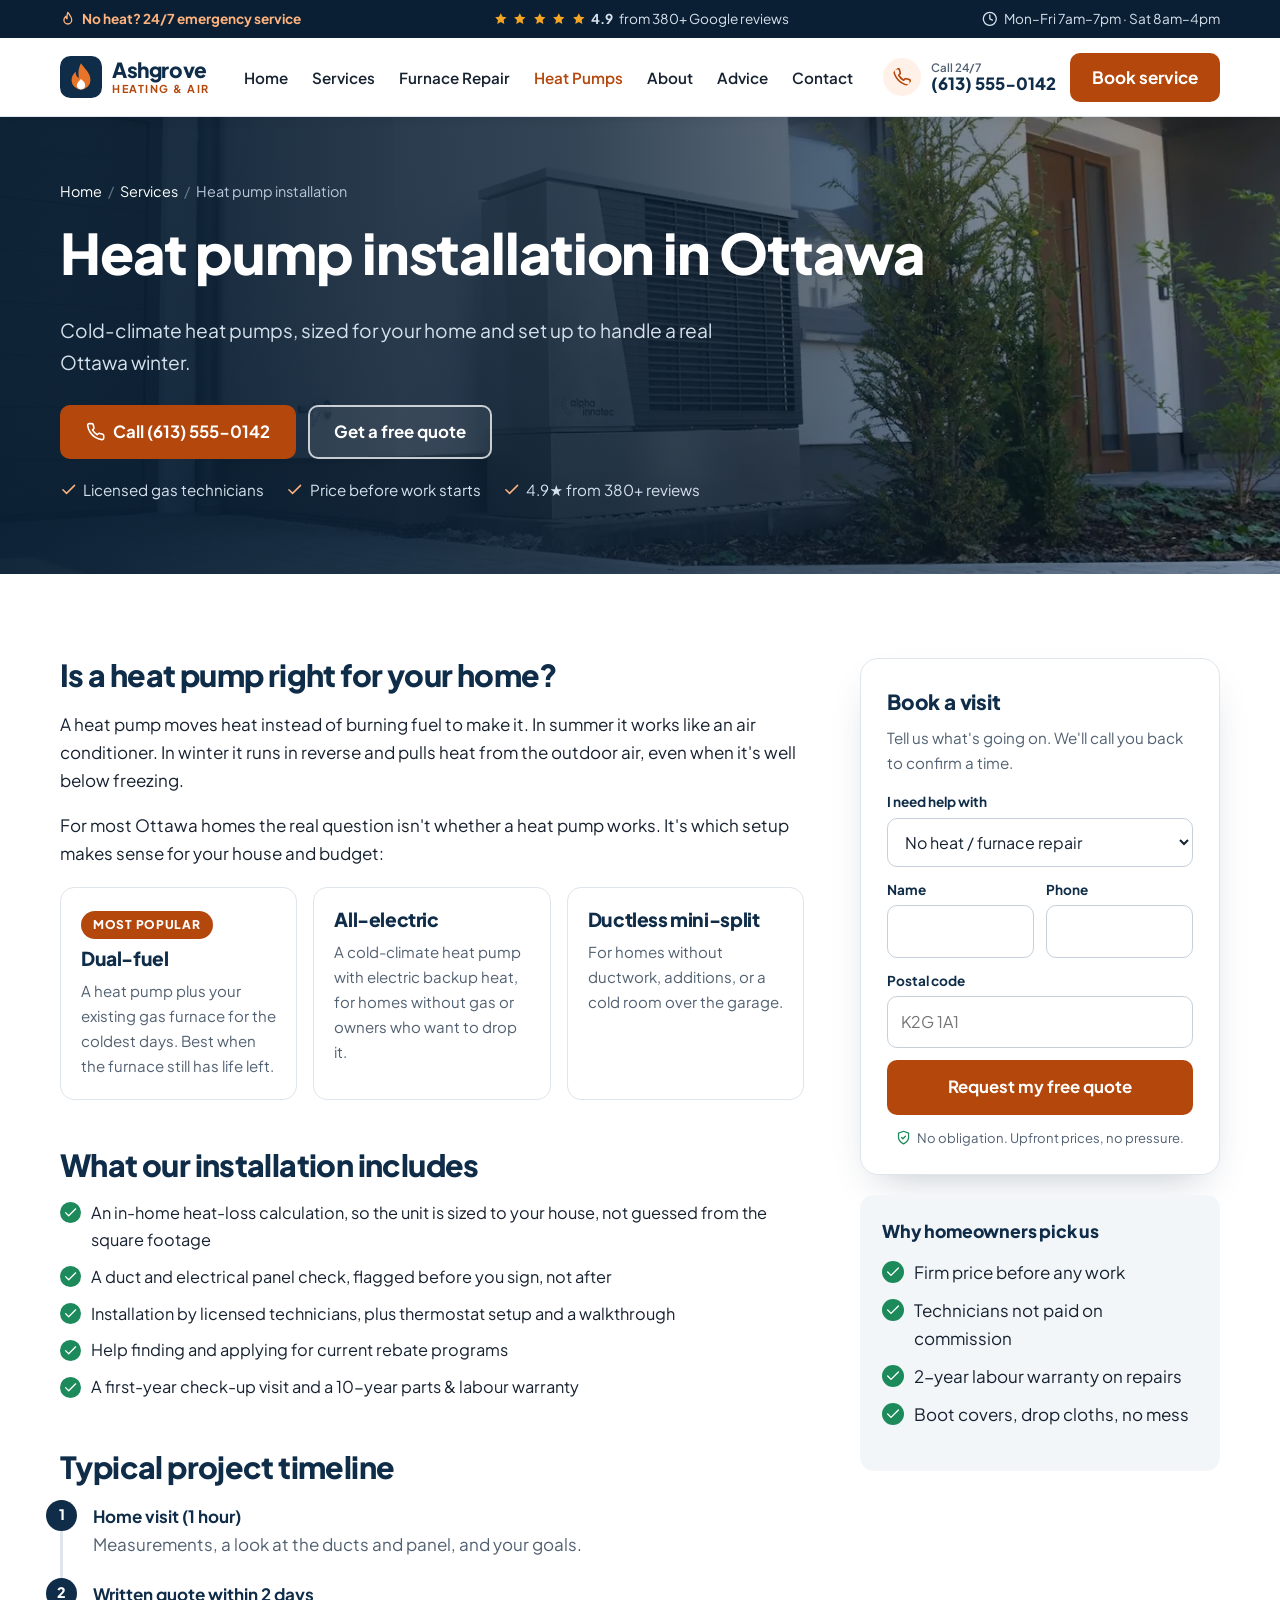
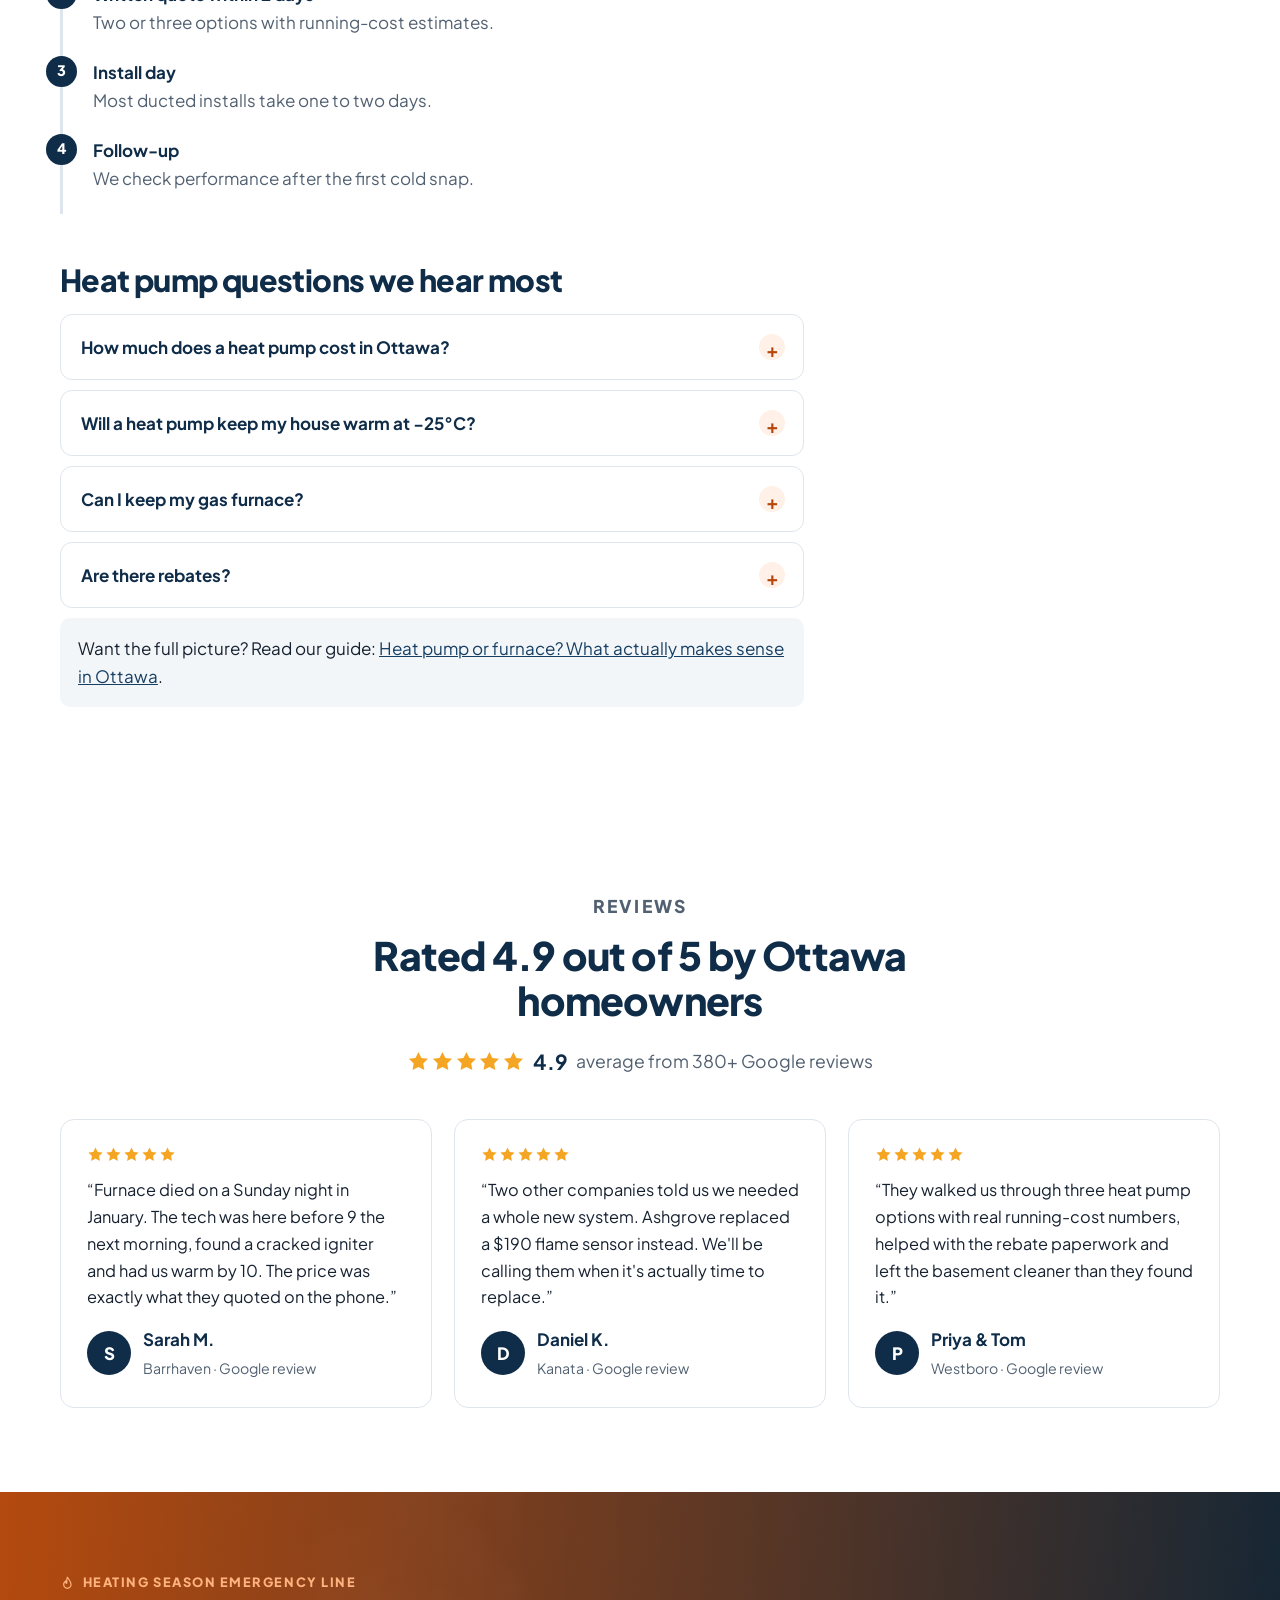
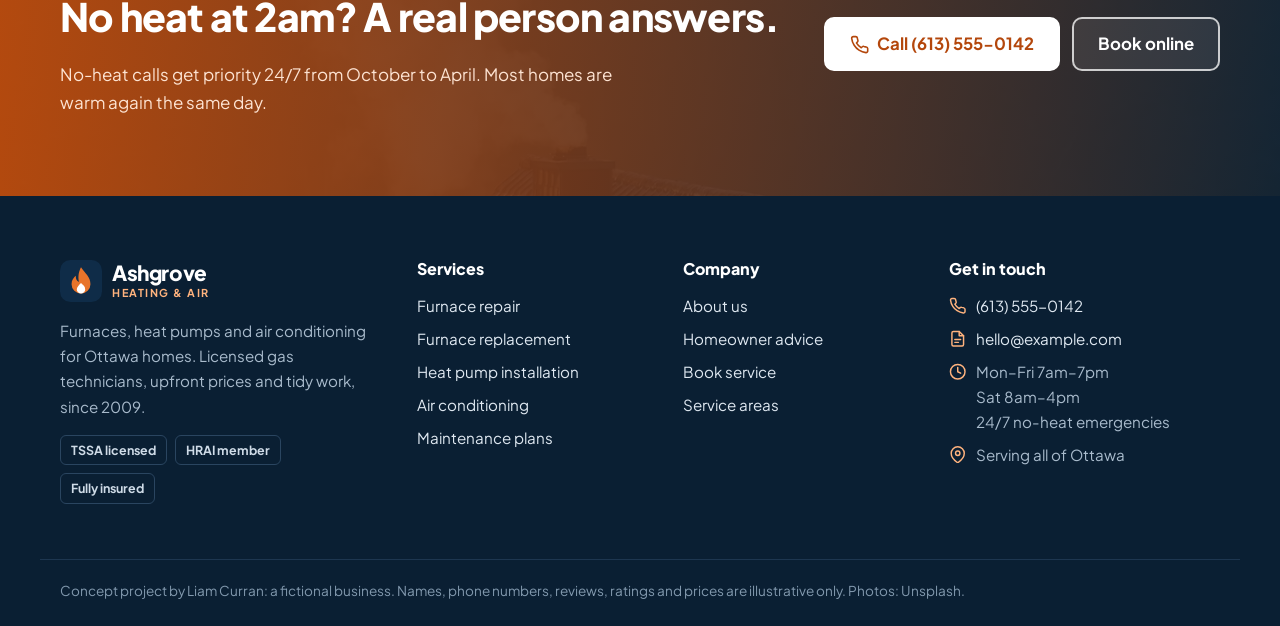
<file: docs/heat-pump-installation-ottawa.html>
<!doctype html>
<html lang="en-CA">
<head>
<meta charset="utf-8">
<meta name="viewport" content="width=device-width, initial-scale=1">
<title>Heat Pump Installation in Ottawa | Cold-Climate Experts | Ashgrove</title>
<meta name="description" content="Cold-climate heat pump installation in Ottawa. Proper sizing, dual-fuel options, honest pricing and rebate help. Book a free in-home quote.">
<link rel="canonical" href="https://liampcurran.github.io/ashgrove-heating/heat-pump-installation-ottawa.html">
<meta property="og:type" content="website">
<meta property="og:site_name" content="Ashgrove Heating & Air">
<meta property="og:title" content="Heat Pump Installation in Ottawa | Cold-Climate Experts | Ashgrove">
<meta property="og:description" content="Cold-climate heat pump installation in Ottawa. Proper sizing, dual-fuel options, honest pricing and rebate help. Book a free in-home quote.">
<meta property="og:url" content="https://liampcurran.github.io/ashgrove-heating/heat-pump-installation-ottawa.html">
<meta property="og:image" content="https://liampcurran.github.io/ashgrove-heating/assets/og.png">
<meta property="og:locale" content="en_CA">
<meta name="twitter:card" content="summary_large_image">
<meta name="theme-color" content="#0f2c48">
<link rel="icon" href="assets/logo.svg" type="image/svg+xml">
<link rel="preload" href="assets/jakarta.woff2" as="font" type="font/woff2" crossorigin>
<link rel="preload" as="image" type="image/webp" href="assets/img/heatpump-800.webp" imagesrcset="assets/img/heatpump-800.webp 800w, assets/img/heatpump-1440.webp 1440w" imagesizes="100vw" fetchpriority="high">
<link rel="stylesheet" href="assets/style.css">
<script type="application/ld+json">{"@context":"https://schema.org","@type":"BreadcrumbList","itemListElement":[{"@type":"ListItem","position":1,"name":"Home","item":"https://liampcurran.github.io/ashgrove-heating/"},{"@type":"ListItem","position":2,"name":"Services","item":"https://liampcurran.github.io/ashgrove-heating/services.html"},{"@type":"ListItem","position":3,"name":"Heat pump installation","item":"https://liampcurran.github.io/ashgrove-heating/heat-pump-installation-ottawa.html"}]}</script>
<script type="application/ld+json">{"@context":"https://schema.org","@type":"Service","serviceType":"Heat pump installation","name":"Heat pump installation in Ottawa","provider":{"@id":"https://liampcurran.github.io/ashgrove-heating/#business"},"areaServed":{"@type":"City","name":"Ottawa"}}</script>
<script type="application/ld+json">{"@context":"https://schema.org","@type":"FAQPage","mainEntity":[{"@type":"Question","name":"How much does a heat pump cost in Ottawa?","acceptedAnswer":{"@type":"Answer","text":"For a typical detached home, a ducted cold-climate heat pump usually costs roughly $9,000 to $16,000 installed, before any rebates. It depends on the size of the home, the ductwork and whether the electrical panel needs work. We give a fixed quote after a home visit."}},{"@type":"Question","name":"Will a heat pump keep my house warm at −25°C?","acceptedAnswer":{"@type":"Answer","text":"A properly sized cold-climate model keeps producing heat at those temperatures, just less efficiently. Most Ottawa installs keep the existing furnace or add electric backup for the handful of very cold nights."}},{"@type":"Question","name":"Can I keep my gas furnace?","acceptedAnswer":{"@type":"Answer","text":"Yes. A dual-fuel (hybrid) setup uses the heat pump most of the year and switches to the furnace when it's very cold. It's the most common choice for Ottawa homes that already have a working furnace."}},{"@type":"Question","name":"Are there rebates?","acceptedAnswer":{"@type":"Answer","text":"Federal, provincial and utility programs change often, so we check what's currently available for your home during the quote visit and help you with the application."}}]}</script>
</head>
<body>
<a class="skip" href="#main">Skip to content</a>
<div class="topbar"><div class="wrap">
<span class="tb-emerg"><svg class="i" viewBox="0 0 24 24" aria-hidden="true" fill="none" stroke="currentColor" stroke-width="2" stroke-linecap="round" stroke-linejoin="round"><path d="M12 2c3 4.5 6 7 6 12a6 6 0 0 1-12 0c0-3 1.5-4.5 3-6 0 2 .8 3.5 2 4-.6-4 0-7 1-10z"/></svg> No heat? 24/7 emergency service</span>
<span class="tb-rating"><span class="stars" role="img" aria-label="5 out of 5 stars"><svg class="i" viewBox="0 0 24 24" aria-hidden="true"><path fill="currentColor" d="m12 2 3.1 6.3 6.9 1-5 4.9 1.2 6.8L12 17.8 5.8 21l1.2-6.8-5-4.9 6.9-1z"/></svg><svg class="i" viewBox="0 0 24 24" aria-hidden="true"><path fill="currentColor" d="m12 2 3.1 6.3 6.9 1-5 4.9 1.2 6.8L12 17.8 5.8 21l1.2-6.8-5-4.9 6.9-1z"/></svg><svg class="i" viewBox="0 0 24 24" aria-hidden="true"><path fill="currentColor" d="m12 2 3.1 6.3 6.9 1-5 4.9 1.2 6.8L12 17.8 5.8 21l1.2-6.8-5-4.9 6.9-1z"/></svg><svg class="i" viewBox="0 0 24 24" aria-hidden="true"><path fill="currentColor" d="m12 2 3.1 6.3 6.9 1-5 4.9 1.2 6.8L12 17.8 5.8 21l1.2-6.8-5-4.9 6.9-1z"/></svg><svg class="i" viewBox="0 0 24 24" aria-hidden="true"><path fill="currentColor" d="m12 2 3.1 6.3 6.9 1-5 4.9 1.2 6.8L12 17.8 5.8 21l1.2-6.8-5-4.9 6.9-1z"/></svg></span> <strong>4.9</strong> from 380+ Google reviews</span>
<span class="tb-hours"><svg class="i" viewBox="0 0 24 24" aria-hidden="true" fill="none" stroke="currentColor" stroke-width="2" stroke-linecap="round" stroke-linejoin="round"><circle cx="12" cy="12" r="10"/><path d="M12 6v6l4 2"/></svg> Mon–Fri 7am–7pm · Sat 8am–4pm</span>
</div></div>
<header class="site"><div class="wrap">
<a class="brand" href="index.html"><svg viewBox="0 0 40 40" aria-hidden="true"><rect width="40" height="40" rx="10" fill="#0f2c48"/><path d="M20 7c4 6 9 9 9 16a9 9 0 0 1-18 0c0-4 2-6 4-8 0 3 1 5 3 6-1-6 0-10 2-14z" fill="#e8742a"/><path d="M20 22c2 2 4 3 4 6a4 4 0 0 1-8 0c0-2 2-4 4-6z" fill="#fff"/></svg><span>Ashgrove<small>Heating &amp; Air</small></span></a>
<nav class="main" aria-label="Main"><ul><li><a href="index.html">Home</a></li><li><a href="services.html">Services</a></li><li><a href="furnace-repair-ottawa.html">Furnace Repair</a></li><li><a href="heat-pump-installation-ottawa.html" aria-current="page">Heat Pumps</a></li><li><a href="about.html">About</a></li><li><a href="blog/">Advice</a></li><li><a href="contact.html">Contact</a></li></ul></nav>
<div class="h-actions">
<a class="h-phone" href="tel:+16135550142" aria-label="Call (613) 555-0142, 24/7"><svg class="i" viewBox="0 0 24 24" aria-hidden="true" fill="none" stroke="currentColor" stroke-width="2" stroke-linecap="round" stroke-linejoin="round"><path d="M22 16.9v3a2 2 0 0 1-2.2 2 19.8 19.8 0 0 1-8.6-3.1 19.5 19.5 0 0 1-6-6A19.8 19.8 0 0 1 2.1 4.2 2 2 0 0 1 4.1 2h3a2 2 0 0 1 2 1.7c.1 1 .4 1.9.7 2.8a2 2 0 0 1-.5 2.1L8 9.9a16 16 0 0 0 6 6l1.3-1.3a2 2 0 0 1 2.1-.4c.9.3 1.8.6 2.8.7a2 2 0 0 1 1.7 2z"/></svg><span><small>Call 24/7</small>(613) 555-0142</span></a>
<a class="btn" href="contact.html">Book service</a>
<details class="menu"><summary aria-label="Open menu"><span></span><span></span><span></span></summary><nav aria-label="Mobile"><ul><li><a href="index.html">Home</a></li><li><a href="services.html">Services</a></li><li><a href="furnace-repair-ottawa.html">Furnace Repair</a></li><li><a href="heat-pump-installation-ottawa.html" aria-current="page">Heat Pumps</a></li><li><a href="about.html">About</a></li><li><a href="blog/">Advice</a></li><li><a href="contact.html">Contact</a></li></ul>
<a class="btn btn-block" href="tel:+16135550142">Call (613) 555-0142</a></nav></details>
</div>
</div></header>
<main id="main">
<section class="page-hero">
<img class="bg" src="assets/img/heatpump-800.webp" srcset="assets/img/heatpump-800.webp 800w, assets/img/heatpump-1440.webp 1440w" sizes="100vw" width="1440" height="1080" alt="" fetchpriority="high" decoding="async">
<div class="wrap"><nav class="crumbs" aria-label="Breadcrumb"><a href="index.html">Home</a> <span>/</span> <a href="services.html">Services</a> <span>/</span> Heat pump installation</nav>
<h1>Heat pump installation in Ottawa</h1><p class="lede">Cold-climate heat pumps, sized for your home and set up to handle a real Ottawa winter.</p><div class="ctas"><a class="btn btn-lg" href="tel:+16135550142"><svg class="i" viewBox="0 0 24 24" aria-hidden="true" fill="none" stroke="currentColor" stroke-width="2" stroke-linecap="round" stroke-linejoin="round"><path d="M22 16.9v3a2 2 0 0 1-2.2 2 19.8 19.8 0 0 1-8.6-3.1 19.5 19.5 0 0 1-6-6A19.8 19.8 0 0 1 2.1 4.2 2 2 0 0 1 4.1 2h3a2 2 0 0 1 2 1.7c.1 1 .4 1.9.7 2.8a2 2 0 0 1-.5 2.1L8 9.9a16 16 0 0 0 6 6l1.3-1.3a2 2 0 0 1 2.1-.4c.9.3 1.8.6 2.8.7a2 2 0 0 1 1.7 2z"/></svg> Call (613) 555-0142</a><a class="btn btn-lg btn-ghost-light" href="contact.html">Get a free quote</a></div>
<ul class="hero-trust"><li><svg class="i" viewBox="0 0 24 24" aria-hidden="true" fill="none" stroke="currentColor" stroke-width="2" stroke-linecap="round" stroke-linejoin="round"><path d="M20 6 9 17l-5-5"/></svg> Licensed gas technicians</li><li><svg class="i" viewBox="0 0 24 24" aria-hidden="true" fill="none" stroke="currentColor" stroke-width="2" stroke-linecap="round" stroke-linejoin="round"><path d="M20 6 9 17l-5-5"/></svg> Price before work starts</li><li><svg class="i" viewBox="0 0 24 24" aria-hidden="true" fill="none" stroke="currentColor" stroke-width="2" stroke-linecap="round" stroke-linejoin="round"><path d="M20 6 9 17l-5-5"/></svg> 4.9★ from 380+ reviews</li></ul>
</div></section><section class="block"><div class="wrap with-side">
<div class="prose">
<h2>Is a heat pump right for your home?</h2>
<p>A heat pump moves heat instead of burning fuel to make it. In summer it works like an air conditioner. In winter it runs in reverse and pulls heat from the outdoor air, even when it's well below freezing.</p>
<p>For most Ottawa homes the real question isn't whether a heat pump works. It's which setup makes sense for your house and budget:</p>
<div class="opt-grid">
<div class="opt"><span class="tag">Most popular</span><h3>Dual-fuel</h3><p>A heat pump plus your existing gas furnace for the coldest days. Best when the furnace still has life left.</p></div>
<div class="opt"><h3>All-electric</h3><p>A cold-climate heat pump with electric backup heat, for homes without gas or owners who want to drop it.</p></div>
<div class="opt"><h3>Ductless mini-split</h3><p>For homes without ductwork, additions, or a cold room over the garage.</p></div>
</div>
<h2>What our installation includes</h2>
<ul class="ticks lg">
<li><svg class="i" viewBox="0 0 24 24" aria-hidden="true" fill="none" stroke="currentColor" stroke-width="2" stroke-linecap="round" stroke-linejoin="round"><path d="M20 6 9 17l-5-5"/></svg> <span>An in-home heat-loss calculation, so the unit is sized to your house, not guessed from the square footage</span></li>
<li><svg class="i" viewBox="0 0 24 24" aria-hidden="true" fill="none" stroke="currentColor" stroke-width="2" stroke-linecap="round" stroke-linejoin="round"><path d="M20 6 9 17l-5-5"/></svg> <span>A duct and electrical panel check, flagged before you sign, not after</span></li>
<li><svg class="i" viewBox="0 0 24 24" aria-hidden="true" fill="none" stroke="currentColor" stroke-width="2" stroke-linecap="round" stroke-linejoin="round"><path d="M20 6 9 17l-5-5"/></svg> <span>Installation by licensed technicians, plus thermostat setup and a walkthrough</span></li>
<li><svg class="i" viewBox="0 0 24 24" aria-hidden="true" fill="none" stroke="currentColor" stroke-width="2" stroke-linecap="round" stroke-linejoin="round"><path d="M20 6 9 17l-5-5"/></svg> <span>Help finding and applying for current rebate programs</span></li>
<li><svg class="i" viewBox="0 0 24 24" aria-hidden="true" fill="none" stroke="currentColor" stroke-width="2" stroke-linecap="round" stroke-linejoin="round"><path d="M20 6 9 17l-5-5"/></svg> <span>A first-year check-up visit and a 10-year parts &amp; labour warranty</span></li>
</ul>
<h2>Typical project timeline</h2>
<ol class="timeline">
<li><strong>Home visit (1 hour)</strong><span>Measurements, a look at the ducts and panel, and your goals.</span></li>
<li><strong>Written quote within 2 days</strong><span>Two or three options with running-cost estimates.</span></li>
<li><strong>Install day</strong><span>Most ducted installs take one to two days.</span></li>
<li><strong>Follow-up</strong><span>We check performance after the first cold snap.</span></li>
</ol>
<h2>Heat pump questions we hear most</h2>
<div class="faq"><details><summary>How much does a heat pump cost in Ottawa?</summary><p>For a typical detached home, a ducted cold-climate heat pump usually costs roughly $9,000 to $16,000 installed, before any rebates. It depends on the size of the home, the ductwork and whether the electrical panel needs work. We give a fixed quote after a home visit.</p></details><details><summary>Will a heat pump keep my house warm at −25°C?</summary><p>A properly sized cold-climate model keeps producing heat at those temperatures, just less efficiently. Most Ottawa installs keep the existing furnace or add electric backup for the handful of very cold nights.</p></details><details><summary>Can I keep my gas furnace?</summary><p>Yes. A dual-fuel (hybrid) setup uses the heat pump most of the year and switches to the furnace when it's very cold. It's the most common choice for Ottawa homes that already have a working furnace.</p></details><details><summary>Are there rebates?</summary><p>Federal, provincial and utility programs change often, so we check what's currently available for your home during the quote visit and help you with the application.</p></details></div>
<p class="guide-link">Want the full picture? Read our guide: <a href="blog/heat-pump-vs-furnace-ottawa.html">Heat pump or furnace? What actually makes sense in Ottawa</a>.</p>
</div>
<aside class="side"><form class="lead-form compact" id="quote-hp" novalidate>
<p class="f-title">Book a visit</p><p class="f-sub">Tell us what's going on. We'll call you back to confirm a time.</p>
<div class="f-full"><label for="quote-hp-need">I need help with</label>
<select id="quote-hp-need" name="need"><option>No heat / furnace repair</option><option>Heat pump quote</option><option>New furnace quote</option><option>Air conditioning</option><option>Maintenance plan</option><option>Something else</option></select></div>
<div><label for="quote-hp-name">Name</label><input id="quote-hp-name" name="name" autocomplete="name" required></div>
<div><label for="quote-hp-phone">Phone</label><input id="quote-hp-phone" name="phone" type="tel" autocomplete="tel" required></div>
<div class="f-full"><label for="quote-hp-postal">Postal code</label><input id="quote-hp-postal" name="postal" autocomplete="postal-code" placeholder="K2G 1A1"></div>

<button class="btn btn-lg f-full" type="submit">Request my free quote</button>
<p class="f-fine f-full"><svg class="i" viewBox="0 0 24 24" aria-hidden="true" fill="none" stroke="currentColor" stroke-width="2" stroke-linecap="round" stroke-linejoin="round"><path d="M12 22s8-4 8-10V5l-8-3-8 3v7c0 6 8 10 8 10z"/><path d="m9 12 2 2 4-4"/></svg> No obligation. Upfront prices, no pressure.</p>
<p class="form-msg f-full" role="status">Thanks! This is a concept site, so nothing was sent. On a live site this request would go to the office inbox and the CRM, and the customer would get an instant text confirmation.</p>
</form>
<div class="side-card"><p class="f-title">Why homeowners pick us</p><ul class="ticks">
<li><svg class="i" viewBox="0 0 24 24" aria-hidden="true" fill="none" stroke="currentColor" stroke-width="2" stroke-linecap="round" stroke-linejoin="round"><path d="M20 6 9 17l-5-5"/></svg> Firm price before any work</li><li><svg class="i" viewBox="0 0 24 24" aria-hidden="true" fill="none" stroke="currentColor" stroke-width="2" stroke-linecap="round" stroke-linejoin="round"><path d="M20 6 9 17l-5-5"/></svg> Technicians not paid on commission</li>
<li><svg class="i" viewBox="0 0 24 24" aria-hidden="true" fill="none" stroke="currentColor" stroke-width="2" stroke-linecap="round" stroke-linejoin="round"><path d="M20 6 9 17l-5-5"/></svg> 2-year labour warranty on repairs</li><li><svg class="i" viewBox="0 0 24 24" aria-hidden="true" fill="none" stroke="currentColor" stroke-width="2" stroke-linecap="round" stroke-linejoin="round"><path d="M20 6 9 17l-5-5"/></svg> Boot covers, drop cloths, no mess</li></ul></div></aside>
</div></section>
<section class="block"><div class="wrap">
<div class="sec-head center"><p class="eyebrow">Reviews</p><h2>Rated 4.9 out of 5 by Ottawa homeowners</h2>
<p class="big-rating"><span class="stars" role="img" aria-label="5 out of 5 stars"><svg class="i" viewBox="0 0 24 24" aria-hidden="true"><path fill="currentColor" d="m12 2 3.1 6.3 6.9 1-5 4.9 1.2 6.8L12 17.8 5.8 21l1.2-6.8-5-4.9 6.9-1z"/></svg><svg class="i" viewBox="0 0 24 24" aria-hidden="true"><path fill="currentColor" d="m12 2 3.1 6.3 6.9 1-5 4.9 1.2 6.8L12 17.8 5.8 21l1.2-6.8-5-4.9 6.9-1z"/></svg><svg class="i" viewBox="0 0 24 24" aria-hidden="true"><path fill="currentColor" d="m12 2 3.1 6.3 6.9 1-5 4.9 1.2 6.8L12 17.8 5.8 21l1.2-6.8-5-4.9 6.9-1z"/></svg><svg class="i" viewBox="0 0 24 24" aria-hidden="true"><path fill="currentColor" d="m12 2 3.1 6.3 6.9 1-5 4.9 1.2 6.8L12 17.8 5.8 21l1.2-6.8-5-4.9 6.9-1z"/></svg><svg class="i" viewBox="0 0 24 24" aria-hidden="true"><path fill="currentColor" d="m12 2 3.1 6.3 6.9 1-5 4.9 1.2 6.8L12 17.8 5.8 21l1.2-6.8-5-4.9 6.9-1z"/></svg></span> <strong>4.9</strong> average from 380+ Google reviews</p></div>
<div class="grid c3"><figure class="review"><span class="stars" role="img" aria-label="5 out of 5 stars"><svg class="i" viewBox="0 0 24 24" aria-hidden="true"><path fill="currentColor" d="m12 2 3.1 6.3 6.9 1-5 4.9 1.2 6.8L12 17.8 5.8 21l1.2-6.8-5-4.9 6.9-1z"/></svg><svg class="i" viewBox="0 0 24 24" aria-hidden="true"><path fill="currentColor" d="m12 2 3.1 6.3 6.9 1-5 4.9 1.2 6.8L12 17.8 5.8 21l1.2-6.8-5-4.9 6.9-1z"/></svg><svg class="i" viewBox="0 0 24 24" aria-hidden="true"><path fill="currentColor" d="m12 2 3.1 6.3 6.9 1-5 4.9 1.2 6.8L12 17.8 5.8 21l1.2-6.8-5-4.9 6.9-1z"/></svg><svg class="i" viewBox="0 0 24 24" aria-hidden="true"><path fill="currentColor" d="m12 2 3.1 6.3 6.9 1-5 4.9 1.2 6.8L12 17.8 5.8 21l1.2-6.8-5-4.9 6.9-1z"/></svg><svg class="i" viewBox="0 0 24 24" aria-hidden="true"><path fill="currentColor" d="m12 2 3.1 6.3 6.9 1-5 4.9 1.2 6.8L12 17.8 5.8 21l1.2-6.8-5-4.9 6.9-1z"/></svg></span><blockquote>“Furnace died on a Sunday night in January. The tech was here before 9 the next morning, found a cracked igniter and had us warm by 10. The price was exactly what they quoted on the phone.”</blockquote>
<figcaption><span class="av">S</span><span><strong>Sarah M.</strong><small>Barrhaven · Google review</small></span></figcaption></figure><figure class="review"><span class="stars" role="img" aria-label="5 out of 5 stars"><svg class="i" viewBox="0 0 24 24" aria-hidden="true"><path fill="currentColor" d="m12 2 3.1 6.3 6.9 1-5 4.9 1.2 6.8L12 17.8 5.8 21l1.2-6.8-5-4.9 6.9-1z"/></svg><svg class="i" viewBox="0 0 24 24" aria-hidden="true"><path fill="currentColor" d="m12 2 3.1 6.3 6.9 1-5 4.9 1.2 6.8L12 17.8 5.8 21l1.2-6.8-5-4.9 6.9-1z"/></svg><svg class="i" viewBox="0 0 24 24" aria-hidden="true"><path fill="currentColor" d="m12 2 3.1 6.3 6.9 1-5 4.9 1.2 6.8L12 17.8 5.8 21l1.2-6.8-5-4.9 6.9-1z"/></svg><svg class="i" viewBox="0 0 24 24" aria-hidden="true"><path fill="currentColor" d="m12 2 3.1 6.3 6.9 1-5 4.9 1.2 6.8L12 17.8 5.8 21l1.2-6.8-5-4.9 6.9-1z"/></svg><svg class="i" viewBox="0 0 24 24" aria-hidden="true"><path fill="currentColor" d="m12 2 3.1 6.3 6.9 1-5 4.9 1.2 6.8L12 17.8 5.8 21l1.2-6.8-5-4.9 6.9-1z"/></svg></span><blockquote>“Two other companies told us we needed a whole new system. Ashgrove replaced a $190 flame sensor instead. We'll be calling them when it's actually time to replace.”</blockquote>
<figcaption><span class="av">D</span><span><strong>Daniel K.</strong><small>Kanata · Google review</small></span></figcaption></figure><figure class="review"><span class="stars" role="img" aria-label="5 out of 5 stars"><svg class="i" viewBox="0 0 24 24" aria-hidden="true"><path fill="currentColor" d="m12 2 3.1 6.3 6.9 1-5 4.9 1.2 6.8L12 17.8 5.8 21l1.2-6.8-5-4.9 6.9-1z"/></svg><svg class="i" viewBox="0 0 24 24" aria-hidden="true"><path fill="currentColor" d="m12 2 3.1 6.3 6.9 1-5 4.9 1.2 6.8L12 17.8 5.8 21l1.2-6.8-5-4.9 6.9-1z"/></svg><svg class="i" viewBox="0 0 24 24" aria-hidden="true"><path fill="currentColor" d="m12 2 3.1 6.3 6.9 1-5 4.9 1.2 6.8L12 17.8 5.8 21l1.2-6.8-5-4.9 6.9-1z"/></svg><svg class="i" viewBox="0 0 24 24" aria-hidden="true"><path fill="currentColor" d="m12 2 3.1 6.3 6.9 1-5 4.9 1.2 6.8L12 17.8 5.8 21l1.2-6.8-5-4.9 6.9-1z"/></svg><svg class="i" viewBox="0 0 24 24" aria-hidden="true"><path fill="currentColor" d="m12 2 3.1 6.3 6.9 1-5 4.9 1.2 6.8L12 17.8 5.8 21l1.2-6.8-5-4.9 6.9-1z"/></svg></span><blockquote>“They walked us through three heat pump options with real running-cost numbers, helped with the rebate paperwork and left the basement cleaner than they found it.”</blockquote>
<figcaption><span class="av">P</span><span><strong>Priya &amp; Tom</strong><small>Westboro · Google review</small></span></figcaption></figure></div></div></section>
<section class="emerg">
<img class="bg" src="assets/img/winter-800.webp" srcset="assets/img/winter-800.webp 800w, assets/img/winter-1440.webp 1440w" sizes="100vw" width="1440" height="810" alt="" loading="lazy" decoding="async">
<div class="wrap"><div>
<p class="eyebrow light"><svg class="i" viewBox="0 0 24 24" aria-hidden="true" fill="none" stroke="currentColor" stroke-width="2" stroke-linecap="round" stroke-linejoin="round"><path d="M12 2c3 4.5 6 7 6 12a6 6 0 0 1-12 0c0-3 1.5-4.5 3-6 0 2 .8 3.5 2 4-.6-4 0-7 1-10z"/></svg> Heating season emergency line</p>
<h2>No heat at 2am? A real person answers.</h2>
<p>No-heat calls get priority 24/7 from October to April. Most homes are warm again the same day.</p></div>
<div class="emerg-ctas"><a class="btn btn-lg" href="tel:+16135550142"><svg class="i" viewBox="0 0 24 24" aria-hidden="true" fill="none" stroke="currentColor" stroke-width="2" stroke-linecap="round" stroke-linejoin="round"><path d="M22 16.9v3a2 2 0 0 1-2.2 2 19.8 19.8 0 0 1-8.6-3.1 19.5 19.5 0 0 1-6-6A19.8 19.8 0 0 1 2.1 4.2 2 2 0 0 1 4.1 2h3a2 2 0 0 1 2 1.7c.1 1 .4 1.9.7 2.8a2 2 0 0 1-.5 2.1L8 9.9a16 16 0 0 0 6 6l1.3-1.3a2 2 0 0 1 2.1-.4c.9.3 1.8.6 2.8.7a2 2 0 0 1 1.7 2z"/></svg> Call (613) 555-0142</a>
<a class="btn btn-lg btn-ghost-light" href="contact.html">Book online</a></div>
</div></section>
</main>
<footer class="site">
<div class="wrap f-grid">
<div class="f-brand"><a class="brand light" href="index.html"><svg viewBox="0 0 40 40" aria-hidden="true"><rect width="40" height="40" rx="10" fill="#0f2c48"/><path d="M20 7c4 6 9 9 9 16a9 9 0 0 1-18 0c0-4 2-6 4-8 0 3 1 5 3 6-1-6 0-10 2-14z" fill="#e8742a"/><path d="M20 22c2 2 4 3 4 6a4 4 0 0 1-8 0c0-2 2-4 4-6z" fill="#fff"/></svg><span>Ashgrove<small>Heating &amp; Air</small></span></a>
<p>Furnaces, heat pumps and air conditioning for Ottawa homes. Licensed gas technicians, upfront prices and tidy work, since 2009.</p>
<p class="f-badges"><span>TSSA licensed</span><span>HRAI member</span><span>Fully insured</span></p></div>
<div><h2>Services</h2><ul>
<li><a href="furnace-repair-ottawa.html">Furnace repair</a></li>
<li><a href="services.html#furnace">Furnace replacement</a></li>
<li><a href="heat-pump-installation-ottawa.html">Heat pump installation</a></li>
<li><a href="services.html#ac">Air conditioning</a></li>
<li><a href="services.html#maintenance">Maintenance plans</a></li></ul></div>
<div><h2>Company</h2><ul>
<li><a href="about.html">About us</a></li>
<li><a href="blog/">Homeowner advice</a></li>
<li><a href="contact.html">Book service</a></li>
<li><a href="index.html#areas">Service areas</a></li></ul></div>
<div><h2>Get in touch</h2><ul class="f-contact">
<li><svg class="i" viewBox="0 0 24 24" aria-hidden="true" fill="none" stroke="currentColor" stroke-width="2" stroke-linecap="round" stroke-linejoin="round"><path d="M22 16.9v3a2 2 0 0 1-2.2 2 19.8 19.8 0 0 1-8.6-3.1 19.5 19.5 0 0 1-6-6A19.8 19.8 0 0 1 2.1 4.2 2 2 0 0 1 4.1 2h3a2 2 0 0 1 2 1.7c.1 1 .4 1.9.7 2.8a2 2 0 0 1-.5 2.1L8 9.9a16 16 0 0 0 6 6l1.3-1.3a2 2 0 0 1 2.1-.4c.9.3 1.8.6 2.8.7a2 2 0 0 1 1.7 2z"/></svg><a href="tel:+16135550142">(613) 555-0142</a></li>
<li><svg class="i" viewBox="0 0 24 24" aria-hidden="true" fill="none" stroke="currentColor" stroke-width="2" stroke-linecap="round" stroke-linejoin="round"><path d="M14 2H6a2 2 0 0 0-2 2v16a2 2 0 0 0 2 2h12a2 2 0 0 0 2-2V8z"/><path d="M14 2v6h6M8 13h8M8 17h5"/></svg><a href="mailto:hello@example.com">hello@example.com</a></li>
<li><svg class="i" viewBox="0 0 24 24" aria-hidden="true" fill="none" stroke="currentColor" stroke-width="2" stroke-linecap="round" stroke-linejoin="round"><circle cx="12" cy="12" r="10"/><path d="M12 6v6l4 2"/></svg><span>Mon–Fri 7am–7pm<br>Sat 8am–4pm<br>24/7 no-heat emergencies</span></li>
<li><svg class="i" viewBox="0 0 24 24" aria-hidden="true" fill="none" stroke="currentColor" stroke-width="2" stroke-linecap="round" stroke-linejoin="round"><path d="M21 10c0 7-9 13-9 13S3 17 3 10a9 9 0 0 1 18 0z"/><circle cx="12" cy="10" r="3"/></svg><span>Serving all of Ottawa</span></li></ul></div>
</div>
<div class="wrap concept">Concept project by Liam Curran: a fictional business. Names, phone numbers, reviews, ratings and prices are illustrative only. Photos: Unsplash.</div>
</footer>
<div class="mbar"><a href="tel:+16135550142"><svg class="i" viewBox="0 0 24 24" aria-hidden="true" fill="none" stroke="currentColor" stroke-width="2" stroke-linecap="round" stroke-linejoin="round"><path d="M22 16.9v3a2 2 0 0 1-2.2 2 19.8 19.8 0 0 1-8.6-3.1 19.5 19.5 0 0 1-6-6A19.8 19.8 0 0 1 2.1 4.2 2 2 0 0 1 4.1 2h3a2 2 0 0 1 2 1.7c.1 1 .4 1.9.7 2.8a2 2 0 0 1-.5 2.1L8 9.9a16 16 0 0 0 6 6l1.3-1.3a2 2 0 0 1 2.1-.4c.9.3 1.8.6 2.8.7a2 2 0 0 1 1.7 2z"/></svg> Call now</a><a class="q" href="contact.html"><svg class="i" viewBox="0 0 24 24" aria-hidden="true" fill="none" stroke="currentColor" stroke-width="2" stroke-linecap="round" stroke-linejoin="round"><path d="M14 2H6a2 2 0 0 0-2 2v16a2 2 0 0 0 2 2h12a2 2 0 0 0 2-2V8z"/><path d="M14 2v6h6M8 13h8M8 17h5"/></svg> Free quote</a></div>
<script src="assets/site.js" defer></script>
</body>
</html>
</file>
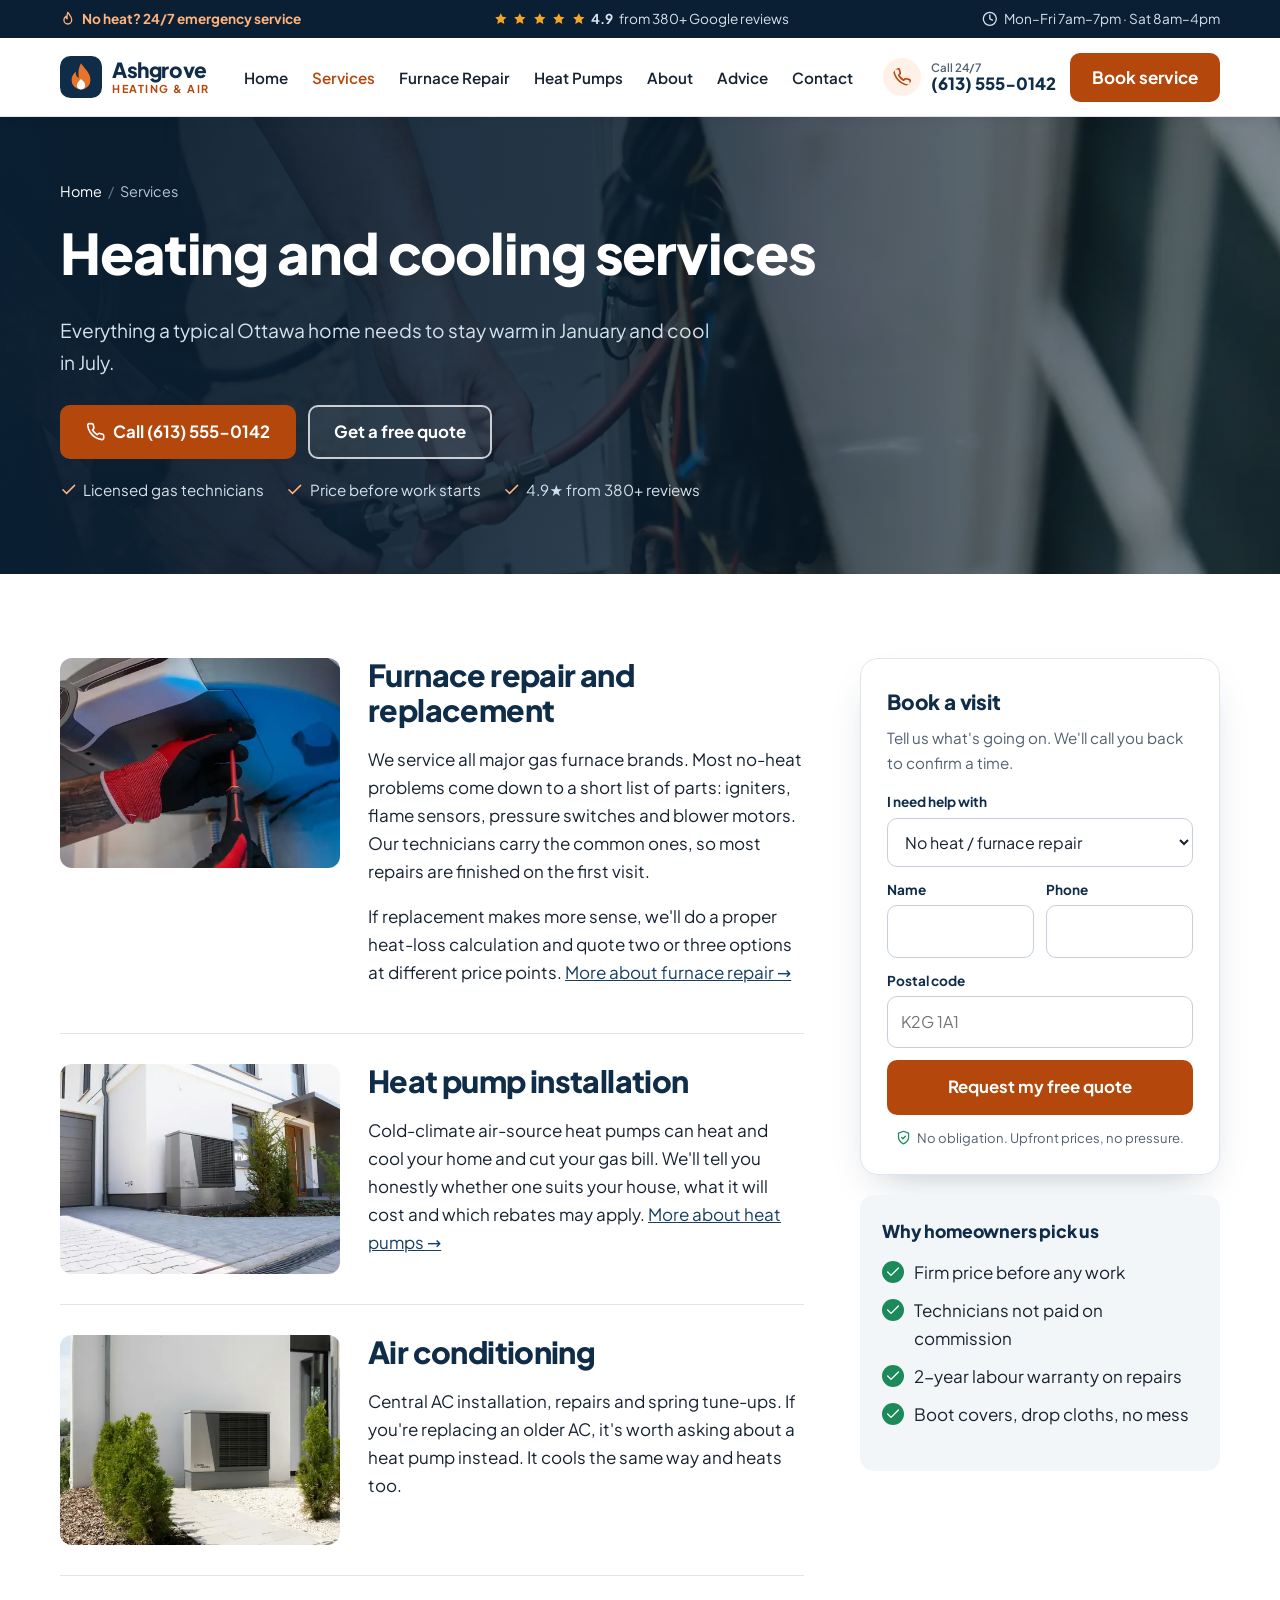
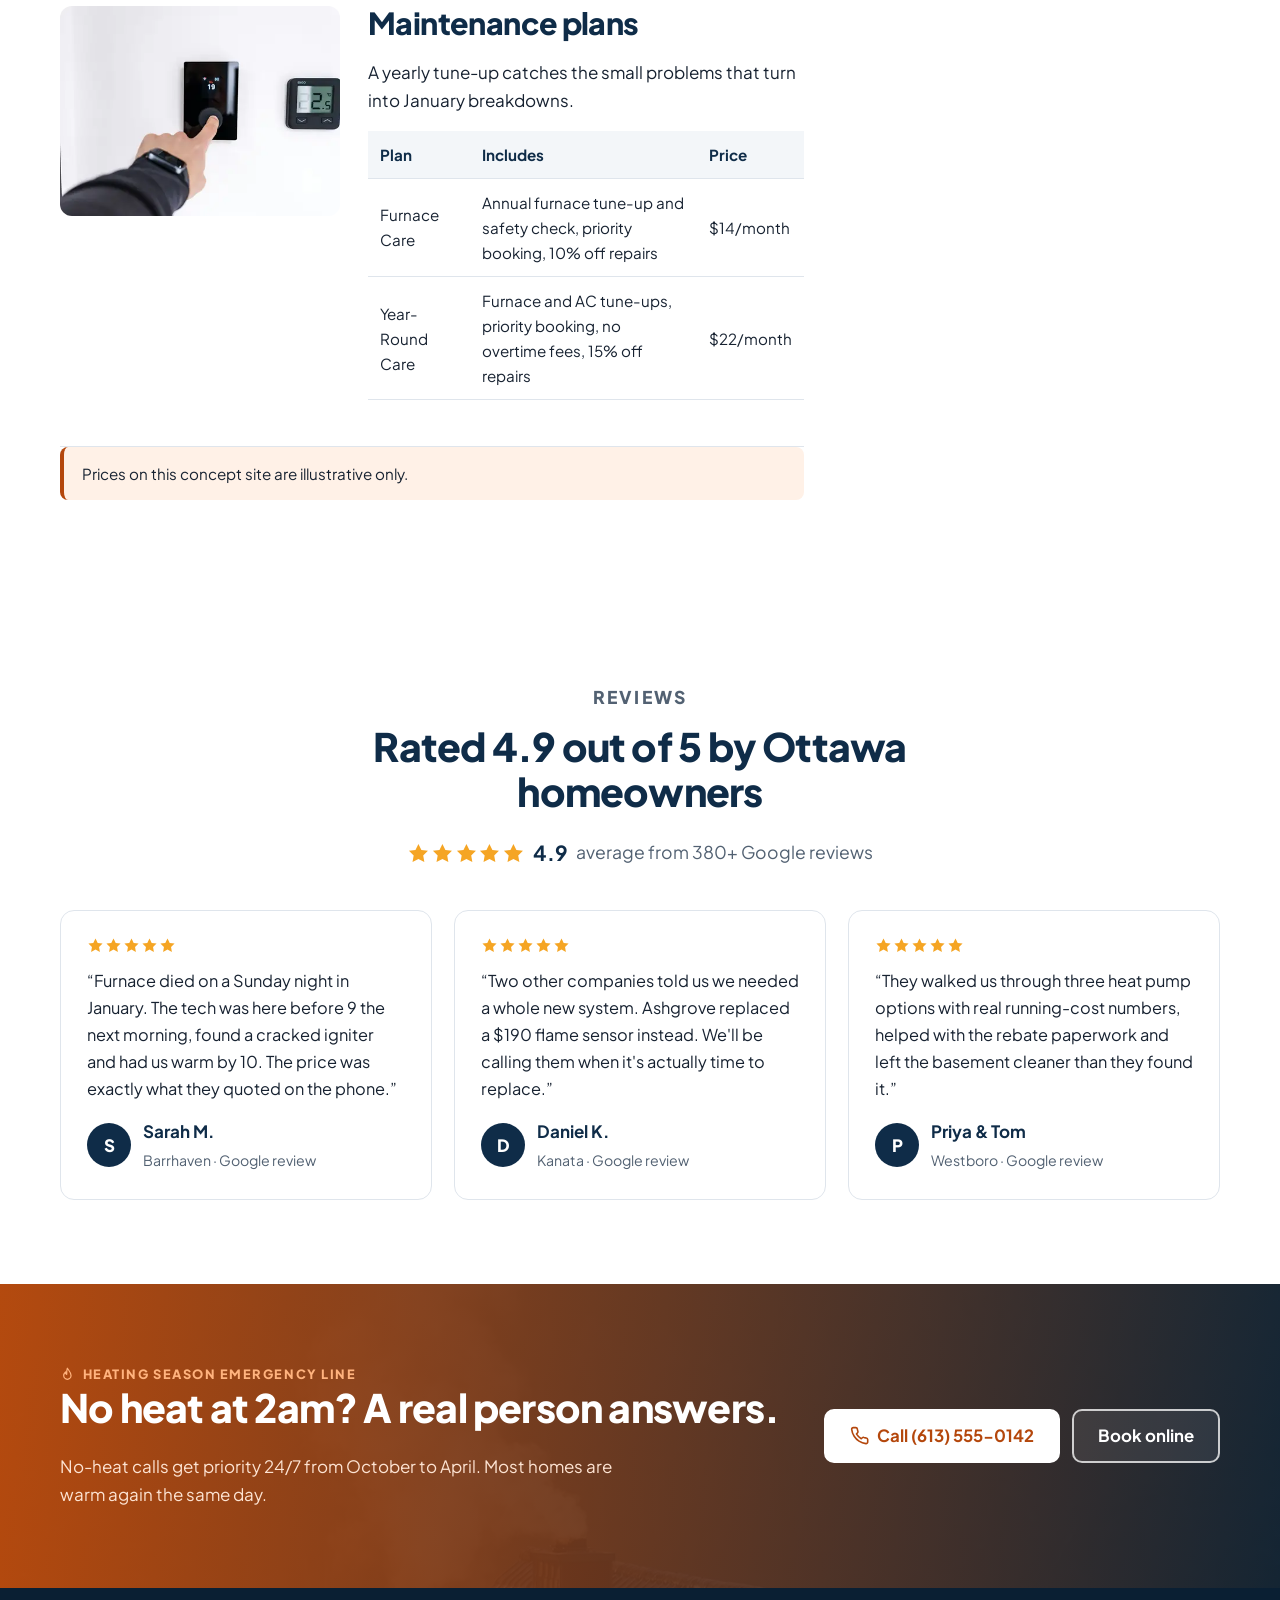
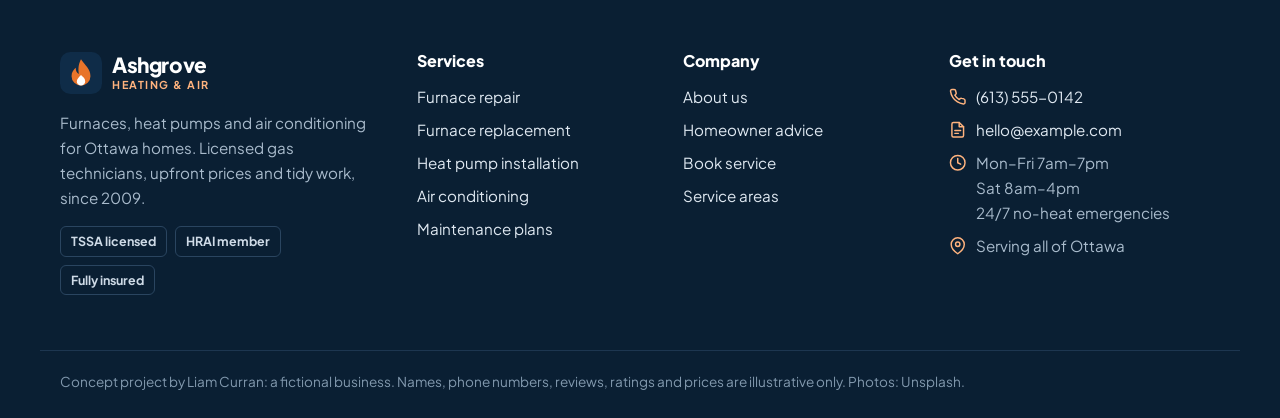
<file: docs/services.html>
<!doctype html>
<html lang="en-CA">
<head>
<meta charset="utf-8">
<meta name="viewport" content="width=device-width, initial-scale=1">
<title>Heating & Cooling Services in Ottawa | Ashgrove Heating & Air</title>
<meta name="description" content="Furnace repair and replacement, heat pump installation, central air conditioning and maintenance plans for Ottawa homes. See what's included and typical prices.">
<link rel="canonical" href="https://liampcurran.github.io/ashgrove-heating/services.html">
<meta property="og:type" content="website">
<meta property="og:site_name" content="Ashgrove Heating & Air">
<meta property="og:title" content="Heating & Cooling Services in Ottawa | Ashgrove Heating & Air">
<meta property="og:description" content="Furnace repair and replacement, heat pump installation, central air conditioning and maintenance plans for Ottawa homes. See what's included and typical prices.">
<meta property="og:url" content="https://liampcurran.github.io/ashgrove-heating/services.html">
<meta property="og:image" content="https://liampcurran.github.io/ashgrove-heating/assets/og.png">
<meta property="og:locale" content="en_CA">
<meta name="twitter:card" content="summary_large_image">
<meta name="theme-color" content="#0f2c48">
<link rel="icon" href="assets/logo.svg" type="image/svg+xml">
<link rel="preload" href="assets/jakarta.woff2" as="font" type="font/woff2" crossorigin>
<link rel="preload" as="image" type="image/webp" href="assets/img/gauges-800.webp" imagesrcset="assets/img/gauges-800.webp 800w, assets/img/gauges-1440.webp 1440w" imagesizes="100vw" fetchpriority="high">
<link rel="stylesheet" href="assets/style.css">
<script type="application/ld+json">{"@context":"https://schema.org","@type":"BreadcrumbList","itemListElement":[{"@type":"ListItem","position":1,"name":"Home","item":"https://liampcurran.github.io/ashgrove-heating/"},{"@type":"ListItem","position":2,"name":"Services","item":"https://liampcurran.github.io/ashgrove-heating/services.html"}]}</script>
<script type="application/ld+json">{"@context":"https://schema.org","@type":"ItemList","itemListElement":[{"@type":"ListItem","position":1,"item":{"@type":"Service","name":"Furnace repair and replacement","provider":{"@id":"https://liampcurran.github.io/ashgrove-heating/#business"},"areaServed":"Ottawa, ON"}},{"@type":"ListItem","position":2,"item":{"@type":"Service","name":"Heat pump installation","provider":{"@id":"https://liampcurran.github.io/ashgrove-heating/#business"},"areaServed":"Ottawa, ON"}},{"@type":"ListItem","position":3,"item":{"@type":"Service","name":"Air conditioning","provider":{"@id":"https://liampcurran.github.io/ashgrove-heating/#business"},"areaServed":"Ottawa, ON"}},{"@type":"ListItem","position":4,"item":{"@type":"Service","name":"HVAC maintenance plans","provider":{"@id":"https://liampcurran.github.io/ashgrove-heating/#business"},"areaServed":"Ottawa, ON"}}]}</script>
</head>
<body>
<a class="skip" href="#main">Skip to content</a>
<div class="topbar"><div class="wrap">
<span class="tb-emerg"><svg class="i" viewBox="0 0 24 24" aria-hidden="true" fill="none" stroke="currentColor" stroke-width="2" stroke-linecap="round" stroke-linejoin="round"><path d="M12 2c3 4.5 6 7 6 12a6 6 0 0 1-12 0c0-3 1.5-4.5 3-6 0 2 .8 3.5 2 4-.6-4 0-7 1-10z"/></svg> No heat? 24/7 emergency service</span>
<span class="tb-rating"><span class="stars" role="img" aria-label="5 out of 5 stars"><svg class="i" viewBox="0 0 24 24" aria-hidden="true"><path fill="currentColor" d="m12 2 3.1 6.3 6.9 1-5 4.9 1.2 6.8L12 17.8 5.8 21l1.2-6.8-5-4.9 6.9-1z"/></svg><svg class="i" viewBox="0 0 24 24" aria-hidden="true"><path fill="currentColor" d="m12 2 3.1 6.3 6.9 1-5 4.9 1.2 6.8L12 17.8 5.8 21l1.2-6.8-5-4.9 6.9-1z"/></svg><svg class="i" viewBox="0 0 24 24" aria-hidden="true"><path fill="currentColor" d="m12 2 3.1 6.3 6.9 1-5 4.9 1.2 6.8L12 17.8 5.8 21l1.2-6.8-5-4.9 6.9-1z"/></svg><svg class="i" viewBox="0 0 24 24" aria-hidden="true"><path fill="currentColor" d="m12 2 3.1 6.3 6.9 1-5 4.9 1.2 6.8L12 17.8 5.8 21l1.2-6.8-5-4.9 6.9-1z"/></svg><svg class="i" viewBox="0 0 24 24" aria-hidden="true"><path fill="currentColor" d="m12 2 3.1 6.3 6.9 1-5 4.9 1.2 6.8L12 17.8 5.8 21l1.2-6.8-5-4.9 6.9-1z"/></svg></span> <strong>4.9</strong> from 380+ Google reviews</span>
<span class="tb-hours"><svg class="i" viewBox="0 0 24 24" aria-hidden="true" fill="none" stroke="currentColor" stroke-width="2" stroke-linecap="round" stroke-linejoin="round"><circle cx="12" cy="12" r="10"/><path d="M12 6v6l4 2"/></svg> Mon–Fri 7am–7pm · Sat 8am–4pm</span>
</div></div>
<header class="site"><div class="wrap">
<a class="brand" href="index.html"><svg viewBox="0 0 40 40" aria-hidden="true"><rect width="40" height="40" rx="10" fill="#0f2c48"/><path d="M20 7c4 6 9 9 9 16a9 9 0 0 1-18 0c0-4 2-6 4-8 0 3 1 5 3 6-1-6 0-10 2-14z" fill="#e8742a"/><path d="M20 22c2 2 4 3 4 6a4 4 0 0 1-8 0c0-2 2-4 4-6z" fill="#fff"/></svg><span>Ashgrove<small>Heating &amp; Air</small></span></a>
<nav class="main" aria-label="Main"><ul><li><a href="index.html">Home</a></li><li><a href="services.html" aria-current="page">Services</a></li><li><a href="furnace-repair-ottawa.html">Furnace Repair</a></li><li><a href="heat-pump-installation-ottawa.html">Heat Pumps</a></li><li><a href="about.html">About</a></li><li><a href="blog/">Advice</a></li><li><a href="contact.html">Contact</a></li></ul></nav>
<div class="h-actions">
<a class="h-phone" href="tel:+16135550142" aria-label="Call (613) 555-0142, 24/7"><svg class="i" viewBox="0 0 24 24" aria-hidden="true" fill="none" stroke="currentColor" stroke-width="2" stroke-linecap="round" stroke-linejoin="round"><path d="M22 16.9v3a2 2 0 0 1-2.2 2 19.8 19.8 0 0 1-8.6-3.1 19.5 19.5 0 0 1-6-6A19.8 19.8 0 0 1 2.1 4.2 2 2 0 0 1 4.1 2h3a2 2 0 0 1 2 1.7c.1 1 .4 1.9.7 2.8a2 2 0 0 1-.5 2.1L8 9.9a16 16 0 0 0 6 6l1.3-1.3a2 2 0 0 1 2.1-.4c.9.3 1.8.6 2.8.7a2 2 0 0 1 1.7 2z"/></svg><span><small>Call 24/7</small>(613) 555-0142</span></a>
<a class="btn" href="contact.html">Book service</a>
<details class="menu"><summary aria-label="Open menu"><span></span><span></span><span></span></summary><nav aria-label="Mobile"><ul><li><a href="index.html">Home</a></li><li><a href="services.html" aria-current="page">Services</a></li><li><a href="furnace-repair-ottawa.html">Furnace Repair</a></li><li><a href="heat-pump-installation-ottawa.html">Heat Pumps</a></li><li><a href="about.html">About</a></li><li><a href="blog/">Advice</a></li><li><a href="contact.html">Contact</a></li></ul>
<a class="btn btn-block" href="tel:+16135550142">Call (613) 555-0142</a></nav></details>
</div>
</div></header>
<main id="main">
<section class="page-hero">
<img class="bg" src="assets/img/gauges-800.webp" srcset="assets/img/gauges-800.webp 800w, assets/img/gauges-1440.webp 1440w" sizes="100vw" width="1440" height="1080" alt="" fetchpriority="high" decoding="async">
<div class="wrap"><nav class="crumbs" aria-label="Breadcrumb"><a href="index.html">Home</a> <span>/</span> Services</nav>
<h1>Heating and cooling services</h1><p class="lede">Everything a typical Ottawa home needs to stay warm in January and cool in July.</p><div class="ctas"><a class="btn btn-lg" href="tel:+16135550142"><svg class="i" viewBox="0 0 24 24" aria-hidden="true" fill="none" stroke="currentColor" stroke-width="2" stroke-linecap="round" stroke-linejoin="round"><path d="M22 16.9v3a2 2 0 0 1-2.2 2 19.8 19.8 0 0 1-8.6-3.1 19.5 19.5 0 0 1-6-6A19.8 19.8 0 0 1 2.1 4.2 2 2 0 0 1 4.1 2h3a2 2 0 0 1 2 1.7c.1 1 .4 1.9.7 2.8a2 2 0 0 1-.5 2.1L8 9.9a16 16 0 0 0 6 6l1.3-1.3a2 2 0 0 1 2.1-.4c.9.3 1.8.6 2.8.7a2 2 0 0 1 1.7 2z"/></svg> Call (613) 555-0142</a><a class="btn btn-lg btn-ghost-light" href="contact.html">Get a free quote</a></div>
<ul class="hero-trust"><li><svg class="i" viewBox="0 0 24 24" aria-hidden="true" fill="none" stroke="currentColor" stroke-width="2" stroke-linecap="round" stroke-linejoin="round"><path d="M20 6 9 17l-5-5"/></svg> Licensed gas technicians</li><li><svg class="i" viewBox="0 0 24 24" aria-hidden="true" fill="none" stroke="currentColor" stroke-width="2" stroke-linecap="round" stroke-linejoin="round"><path d="M20 6 9 17l-5-5"/></svg> Price before work starts</li><li><svg class="i" viewBox="0 0 24 24" aria-hidden="true" fill="none" stroke="currentColor" stroke-width="2" stroke-linecap="round" stroke-linejoin="round"><path d="M20 6 9 17l-5-5"/></svg> 4.9★ from 380+ reviews</li></ul>
</div></section><section class="block"><div class="wrap with-side">
<div class="prose">
<div class="svc-row" id="furnace"><img src="assets/img/furnace-480.webp" srcset="assets/img/furnace-480.webp 480w, assets/img/furnace-800.webp 800w" sizes="(max-width:700px) 100vw, 300px" width="800" height="600" alt="Technician repairing furnace components" loading="lazy" decoding="async">
<div><h2>Furnace repair and replacement</h2>
<p>We service all major gas furnace brands. Most no-heat problems come down to a short list of parts: igniters, flame sensors, pressure switches and blower motors. Our technicians carry the common ones, so most repairs are finished on the first visit.</p>
<p>If replacement makes more sense, we'll do a proper heat-loss calculation and quote two or three options at different price points. <a href="furnace-repair-ottawa.html">More about furnace repair →</a></p></div></div>
<div class="svc-row" id="heat-pumps"><img src="assets/img/heatpump-480.webp" srcset="assets/img/heatpump-480.webp 480w, assets/img/heatpump-800.webp 800w" sizes="(max-width:700px) 100vw, 300px" width="800" height="600" alt="Outdoor heat pump unit beside a modern home" loading="lazy" decoding="async">
<div><h2>Heat pump installation</h2>
<p>Cold-climate air-source heat pumps can heat and cool your home and cut your gas bill. We'll tell you honestly whether one suits your house, what it will cost and which rebates may apply. <a href="heat-pump-installation-ottawa.html">More about heat pumps →</a></p></div></div>
<div class="svc-row" id="ac"><img src="assets/img/ac-480.webp" srcset="assets/img/ac-480.webp 480w, assets/img/ac-800.webp 800w" sizes="(max-width:700px) 100vw, 300px" width="800" height="600" alt="Air conditioner condenser beside a house" loading="lazy" decoding="async">
<div><h2>Air conditioning</h2>
<p>Central AC installation, repairs and spring tune-ups. If you're replacing an older AC, it's worth asking about a heat pump instead. It cools the same way and heats too.</p></div></div>
<div class="svc-row" id="maintenance"><img src="assets/img/thermostat-480.webp" srcset="assets/img/thermostat-480.webp 480w, assets/img/thermostat-800.webp 800w" sizes="(max-width:700px) 100vw, 300px" width="800" height="600" alt="Homeowner adjusting a smart thermostat" loading="lazy" decoding="async">
<div><h2>Maintenance plans</h2>
<p>A yearly tune-up catches the small problems that turn into January breakdowns.</p>
<table class="prices">
<thead><tr><th>Plan</th><th>Includes</th><th>Price</th></tr></thead>
<tbody>
<tr><td>Furnace Care</td><td>Annual furnace tune-up and safety check, priority booking, 10% off repairs</td><td>$14/month</td></tr>
<tr><td>Year-Round Care</td><td>Furnace and AC tune-ups, priority booking, no overtime fees, 15% off repairs</td><td>$22/month</td></tr>
</tbody></table></div></div>
<p class="note">Prices on this concept site are illustrative only.</p>
</div>
<aside class="side"><form class="lead-form compact" id="quote-svc" novalidate>
<p class="f-title">Book a visit</p><p class="f-sub">Tell us what's going on. We'll call you back to confirm a time.</p>
<div class="f-full"><label for="quote-svc-need">I need help with</label>
<select id="quote-svc-need" name="need"><option>No heat / furnace repair</option><option>Heat pump quote</option><option>New furnace quote</option><option>Air conditioning</option><option>Maintenance plan</option><option>Something else</option></select></div>
<div><label for="quote-svc-name">Name</label><input id="quote-svc-name" name="name" autocomplete="name" required></div>
<div><label for="quote-svc-phone">Phone</label><input id="quote-svc-phone" name="phone" type="tel" autocomplete="tel" required></div>
<div class="f-full"><label for="quote-svc-postal">Postal code</label><input id="quote-svc-postal" name="postal" autocomplete="postal-code" placeholder="K2G 1A1"></div>

<button class="btn btn-lg f-full" type="submit">Request my free quote</button>
<p class="f-fine f-full"><svg class="i" viewBox="0 0 24 24" aria-hidden="true" fill="none" stroke="currentColor" stroke-width="2" stroke-linecap="round" stroke-linejoin="round"><path d="M12 22s8-4 8-10V5l-8-3-8 3v7c0 6 8 10 8 10z"/><path d="m9 12 2 2 4-4"/></svg> No obligation. Upfront prices, no pressure.</p>
<p class="form-msg f-full" role="status">Thanks! This is a concept site, so nothing was sent. On a live site this request would go to the office inbox and the CRM, and the customer would get an instant text confirmation.</p>
</form>
<div class="side-card"><p class="f-title">Why homeowners pick us</p><ul class="ticks">
<li><svg class="i" viewBox="0 0 24 24" aria-hidden="true" fill="none" stroke="currentColor" stroke-width="2" stroke-linecap="round" stroke-linejoin="round"><path d="M20 6 9 17l-5-5"/></svg> Firm price before any work</li><li><svg class="i" viewBox="0 0 24 24" aria-hidden="true" fill="none" stroke="currentColor" stroke-width="2" stroke-linecap="round" stroke-linejoin="round"><path d="M20 6 9 17l-5-5"/></svg> Technicians not paid on commission</li>
<li><svg class="i" viewBox="0 0 24 24" aria-hidden="true" fill="none" stroke="currentColor" stroke-width="2" stroke-linecap="round" stroke-linejoin="round"><path d="M20 6 9 17l-5-5"/></svg> 2-year labour warranty on repairs</li><li><svg class="i" viewBox="0 0 24 24" aria-hidden="true" fill="none" stroke="currentColor" stroke-width="2" stroke-linecap="round" stroke-linejoin="round"><path d="M20 6 9 17l-5-5"/></svg> Boot covers, drop cloths, no mess</li></ul></div></aside>
</div></section>
<section class="block"><div class="wrap">
<div class="sec-head center"><p class="eyebrow">Reviews</p><h2>Rated 4.9 out of 5 by Ottawa homeowners</h2>
<p class="big-rating"><span class="stars" role="img" aria-label="5 out of 5 stars"><svg class="i" viewBox="0 0 24 24" aria-hidden="true"><path fill="currentColor" d="m12 2 3.1 6.3 6.9 1-5 4.9 1.2 6.8L12 17.8 5.8 21l1.2-6.8-5-4.9 6.9-1z"/></svg><svg class="i" viewBox="0 0 24 24" aria-hidden="true"><path fill="currentColor" d="m12 2 3.1 6.3 6.9 1-5 4.9 1.2 6.8L12 17.8 5.8 21l1.2-6.8-5-4.9 6.9-1z"/></svg><svg class="i" viewBox="0 0 24 24" aria-hidden="true"><path fill="currentColor" d="m12 2 3.1 6.3 6.9 1-5 4.9 1.2 6.8L12 17.8 5.8 21l1.2-6.8-5-4.9 6.9-1z"/></svg><svg class="i" viewBox="0 0 24 24" aria-hidden="true"><path fill="currentColor" d="m12 2 3.1 6.3 6.9 1-5 4.9 1.2 6.8L12 17.8 5.8 21l1.2-6.8-5-4.9 6.9-1z"/></svg><svg class="i" viewBox="0 0 24 24" aria-hidden="true"><path fill="currentColor" d="m12 2 3.1 6.3 6.9 1-5 4.9 1.2 6.8L12 17.8 5.8 21l1.2-6.8-5-4.9 6.9-1z"/></svg></span> <strong>4.9</strong> average from 380+ Google reviews</p></div>
<div class="grid c3"><figure class="review"><span class="stars" role="img" aria-label="5 out of 5 stars"><svg class="i" viewBox="0 0 24 24" aria-hidden="true"><path fill="currentColor" d="m12 2 3.1 6.3 6.9 1-5 4.9 1.2 6.8L12 17.8 5.8 21l1.2-6.8-5-4.9 6.9-1z"/></svg><svg class="i" viewBox="0 0 24 24" aria-hidden="true"><path fill="currentColor" d="m12 2 3.1 6.3 6.9 1-5 4.9 1.2 6.8L12 17.8 5.8 21l1.2-6.8-5-4.9 6.9-1z"/></svg><svg class="i" viewBox="0 0 24 24" aria-hidden="true"><path fill="currentColor" d="m12 2 3.1 6.3 6.9 1-5 4.9 1.2 6.8L12 17.8 5.8 21l1.2-6.8-5-4.9 6.9-1z"/></svg><svg class="i" viewBox="0 0 24 24" aria-hidden="true"><path fill="currentColor" d="m12 2 3.1 6.3 6.9 1-5 4.9 1.2 6.8L12 17.8 5.8 21l1.2-6.8-5-4.9 6.9-1z"/></svg><svg class="i" viewBox="0 0 24 24" aria-hidden="true"><path fill="currentColor" d="m12 2 3.1 6.3 6.9 1-5 4.9 1.2 6.8L12 17.8 5.8 21l1.2-6.8-5-4.9 6.9-1z"/></svg></span><blockquote>“Furnace died on a Sunday night in January. The tech was here before 9 the next morning, found a cracked igniter and had us warm by 10. The price was exactly what they quoted on the phone.”</blockquote>
<figcaption><span class="av">S</span><span><strong>Sarah M.</strong><small>Barrhaven · Google review</small></span></figcaption></figure><figure class="review"><span class="stars" role="img" aria-label="5 out of 5 stars"><svg class="i" viewBox="0 0 24 24" aria-hidden="true"><path fill="currentColor" d="m12 2 3.1 6.3 6.9 1-5 4.9 1.2 6.8L12 17.8 5.8 21l1.2-6.8-5-4.9 6.9-1z"/></svg><svg class="i" viewBox="0 0 24 24" aria-hidden="true"><path fill="currentColor" d="m12 2 3.1 6.3 6.9 1-5 4.9 1.2 6.8L12 17.8 5.8 21l1.2-6.8-5-4.9 6.9-1z"/></svg><svg class="i" viewBox="0 0 24 24" aria-hidden="true"><path fill="currentColor" d="m12 2 3.1 6.3 6.9 1-5 4.9 1.2 6.8L12 17.8 5.8 21l1.2-6.8-5-4.9 6.9-1z"/></svg><svg class="i" viewBox="0 0 24 24" aria-hidden="true"><path fill="currentColor" d="m12 2 3.1 6.3 6.9 1-5 4.9 1.2 6.8L12 17.8 5.8 21l1.2-6.8-5-4.9 6.9-1z"/></svg><svg class="i" viewBox="0 0 24 24" aria-hidden="true"><path fill="currentColor" d="m12 2 3.1 6.3 6.9 1-5 4.9 1.2 6.8L12 17.8 5.8 21l1.2-6.8-5-4.9 6.9-1z"/></svg></span><blockquote>“Two other companies told us we needed a whole new system. Ashgrove replaced a $190 flame sensor instead. We'll be calling them when it's actually time to replace.”</blockquote>
<figcaption><span class="av">D</span><span><strong>Daniel K.</strong><small>Kanata · Google review</small></span></figcaption></figure><figure class="review"><span class="stars" role="img" aria-label="5 out of 5 stars"><svg class="i" viewBox="0 0 24 24" aria-hidden="true"><path fill="currentColor" d="m12 2 3.1 6.3 6.9 1-5 4.9 1.2 6.8L12 17.8 5.8 21l1.2-6.8-5-4.9 6.9-1z"/></svg><svg class="i" viewBox="0 0 24 24" aria-hidden="true"><path fill="currentColor" d="m12 2 3.1 6.3 6.9 1-5 4.9 1.2 6.8L12 17.8 5.8 21l1.2-6.8-5-4.9 6.9-1z"/></svg><svg class="i" viewBox="0 0 24 24" aria-hidden="true"><path fill="currentColor" d="m12 2 3.1 6.3 6.9 1-5 4.9 1.2 6.8L12 17.8 5.8 21l1.2-6.8-5-4.9 6.9-1z"/></svg><svg class="i" viewBox="0 0 24 24" aria-hidden="true"><path fill="currentColor" d="m12 2 3.1 6.3 6.9 1-5 4.9 1.2 6.8L12 17.8 5.8 21l1.2-6.8-5-4.9 6.9-1z"/></svg><svg class="i" viewBox="0 0 24 24" aria-hidden="true"><path fill="currentColor" d="m12 2 3.1 6.3 6.9 1-5 4.9 1.2 6.8L12 17.8 5.8 21l1.2-6.8-5-4.9 6.9-1z"/></svg></span><blockquote>“They walked us through three heat pump options with real running-cost numbers, helped with the rebate paperwork and left the basement cleaner than they found it.”</blockquote>
<figcaption><span class="av">P</span><span><strong>Priya &amp; Tom</strong><small>Westboro · Google review</small></span></figcaption></figure></div></div></section>
<section class="emerg">
<img class="bg" src="assets/img/winter-800.webp" srcset="assets/img/winter-800.webp 800w, assets/img/winter-1440.webp 1440w" sizes="100vw" width="1440" height="810" alt="" loading="lazy" decoding="async">
<div class="wrap"><div>
<p class="eyebrow light"><svg class="i" viewBox="0 0 24 24" aria-hidden="true" fill="none" stroke="currentColor" stroke-width="2" stroke-linecap="round" stroke-linejoin="round"><path d="M12 2c3 4.5 6 7 6 12a6 6 0 0 1-12 0c0-3 1.5-4.5 3-6 0 2 .8 3.5 2 4-.6-4 0-7 1-10z"/></svg> Heating season emergency line</p>
<h2>No heat at 2am? A real person answers.</h2>
<p>No-heat calls get priority 24/7 from October to April. Most homes are warm again the same day.</p></div>
<div class="emerg-ctas"><a class="btn btn-lg" href="tel:+16135550142"><svg class="i" viewBox="0 0 24 24" aria-hidden="true" fill="none" stroke="currentColor" stroke-width="2" stroke-linecap="round" stroke-linejoin="round"><path d="M22 16.9v3a2 2 0 0 1-2.2 2 19.8 19.8 0 0 1-8.6-3.1 19.5 19.5 0 0 1-6-6A19.8 19.8 0 0 1 2.1 4.2 2 2 0 0 1 4.1 2h3a2 2 0 0 1 2 1.7c.1 1 .4 1.9.7 2.8a2 2 0 0 1-.5 2.1L8 9.9a16 16 0 0 0 6 6l1.3-1.3a2 2 0 0 1 2.1-.4c.9.3 1.8.6 2.8.7a2 2 0 0 1 1.7 2z"/></svg> Call (613) 555-0142</a>
<a class="btn btn-lg btn-ghost-light" href="contact.html">Book online</a></div>
</div></section>
</main>
<footer class="site">
<div class="wrap f-grid">
<div class="f-brand"><a class="brand light" href="index.html"><svg viewBox="0 0 40 40" aria-hidden="true"><rect width="40" height="40" rx="10" fill="#0f2c48"/><path d="M20 7c4 6 9 9 9 16a9 9 0 0 1-18 0c0-4 2-6 4-8 0 3 1 5 3 6-1-6 0-10 2-14z" fill="#e8742a"/><path d="M20 22c2 2 4 3 4 6a4 4 0 0 1-8 0c0-2 2-4 4-6z" fill="#fff"/></svg><span>Ashgrove<small>Heating &amp; Air</small></span></a>
<p>Furnaces, heat pumps and air conditioning for Ottawa homes. Licensed gas technicians, upfront prices and tidy work, since 2009.</p>
<p class="f-badges"><span>TSSA licensed</span><span>HRAI member</span><span>Fully insured</span></p></div>
<div><h2>Services</h2><ul>
<li><a href="furnace-repair-ottawa.html">Furnace repair</a></li>
<li><a href="services.html#furnace">Furnace replacement</a></li>
<li><a href="heat-pump-installation-ottawa.html">Heat pump installation</a></li>
<li><a href="services.html#ac">Air conditioning</a></li>
<li><a href="services.html#maintenance">Maintenance plans</a></li></ul></div>
<div><h2>Company</h2><ul>
<li><a href="about.html">About us</a></li>
<li><a href="blog/">Homeowner advice</a></li>
<li><a href="contact.html">Book service</a></li>
<li><a href="index.html#areas">Service areas</a></li></ul></div>
<div><h2>Get in touch</h2><ul class="f-contact">
<li><svg class="i" viewBox="0 0 24 24" aria-hidden="true" fill="none" stroke="currentColor" stroke-width="2" stroke-linecap="round" stroke-linejoin="round"><path d="M22 16.9v3a2 2 0 0 1-2.2 2 19.8 19.8 0 0 1-8.6-3.1 19.5 19.5 0 0 1-6-6A19.8 19.8 0 0 1 2.1 4.2 2 2 0 0 1 4.1 2h3a2 2 0 0 1 2 1.7c.1 1 .4 1.9.7 2.8a2 2 0 0 1-.5 2.1L8 9.9a16 16 0 0 0 6 6l1.3-1.3a2 2 0 0 1 2.1-.4c.9.3 1.8.6 2.8.7a2 2 0 0 1 1.7 2z"/></svg><a href="tel:+16135550142">(613) 555-0142</a></li>
<li><svg class="i" viewBox="0 0 24 24" aria-hidden="true" fill="none" stroke="currentColor" stroke-width="2" stroke-linecap="round" stroke-linejoin="round"><path d="M14 2H6a2 2 0 0 0-2 2v16a2 2 0 0 0 2 2h12a2 2 0 0 0 2-2V8z"/><path d="M14 2v6h6M8 13h8M8 17h5"/></svg><a href="mailto:hello@example.com">hello@example.com</a></li>
<li><svg class="i" viewBox="0 0 24 24" aria-hidden="true" fill="none" stroke="currentColor" stroke-width="2" stroke-linecap="round" stroke-linejoin="round"><circle cx="12" cy="12" r="10"/><path d="M12 6v6l4 2"/></svg><span>Mon–Fri 7am–7pm<br>Sat 8am–4pm<br>24/7 no-heat emergencies</span></li>
<li><svg class="i" viewBox="0 0 24 24" aria-hidden="true" fill="none" stroke="currentColor" stroke-width="2" stroke-linecap="round" stroke-linejoin="round"><path d="M21 10c0 7-9 13-9 13S3 17 3 10a9 9 0 0 1 18 0z"/><circle cx="12" cy="10" r="3"/></svg><span>Serving all of Ottawa</span></li></ul></div>
</div>
<div class="wrap concept">Concept project by Liam Curran: a fictional business. Names, phone numbers, reviews, ratings and prices are illustrative only. Photos: Unsplash.</div>
</footer>
<div class="mbar"><a href="tel:+16135550142"><svg class="i" viewBox="0 0 24 24" aria-hidden="true" fill="none" stroke="currentColor" stroke-width="2" stroke-linecap="round" stroke-linejoin="round"><path d="M22 16.9v3a2 2 0 0 1-2.2 2 19.8 19.8 0 0 1-8.6-3.1 19.5 19.5 0 0 1-6-6A19.8 19.8 0 0 1 2.1 4.2 2 2 0 0 1 4.1 2h3a2 2 0 0 1 2 1.7c.1 1 .4 1.9.7 2.8a2 2 0 0 1-.5 2.1L8 9.9a16 16 0 0 0 6 6l1.3-1.3a2 2 0 0 1 2.1-.4c.9.3 1.8.6 2.8.7a2 2 0 0 1 1.7 2z"/></svg> Call now</a><a class="q" href="contact.html"><svg class="i" viewBox="0 0 24 24" aria-hidden="true" fill="none" stroke="currentColor" stroke-width="2" stroke-linecap="round" stroke-linejoin="round"><path d="M14 2H6a2 2 0 0 0-2 2v16a2 2 0 0 0 2 2h12a2 2 0 0 0 2-2V8z"/><path d="M14 2v6h6M8 13h8M8 17h5"/></svg> Free quote</a></div>
<script src="assets/site.js" defer></script>
</body>
</html>
</file>
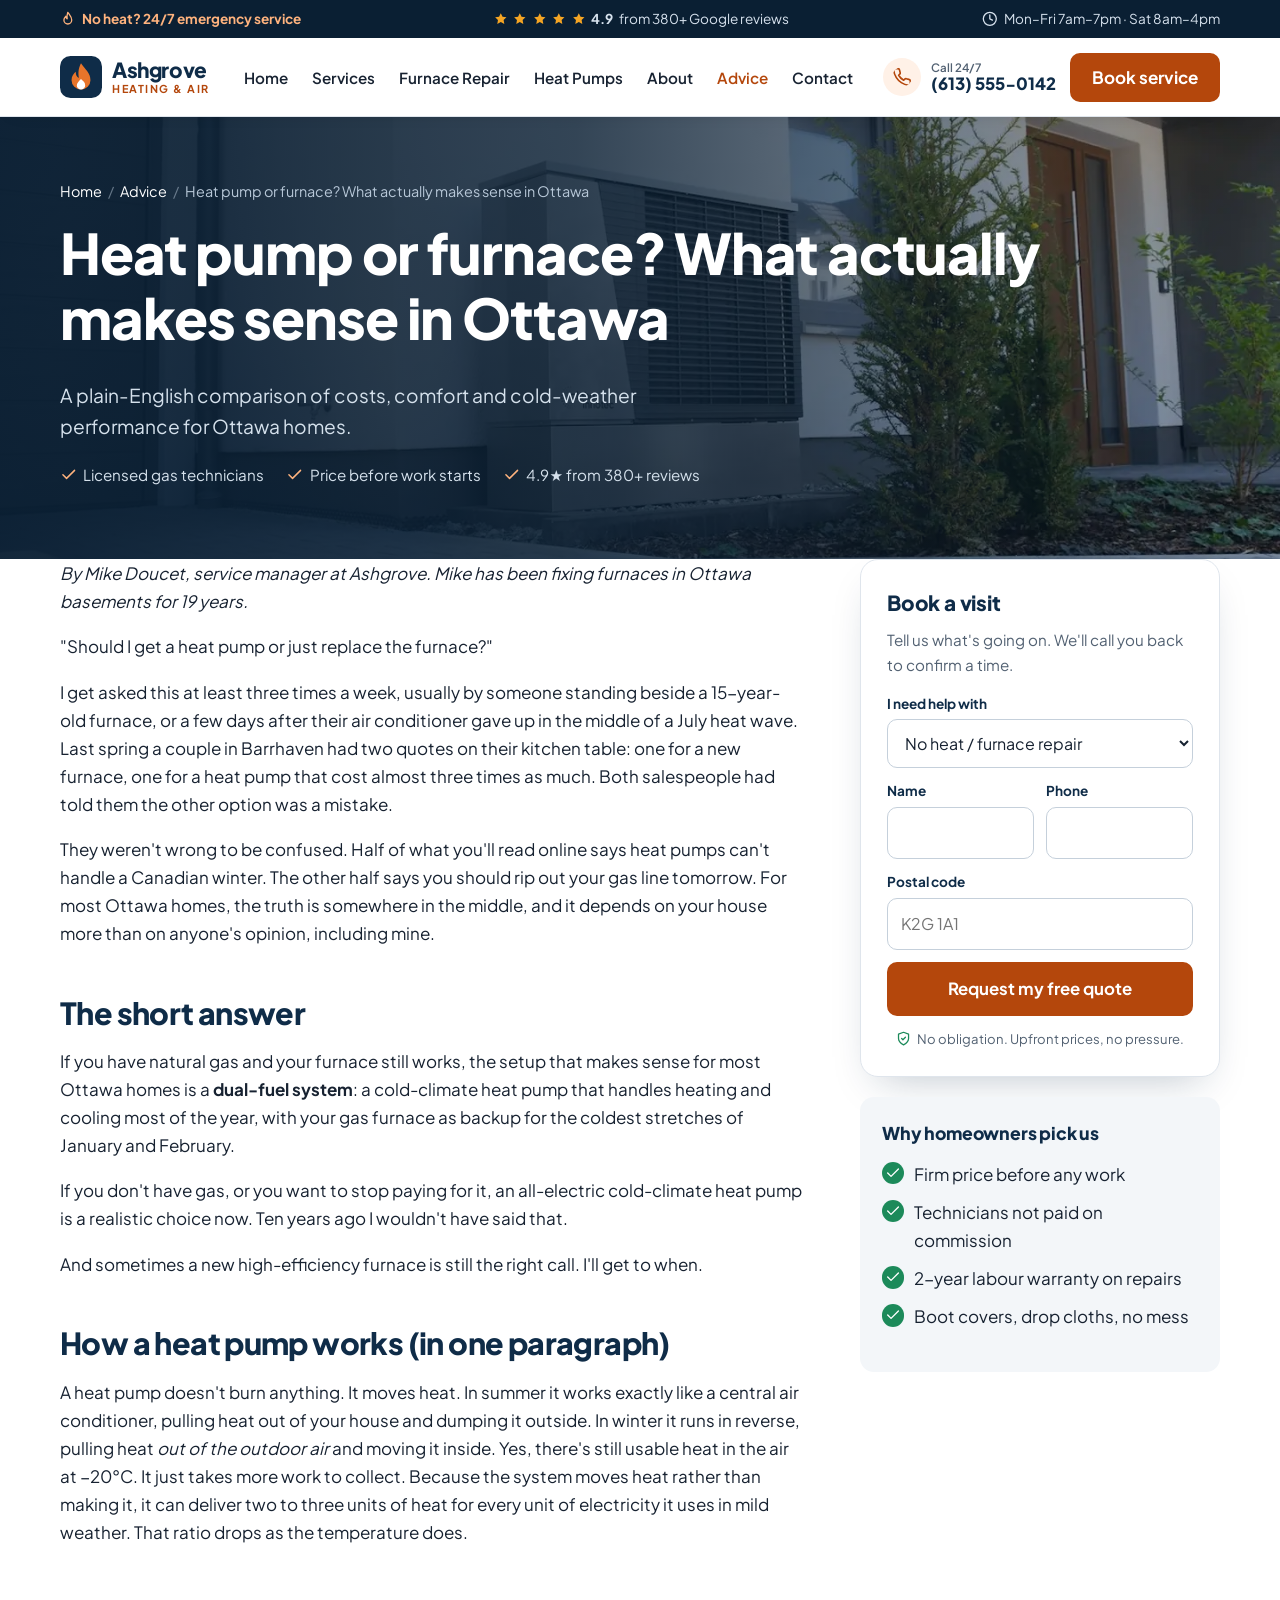
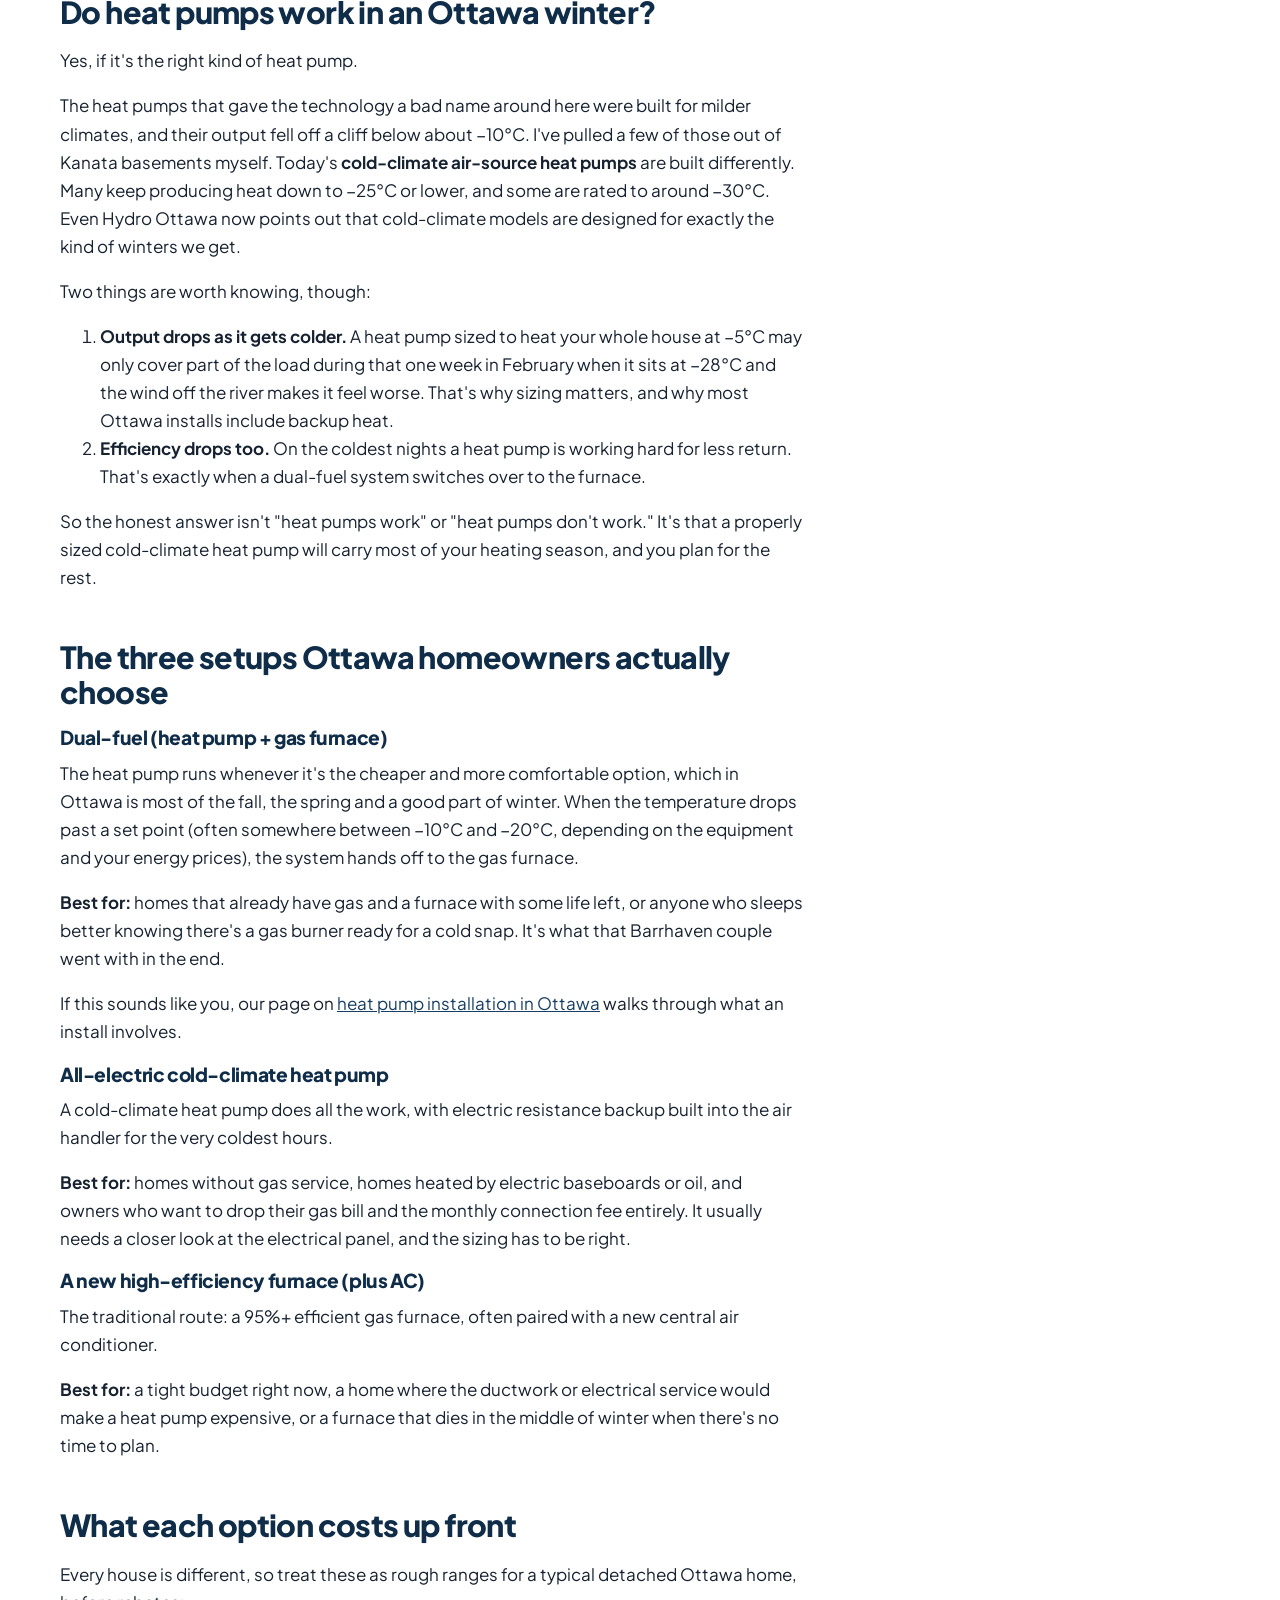
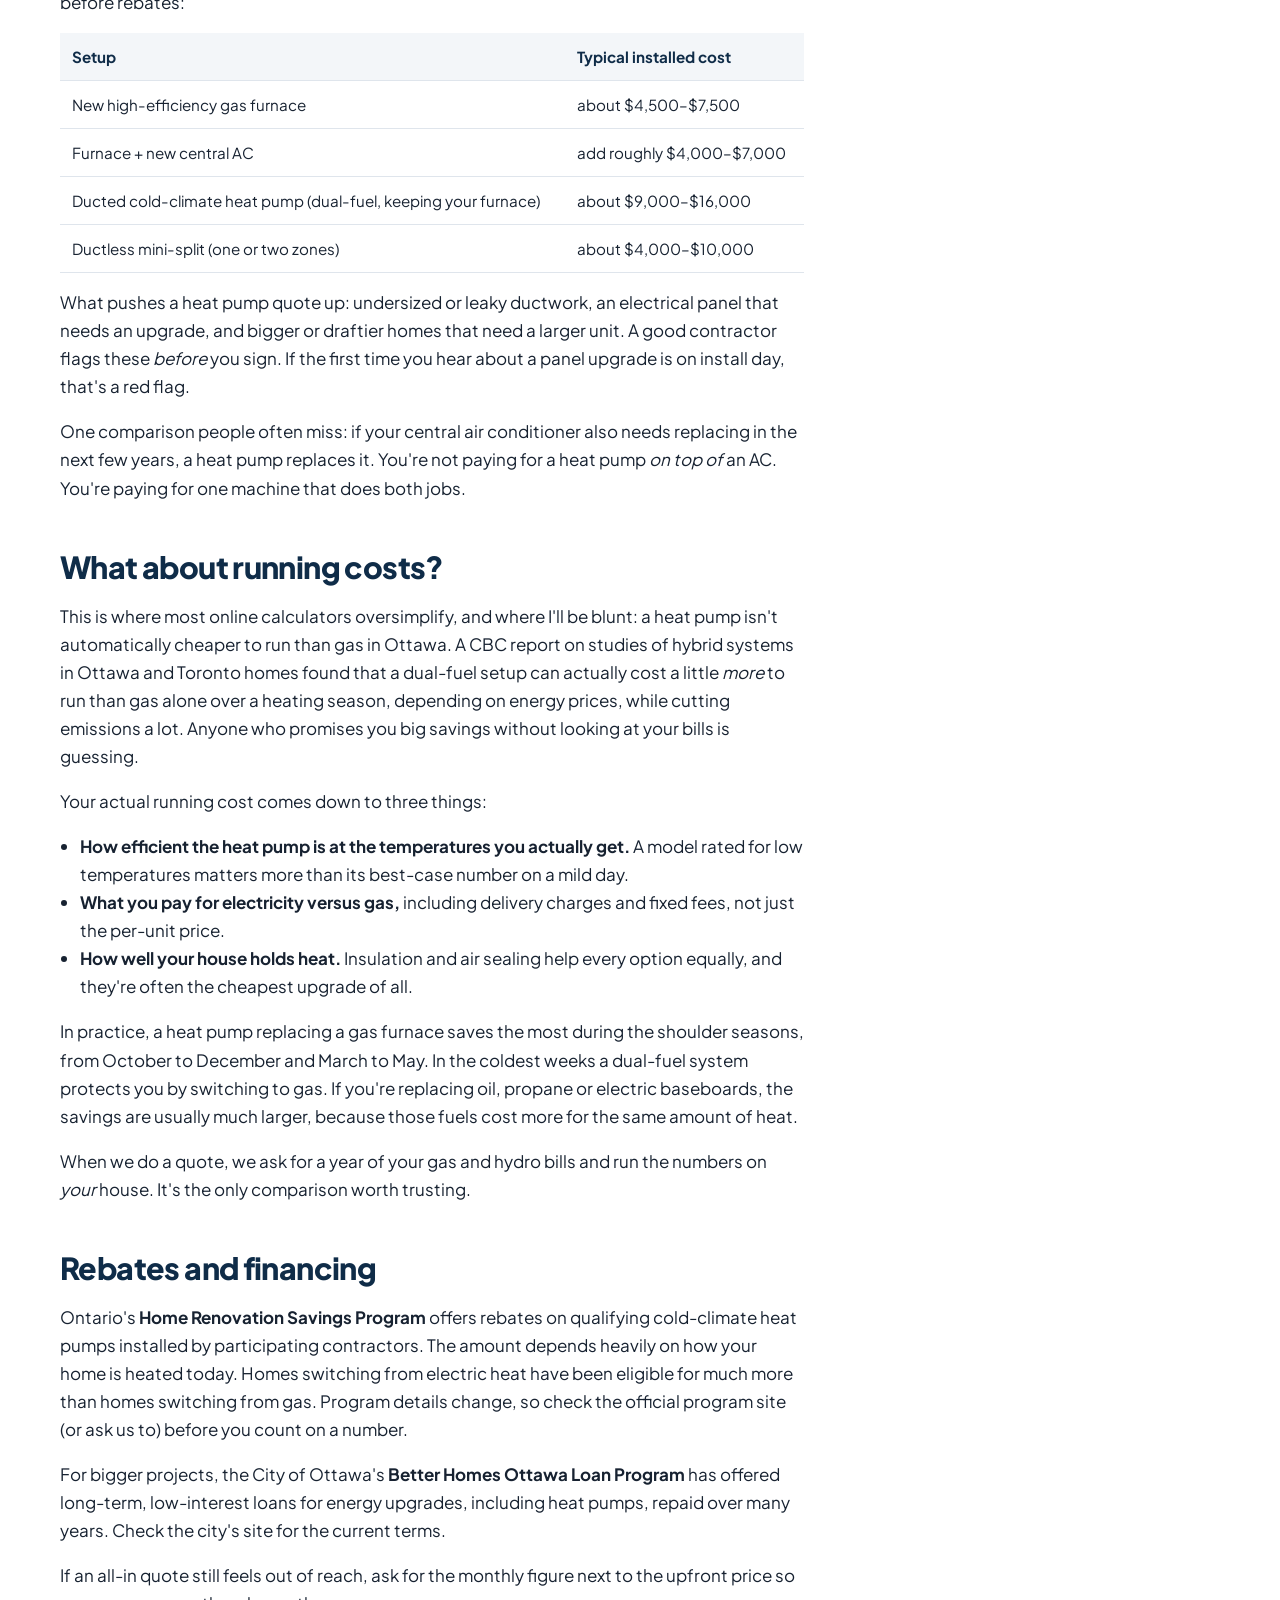
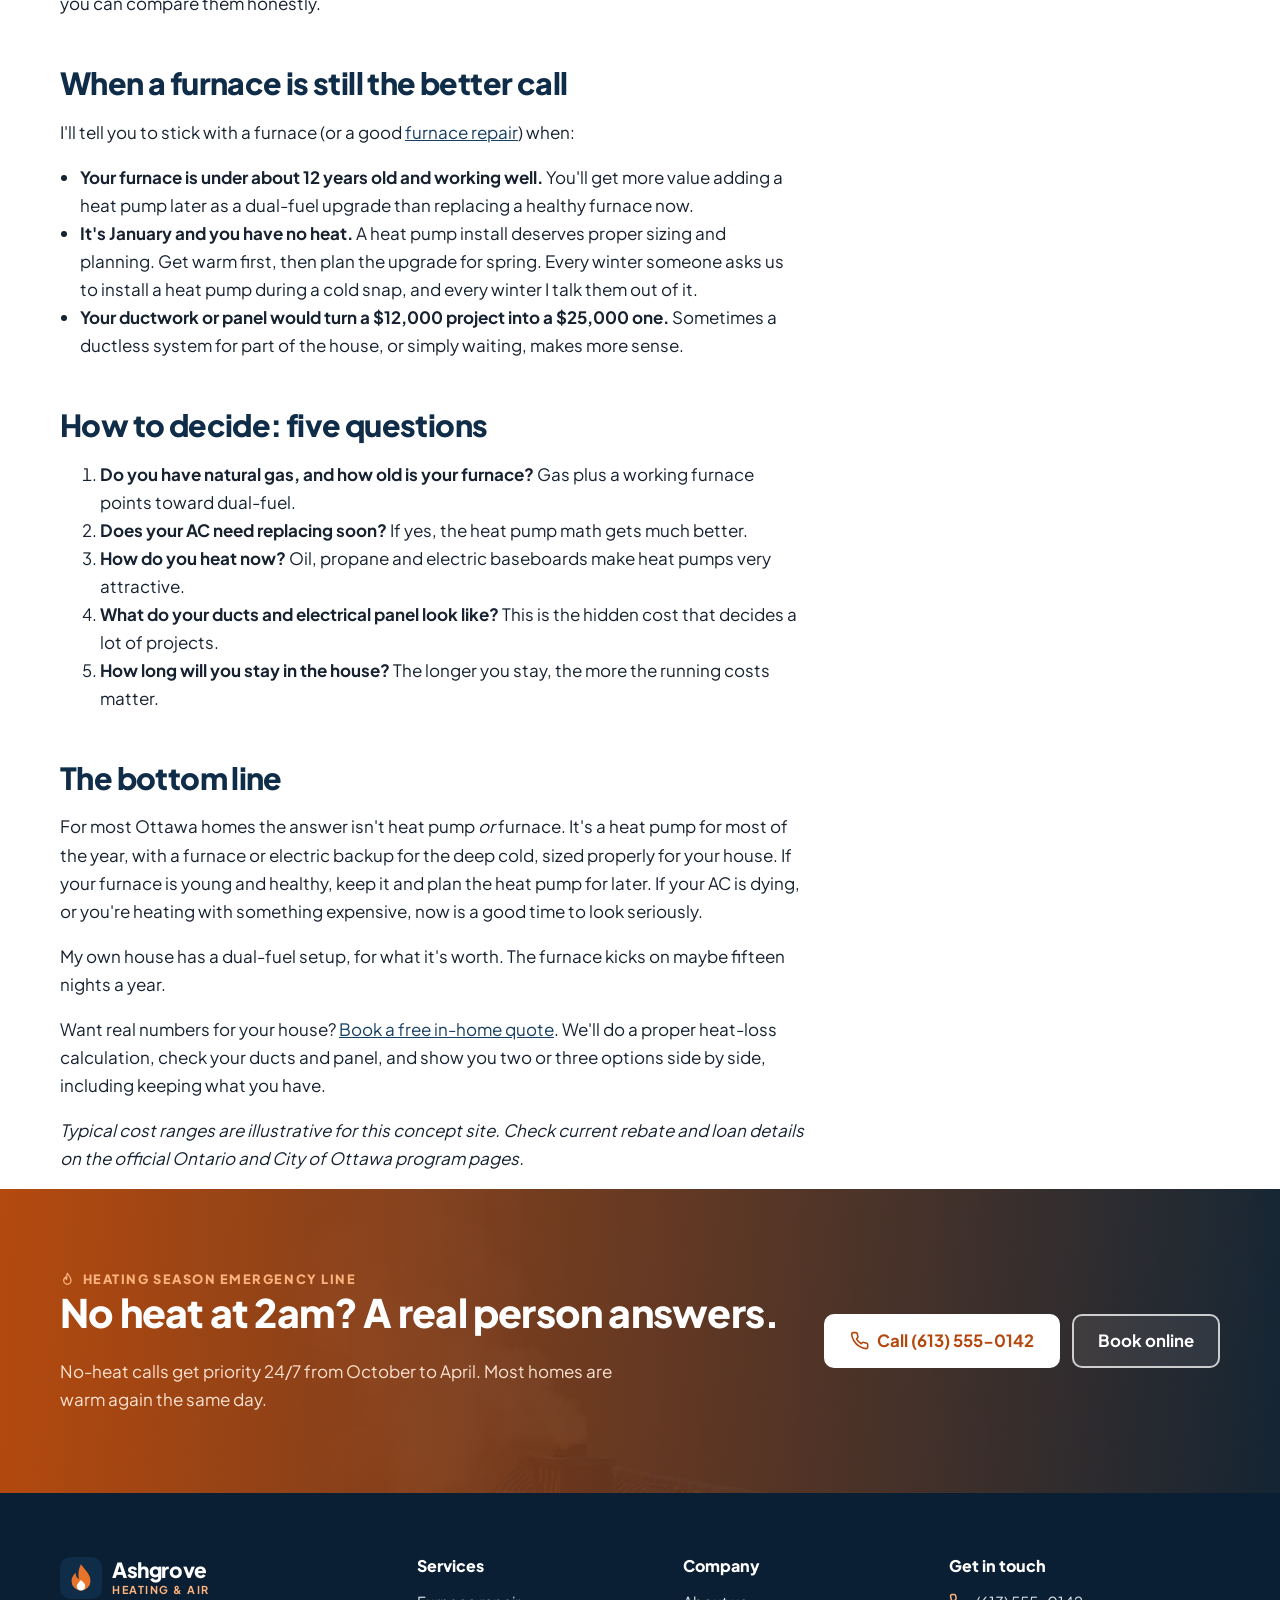
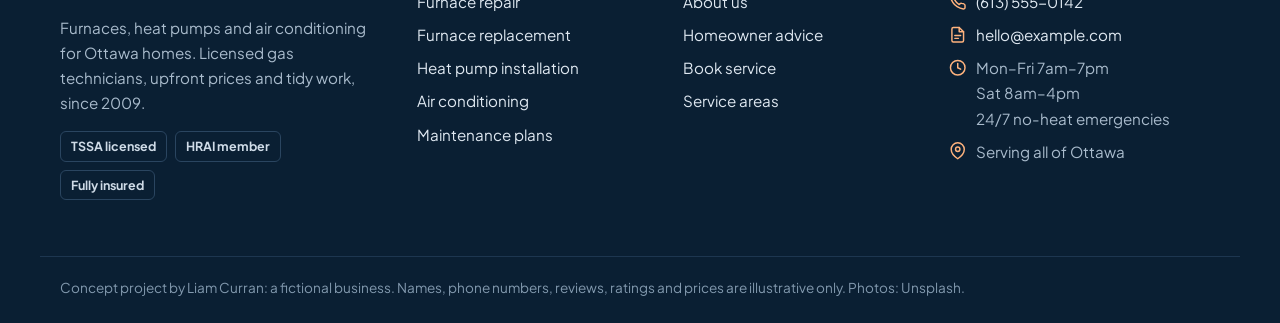
<file: docs/blog/heat-pump-vs-furnace-ottawa.html>
<!doctype html>
<html lang="en-CA">
<head>
<meta charset="utf-8">
<meta name="viewport" content="width=device-width, initial-scale=1">
<title>Heat pump or furnace? What actually makes sense in Ottawa | Ashgrove Heating & Air</title>
<meta name="description" content="A plain-English comparison of costs, comfort and cold-weather performance for Ottawa homes.">
<link rel="canonical" href="https://liampcurran.github.io/ashgrove-heating/blog/heat-pump-vs-furnace-ottawa.html">
<meta property="og:type" content="website">
<meta property="og:site_name" content="Ashgrove Heating & Air">
<meta property="og:title" content="Heat pump or furnace? What actually makes sense in Ottawa | Ashgrove Heating & Air">
<meta property="og:description" content="A plain-English comparison of costs, comfort and cold-weather performance for Ottawa homes.">
<meta property="og:url" content="https://liampcurran.github.io/ashgrove-heating/blog/heat-pump-vs-furnace-ottawa.html">
<meta property="og:image" content="https://liampcurran.github.io/ashgrove-heating/assets/og.png">
<meta property="og:locale" content="en_CA">
<meta name="twitter:card" content="summary_large_image">
<meta name="theme-color" content="#0f2c48">
<link rel="icon" href="../assets/logo.svg" type="image/svg+xml">
<link rel="preload" href="../assets/jakarta.woff2" as="font" type="font/woff2" crossorigin>
<link rel="preload" as="image" type="image/webp" href="../assets/img/heatpump-800.webp" imagesrcset="../assets/img/heatpump-800.webp 800w, ../assets/img/heatpump-1440.webp 1440w" imagesizes="100vw" fetchpriority="high">
<link rel="stylesheet" href="../assets/style.css">
<script type="application/ld+json">{"@context":"https://schema.org","@type":"BreadcrumbList","itemListElement":[{"@type":"ListItem","position":1,"name":"Home","item":"https://liampcurran.github.io/ashgrove-heating/"},{"@type":"ListItem","position":2,"name":"Advice","item":"https://liampcurran.github.io/ashgrove-heating/blog/"},{"@type":"ListItem","position":3,"name":"Heat pump or furnace? What actually makes sense in Ottawa","item":"https://liampcurran.github.io/ashgrove-heating/blog/heat-pump-vs-furnace-ottawa.html"}]}</script>
<script type="application/ld+json">{"@context":"https://schema.org","@type":"BlogPosting","headline":"Heat pump or furnace? What actually makes sense in Ottawa","description":"A plain-English comparison of costs, comfort and cold-weather performance for Ottawa homes.","datePublished":"2026-11-17","author":{"@type":"Organization","name":"Ashgrove Heating & Air"},"publisher":{"@id":"https://liampcurran.github.io/ashgrove-heating/#business"},"mainEntityOfPage":"https://liampcurran.github.io/ashgrove-heating/blog/heat-pump-vs-furnace-ottawa.html","image":"https://liampcurran.github.io/ashgrove-heating/assets/og.png"}</script>
</head>
<body>
<a class="skip" href="#main">Skip to content</a>
<div class="topbar"><div class="wrap">
<span class="tb-emerg"><svg class="i" viewBox="0 0 24 24" aria-hidden="true" fill="none" stroke="currentColor" stroke-width="2" stroke-linecap="round" stroke-linejoin="round"><path d="M12 2c3 4.5 6 7 6 12a6 6 0 0 1-12 0c0-3 1.5-4.5 3-6 0 2 .8 3.5 2 4-.6-4 0-7 1-10z"/></svg> No heat? 24/7 emergency service</span>
<span class="tb-rating"><span class="stars" role="img" aria-label="5 out of 5 stars"><svg class="i" viewBox="0 0 24 24" aria-hidden="true"><path fill="currentColor" d="m12 2 3.1 6.3 6.9 1-5 4.9 1.2 6.8L12 17.8 5.8 21l1.2-6.8-5-4.9 6.9-1z"/></svg><svg class="i" viewBox="0 0 24 24" aria-hidden="true"><path fill="currentColor" d="m12 2 3.1 6.3 6.9 1-5 4.9 1.2 6.8L12 17.8 5.8 21l1.2-6.8-5-4.9 6.9-1z"/></svg><svg class="i" viewBox="0 0 24 24" aria-hidden="true"><path fill="currentColor" d="m12 2 3.1 6.3 6.9 1-5 4.9 1.2 6.8L12 17.8 5.8 21l1.2-6.8-5-4.9 6.9-1z"/></svg><svg class="i" viewBox="0 0 24 24" aria-hidden="true"><path fill="currentColor" d="m12 2 3.1 6.3 6.9 1-5 4.9 1.2 6.8L12 17.8 5.8 21l1.2-6.8-5-4.9 6.9-1z"/></svg><svg class="i" viewBox="0 0 24 24" aria-hidden="true"><path fill="currentColor" d="m12 2 3.1 6.3 6.9 1-5 4.9 1.2 6.8L12 17.8 5.8 21l1.2-6.8-5-4.9 6.9-1z"/></svg></span> <strong>4.9</strong> from 380+ Google reviews</span>
<span class="tb-hours"><svg class="i" viewBox="0 0 24 24" aria-hidden="true" fill="none" stroke="currentColor" stroke-width="2" stroke-linecap="round" stroke-linejoin="round"><circle cx="12" cy="12" r="10"/><path d="M12 6v6l4 2"/></svg> Mon–Fri 7am–7pm · Sat 8am–4pm</span>
</div></div>
<header class="site"><div class="wrap">
<a class="brand" href="../index.html"><svg viewBox="0 0 40 40" aria-hidden="true"><rect width="40" height="40" rx="10" fill="#0f2c48"/><path d="M20 7c4 6 9 9 9 16a9 9 0 0 1-18 0c0-4 2-6 4-8 0 3 1 5 3 6-1-6 0-10 2-14z" fill="#e8742a"/><path d="M20 22c2 2 4 3 4 6a4 4 0 0 1-8 0c0-2 2-4 4-6z" fill="#fff"/></svg><span>Ashgrove<small>Heating &amp; Air</small></span></a>
<nav class="main" aria-label="Main"><ul><li><a href="../index.html">Home</a></li><li><a href="../services.html">Services</a></li><li><a href="../furnace-repair-ottawa.html">Furnace Repair</a></li><li><a href="../heat-pump-installation-ottawa.html">Heat Pumps</a></li><li><a href="../about.html">About</a></li><li><a href="../blog/" aria-current="page">Advice</a></li><li><a href="../contact.html">Contact</a></li></ul></nav>
<div class="h-actions">
<a class="h-phone" href="tel:+16135550142" aria-label="Call (613) 555-0142, 24/7"><svg class="i" viewBox="0 0 24 24" aria-hidden="true" fill="none" stroke="currentColor" stroke-width="2" stroke-linecap="round" stroke-linejoin="round"><path d="M22 16.9v3a2 2 0 0 1-2.2 2 19.8 19.8 0 0 1-8.6-3.1 19.5 19.5 0 0 1-6-6A19.8 19.8 0 0 1 2.1 4.2 2 2 0 0 1 4.1 2h3a2 2 0 0 1 2 1.7c.1 1 .4 1.9.7 2.8a2 2 0 0 1-.5 2.1L8 9.9a16 16 0 0 0 6 6l1.3-1.3a2 2 0 0 1 2.1-.4c.9.3 1.8.6 2.8.7a2 2 0 0 1 1.7 2z"/></svg><span><small>Call 24/7</small>(613) 555-0142</span></a>
<a class="btn" href="../contact.html">Book service</a>
<details class="menu"><summary aria-label="Open menu"><span></span><span></span><span></span></summary><nav aria-label="Mobile"><ul><li><a href="../index.html">Home</a></li><li><a href="../services.html">Services</a></li><li><a href="../furnace-repair-ottawa.html">Furnace Repair</a></li><li><a href="../heat-pump-installation-ottawa.html">Heat Pumps</a></li><li><a href="../about.html">About</a></li><li><a href="../blog/" aria-current="page">Advice</a></li><li><a href="../contact.html">Contact</a></li></ul>
<a class="btn btn-block" href="tel:+16135550142">Call (613) 555-0142</a></nav></details>
</div>
</div></header>
<main id="main">
<section class="page-hero">
<img class="bg" src="../assets/img/heatpump-800.webp" srcset="../assets/img/heatpump-800.webp 800w, ../assets/img/heatpump-1440.webp 1440w" sizes="100vw" width="1440" height="1080" alt="" fetchpriority="high" decoding="async">
<div class="wrap"><nav class="crumbs" aria-label="Breadcrumb"><a href="../index.html">Home</a> <span>/</span> <a href="../blog/">Advice</a> <span>/</span> Heat pump or furnace? What actually makes sense in Ottawa</nav>
<h1>Heat pump or furnace? What actually makes sense in Ottawa</h1><p class="lede">A plain-English comparison of costs, comfort and cold-weather performance for Ottawa homes.</p>
<ul class="hero-trust"><li><svg class="i" viewBox="0 0 24 24" aria-hidden="true" fill="none" stroke="currentColor" stroke-width="2" stroke-linecap="round" stroke-linejoin="round"><path d="M20 6 9 17l-5-5"/></svg> Licensed gas technicians</li><li><svg class="i" viewBox="0 0 24 24" aria-hidden="true" fill="none" stroke="currentColor" stroke-width="2" stroke-linecap="round" stroke-linejoin="round"><path d="M20 6 9 17l-5-5"/></svg> Price before work starts</li><li><svg class="i" viewBox="0 0 24 24" aria-hidden="true" fill="none" stroke="currentColor" stroke-width="2" stroke-linecap="round" stroke-linejoin="round"><path d="M20 6 9 17l-5-5"/></svg> 4.9★ from 380+ reviews</li></ul>
</div></section><article class="block"><div class="wrap with-side"><div class="prose"><p><em>By Mike Doucet, service manager at Ashgrove. Mike has been fixing furnaces in Ottawa basements for 19 years.</em></p>
<p>"Should I get a heat pump or just replace the furnace?"</p>
<p>I get asked this at least three times a week, usually by someone standing beside a 15-year-old furnace, or a few days after their air conditioner gave up in the middle of a July heat wave. Last spring a couple in Barrhaven had two quotes on their kitchen table: one for a new furnace, one for a heat pump that cost almost three times as much. Both salespeople had told them the other option was a mistake.</p>
<p>They weren't wrong to be confused. Half of what you'll read online says heat pumps can't handle a Canadian winter. The other half says you should rip out your gas line tomorrow. For most Ottawa homes, the truth is somewhere in the middle, and it depends on your house more than on anyone's opinion, including mine.</p>
<h2>The short answer</h2>
<p>If you have natural gas and your furnace still works, the setup that makes sense for most Ottawa homes is a <strong>dual-fuel system</strong>: a cold-climate heat pump that handles heating and cooling most of the year, with your gas furnace as backup for the coldest stretches of January and February.</p>
<p>If you don't have gas, or you want to stop paying for it, an all-electric cold-climate heat pump is a realistic choice now. Ten years ago I wouldn't have said that.</p>
<p>And sometimes a new high-efficiency furnace is still the right call. I'll get to when.</p>
<h2>How a heat pump works (in one paragraph)</h2>
<p>A heat pump doesn't burn anything. It moves heat. In summer it works exactly like a central air conditioner, pulling heat out of your house and dumping it outside. In winter it runs in reverse, pulling heat <em>out of the outdoor air</em> and moving it inside. Yes, there's still usable heat in the air at −20°C. It just takes more work to collect. Because the system moves heat rather than making it, it can deliver two to three units of heat for every unit of electricity it uses in mild weather. That ratio drops as the temperature does.</p>
<h2>Do heat pumps work in an Ottawa winter?</h2>
<p>Yes, if it's the right kind of heat pump.</p>
<p>The heat pumps that gave the technology a bad name around here were built for milder climates, and their output fell off a cliff below about −10°C. I've pulled a few of those out of Kanata basements myself. Today's <strong>cold-climate air-source heat pumps</strong> are built differently. Many keep producing heat down to −25°C or lower, and some are rated to around −30°C. Even Hydro Ottawa now points out that cold-climate models are designed for exactly the kind of winters we get.</p>
<p>Two things are worth knowing, though:</p>
<ol>
<li><strong>Output drops as it gets colder.</strong> A heat pump sized to heat your whole house at −5°C may only cover part of the load during that one week in February when it sits at −28°C and the wind off the river makes it feel worse. That's why sizing matters, and why most Ottawa installs include backup heat.</li>
<li><strong>Efficiency drops too.</strong> On the coldest nights a heat pump is working hard for less return. That's exactly when a dual-fuel system switches over to the furnace.</li>
</ol>
<p>So the honest answer isn't "heat pumps work" or "heat pumps don't work." It's that a properly sized cold-climate heat pump will carry most of your heating season, and you plan for the rest.</p>
<h2>The three setups Ottawa homeowners actually choose</h2>
<h3>Dual-fuel (heat pump + gas furnace)</h3>
<p>The heat pump runs whenever it's the cheaper and more comfortable option, which in Ottawa is most of the fall, the spring and a good part of winter. When the temperature drops past a set point (often somewhere between −10°C and −20°C, depending on the equipment and your energy prices), the system hands off to the gas furnace.</p>
<p><strong>Best for:</strong> homes that already have gas and a furnace with some life left, or anyone who sleeps better knowing there's a gas burner ready for a cold snap. It's what that Barrhaven couple went with in the end.</p>
<p>If this sounds like you, our page on <a href="../heat-pump-installation-ottawa.html">heat pump installation in Ottawa</a> walks through what an install involves.</p>
<h3>All-electric cold-climate heat pump</h3>
<p>A cold-climate heat pump does all the work, with electric resistance backup built into the air handler for the very coldest hours.</p>
<p><strong>Best for:</strong> homes without gas service, homes heated by electric baseboards or oil, and owners who want to drop their gas bill and the monthly connection fee entirely. It usually needs a closer look at the electrical panel, and the sizing has to be right.</p>
<h3>A new high-efficiency furnace (plus AC)</h3>
<p>The traditional route: a 95%+ efficient gas furnace, often paired with a new central air conditioner.</p>
<p><strong>Best for:</strong> a tight budget right now, a home where the ductwork or electrical service would make a heat pump expensive, or a furnace that dies in the middle of winter when there's no time to plan.</p>
<h2>What each option costs up front</h2>
<p>Every house is different, so treat these as rough ranges for a typical detached Ottawa home, before rebates:</p>
<table class="prices">
<thead>
<tr>
<th>Setup</th>
<th>Typical installed cost</th>
</tr>
</thead>
<tbody>
<tr>
<td>New high-efficiency gas furnace</td>
<td>about $4,500–$7,500</td>
</tr>
<tr>
<td>Furnace + new central AC</td>
<td>add roughly $4,000–$7,000</td>
</tr>
<tr>
<td>Ducted cold-climate heat pump (dual-fuel, keeping your furnace)</td>
<td>about $9,000–$16,000</td>
</tr>
<tr>
<td>Ductless mini-split (one or two zones)</td>
<td>about $4,000–$10,000</td>
</tr>
</tbody>
</table>
<p>What pushes a heat pump quote up: undersized or leaky ductwork, an electrical panel that needs an upgrade, and bigger or draftier homes that need a larger unit. A good contractor flags these <em>before</em> you sign. If the first time you hear about a panel upgrade is on install day, that's a red flag.</p>
<p>One comparison people often miss: if your central air conditioner also needs replacing in the next few years, a heat pump replaces it. You're not paying for a heat pump <em>on top of</em> an AC. You're paying for one machine that does both jobs.</p>
<h2>What about running costs?</h2>
<p>This is where most online calculators oversimplify, and where I'll be blunt: a heat pump isn't automatically cheaper to run than gas in Ottawa. A CBC report on studies of hybrid systems in Ottawa and Toronto homes found that a dual-fuel setup can actually cost a little <em>more</em> to run than gas alone over a heating season, depending on energy prices, while cutting emissions a lot. Anyone who promises you big savings without looking at your bills is guessing.</p>
<p>Your actual running cost comes down to three things:</p>
<ul>
<li><strong>How efficient the heat pump is at the temperatures you actually get.</strong> A model rated for low temperatures matters more than its best-case number on a mild day.</li>
<li><strong>What you pay for electricity versus gas,</strong> including delivery charges and fixed fees, not just the per-unit price.</li>
<li><strong>How well your house holds heat.</strong> Insulation and air sealing help every option equally, and they're often the cheapest upgrade of all.</li>
</ul>
<p>In practice, a heat pump replacing a gas furnace saves the most during the shoulder seasons, from October to December and March to May. In the coldest weeks a dual-fuel system protects you by switching to gas. If you're replacing oil, propane or electric baseboards, the savings are usually much larger, because those fuels cost more for the same amount of heat.</p>
<p>When we do a quote, we ask for a year of your gas and hydro bills and run the numbers on <em>your</em> house. It's the only comparison worth trusting.</p>
<h2>Rebates and financing</h2>
<p>Ontario's <strong>Home Renovation Savings Program</strong> offers rebates on qualifying cold-climate heat pumps installed by participating contractors. The amount depends heavily on how your home is heated today. Homes switching from electric heat have been eligible for much more than homes switching from gas. Program details change, so check the official program site (or ask us to) before you count on a number.</p>
<p>For bigger projects, the City of Ottawa's <strong>Better Homes Ottawa Loan Program</strong> has offered long-term, low-interest loans for energy upgrades, including heat pumps, repaid over many years. Check the city's site for the current terms.</p>
<p>If an all-in quote still feels out of reach, ask for the monthly figure next to the upfront price so you can compare them honestly.</p>
<h2>When a furnace is still the better call</h2>
<p>I'll tell you to stick with a furnace (or a good <a href="../furnace-repair-ottawa.html">furnace repair</a>) when:</p>
<ul>
<li><strong>Your furnace is under about 12 years old and working well.</strong> You'll get more value adding a heat pump later as a dual-fuel upgrade than replacing a healthy furnace now.</li>
<li><strong>It's January and you have no heat.</strong> A heat pump install deserves proper sizing and planning. Get warm first, then plan the upgrade for spring. Every winter someone asks us to install a heat pump during a cold snap, and every winter I talk them out of it.</li>
<li><strong>Your ductwork or panel would turn a $12,000 project into a $25,000 one.</strong> Sometimes a ductless system for part of the house, or simply waiting, makes more sense.</li>
</ul>
<h2>How to decide: five questions</h2>
<ol>
<li><strong>Do you have natural gas, and how old is your furnace?</strong> Gas plus a working furnace points toward dual-fuel.</li>
<li><strong>Does your AC need replacing soon?</strong> If yes, the heat pump math gets much better.</li>
<li><strong>How do you heat now?</strong> Oil, propane and electric baseboards make heat pumps very attractive.</li>
<li><strong>What do your ducts and electrical panel look like?</strong> This is the hidden cost that decides a lot of projects.</li>
<li><strong>How long will you stay in the house?</strong> The longer you stay, the more the running costs matter.</li>
</ol>
<h2>The bottom line</h2>
<p>For most Ottawa homes the answer isn't heat pump <em>or</em> furnace. It's a heat pump for most of the year, with a furnace or electric backup for the deep cold, sized properly for your house. If your furnace is young and healthy, keep it and plan the heat pump for later. If your AC is dying, or you're heating with something expensive, now is a good time to look seriously.</p>
<p>My own house has a dual-fuel setup, for what it's worth. The furnace kicks on maybe fifteen nights a year.</p>
<p>Want real numbers for your house? <a href="../contact.html">Book a free in-home quote</a>. We'll do a proper heat-loss calculation, check your ducts and panel, and show you two or three options side by side, including keeping what you have.</p>
<p><em>Typical cost ranges are illustrative for this concept site. Check current rebate and loan details on the official Ontario and City of Ottawa program pages.</em></p></div><aside class="side"><form class="lead-form compact" id="quote-post" novalidate>
<p class="f-title">Book a visit</p><p class="f-sub">Tell us what's going on. We'll call you back to confirm a time.</p>
<div class="f-full"><label for="quote-post-need">I need help with</label>
<select id="quote-post-need" name="need"><option>No heat / furnace repair</option><option>Heat pump quote</option><option>New furnace quote</option><option>Air conditioning</option><option>Maintenance plan</option><option>Something else</option></select></div>
<div><label for="quote-post-name">Name</label><input id="quote-post-name" name="name" autocomplete="name" required></div>
<div><label for="quote-post-phone">Phone</label><input id="quote-post-phone" name="phone" type="tel" autocomplete="tel" required></div>
<div class="f-full"><label for="quote-post-postal">Postal code</label><input id="quote-post-postal" name="postal" autocomplete="postal-code" placeholder="K2G 1A1"></div>

<button class="btn btn-lg f-full" type="submit">Request my free quote</button>
<p class="f-fine f-full"><svg class="i" viewBox="0 0 24 24" aria-hidden="true" fill="none" stroke="currentColor" stroke-width="2" stroke-linecap="round" stroke-linejoin="round"><path d="M12 22s8-4 8-10V5l-8-3-8 3v7c0 6 8 10 8 10z"/><path d="m9 12 2 2 4-4"/></svg> No obligation. Upfront prices, no pressure.</p>
<p class="form-msg f-full" role="status">Thanks! This is a concept site, so nothing was sent. On a live site this request would go to the office inbox and the CRM, and the customer would get an instant text confirmation.</p>
</form>
<div class="side-card"><p class="f-title">Why homeowners pick us</p><ul class="ticks">
<li><svg class="i" viewBox="0 0 24 24" aria-hidden="true" fill="none" stroke="currentColor" stroke-width="2" stroke-linecap="round" stroke-linejoin="round"><path d="M20 6 9 17l-5-5"/></svg> Firm price before any work</li><li><svg class="i" viewBox="0 0 24 24" aria-hidden="true" fill="none" stroke="currentColor" stroke-width="2" stroke-linecap="round" stroke-linejoin="round"><path d="M20 6 9 17l-5-5"/></svg> Technicians not paid on commission</li>
<li><svg class="i" viewBox="0 0 24 24" aria-hidden="true" fill="none" stroke="currentColor" stroke-width="2" stroke-linecap="round" stroke-linejoin="round"><path d="M20 6 9 17l-5-5"/></svg> 2-year labour warranty on repairs</li><li><svg class="i" viewBox="0 0 24 24" aria-hidden="true" fill="none" stroke="currentColor" stroke-width="2" stroke-linecap="round" stroke-linejoin="round"><path d="M20 6 9 17l-5-5"/></svg> Boot covers, drop cloths, no mess</li></ul></div></aside></div></article><section class="emerg">
<img class="bg" src="../assets/img/winter-800.webp" srcset="../assets/img/winter-800.webp 800w, ../assets/img/winter-1440.webp 1440w" sizes="100vw" width="1440" height="810" alt="" loading="lazy" decoding="async">
<div class="wrap"><div>
<p class="eyebrow light"><svg class="i" viewBox="0 0 24 24" aria-hidden="true" fill="none" stroke="currentColor" stroke-width="2" stroke-linecap="round" stroke-linejoin="round"><path d="M12 2c3 4.5 6 7 6 12a6 6 0 0 1-12 0c0-3 1.5-4.5 3-6 0 2 .8 3.5 2 4-.6-4 0-7 1-10z"/></svg> Heating season emergency line</p>
<h2>No heat at 2am? A real person answers.</h2>
<p>No-heat calls get priority 24/7 from October to April. Most homes are warm again the same day.</p></div>
<div class="emerg-ctas"><a class="btn btn-lg" href="tel:+16135550142"><svg class="i" viewBox="0 0 24 24" aria-hidden="true" fill="none" stroke="currentColor" stroke-width="2" stroke-linecap="round" stroke-linejoin="round"><path d="M22 16.9v3a2 2 0 0 1-2.2 2 19.8 19.8 0 0 1-8.6-3.1 19.5 19.5 0 0 1-6-6A19.8 19.8 0 0 1 2.1 4.2 2 2 0 0 1 4.1 2h3a2 2 0 0 1 2 1.7c.1 1 .4 1.9.7 2.8a2 2 0 0 1-.5 2.1L8 9.9a16 16 0 0 0 6 6l1.3-1.3a2 2 0 0 1 2.1-.4c.9.3 1.8.6 2.8.7a2 2 0 0 1 1.7 2z"/></svg> Call (613) 555-0142</a>
<a class="btn btn-lg btn-ghost-light" href="../contact.html">Book online</a></div>
</div></section>
</main>
<footer class="site">
<div class="wrap f-grid">
<div class="f-brand"><a class="brand light" href="../index.html"><svg viewBox="0 0 40 40" aria-hidden="true"><rect width="40" height="40" rx="10" fill="#0f2c48"/><path d="M20 7c4 6 9 9 9 16a9 9 0 0 1-18 0c0-4 2-6 4-8 0 3 1 5 3 6-1-6 0-10 2-14z" fill="#e8742a"/><path d="M20 22c2 2 4 3 4 6a4 4 0 0 1-8 0c0-2 2-4 4-6z" fill="#fff"/></svg><span>Ashgrove<small>Heating &amp; Air</small></span></a>
<p>Furnaces, heat pumps and air conditioning for Ottawa homes. Licensed gas technicians, upfront prices and tidy work, since 2009.</p>
<p class="f-badges"><span>TSSA licensed</span><span>HRAI member</span><span>Fully insured</span></p></div>
<div><h2>Services</h2><ul>
<li><a href="../furnace-repair-ottawa.html">Furnace repair</a></li>
<li><a href="../services.html#furnace">Furnace replacement</a></li>
<li><a href="../heat-pump-installation-ottawa.html">Heat pump installation</a></li>
<li><a href="../services.html#ac">Air conditioning</a></li>
<li><a href="../services.html#maintenance">Maintenance plans</a></li></ul></div>
<div><h2>Company</h2><ul>
<li><a href="../about.html">About us</a></li>
<li><a href="../blog/">Homeowner advice</a></li>
<li><a href="../contact.html">Book service</a></li>
<li><a href="../index.html#areas">Service areas</a></li></ul></div>
<div><h2>Get in touch</h2><ul class="f-contact">
<li><svg class="i" viewBox="0 0 24 24" aria-hidden="true" fill="none" stroke="currentColor" stroke-width="2" stroke-linecap="round" stroke-linejoin="round"><path d="M22 16.9v3a2 2 0 0 1-2.2 2 19.8 19.8 0 0 1-8.6-3.1 19.5 19.5 0 0 1-6-6A19.8 19.8 0 0 1 2.1 4.2 2 2 0 0 1 4.1 2h3a2 2 0 0 1 2 1.7c.1 1 .4 1.9.7 2.8a2 2 0 0 1-.5 2.1L8 9.9a16 16 0 0 0 6 6l1.3-1.3a2 2 0 0 1 2.1-.4c.9.3 1.8.6 2.8.7a2 2 0 0 1 1.7 2z"/></svg><a href="tel:+16135550142">(613) 555-0142</a></li>
<li><svg class="i" viewBox="0 0 24 24" aria-hidden="true" fill="none" stroke="currentColor" stroke-width="2" stroke-linecap="round" stroke-linejoin="round"><path d="M14 2H6a2 2 0 0 0-2 2v16a2 2 0 0 0 2 2h12a2 2 0 0 0 2-2V8z"/><path d="M14 2v6h6M8 13h8M8 17h5"/></svg><a href="mailto:hello@example.com">hello@example.com</a></li>
<li><svg class="i" viewBox="0 0 24 24" aria-hidden="true" fill="none" stroke="currentColor" stroke-width="2" stroke-linecap="round" stroke-linejoin="round"><circle cx="12" cy="12" r="10"/><path d="M12 6v6l4 2"/></svg><span>Mon–Fri 7am–7pm<br>Sat 8am–4pm<br>24/7 no-heat emergencies</span></li>
<li><svg class="i" viewBox="0 0 24 24" aria-hidden="true" fill="none" stroke="currentColor" stroke-width="2" stroke-linecap="round" stroke-linejoin="round"><path d="M21 10c0 7-9 13-9 13S3 17 3 10a9 9 0 0 1 18 0z"/><circle cx="12" cy="10" r="3"/></svg><span>Serving all of Ottawa</span></li></ul></div>
</div>
<div class="wrap concept">Concept project by Liam Curran: a fictional business. Names, phone numbers, reviews, ratings and prices are illustrative only. Photos: Unsplash.</div>
</footer>
<div class="mbar"><a href="tel:+16135550142"><svg class="i" viewBox="0 0 24 24" aria-hidden="true" fill="none" stroke="currentColor" stroke-width="2" stroke-linecap="round" stroke-linejoin="round"><path d="M22 16.9v3a2 2 0 0 1-2.2 2 19.8 19.8 0 0 1-8.6-3.1 19.5 19.5 0 0 1-6-6A19.8 19.8 0 0 1 2.1 4.2 2 2 0 0 1 4.1 2h3a2 2 0 0 1 2 1.7c.1 1 .4 1.9.7 2.8a2 2 0 0 1-.5 2.1L8 9.9a16 16 0 0 0 6 6l1.3-1.3a2 2 0 0 1 2.1-.4c.9.3 1.8.6 2.8.7a2 2 0 0 1 1.7 2z"/></svg> Call now</a><a class="q" href="../contact.html"><svg class="i" viewBox="0 0 24 24" aria-hidden="true" fill="none" stroke="currentColor" stroke-width="2" stroke-linecap="round" stroke-linejoin="round"><path d="M14 2H6a2 2 0 0 0-2 2v16a2 2 0 0 0 2 2h12a2 2 0 0 0 2-2V8z"/><path d="M14 2v6h6M8 13h8M8 17h5"/></svg> Free quote</a></div>
<script src="../assets/site.js" defer></script>
</body>
</html>
</file>
<file: docs/assets/style.css>
/* Ashgrove Heating & Air — concept site. One self-hosted variable font, no frameworks. */
@font-face { font-family: "Jakarta"; src: url(jakarta.woff2) format("woff2"); font-weight: 200 800; font-display: swap; }
:root {
  --navy: #0f2c48; --navy-2: #173f63; --navy-3: #0a1f33;
  --orange: #b4470c; --orange-2: #d4581a; --orange-soft: #fff1e7;
  --ink: #172231; --muted: #526172; --line: #dfe5ec;
  --bg: #fff; --tint: #f3f6f9; --gold: #f5a524;
  --r: 14px; --max: 1200px; --shadow: 0 18px 40px -18px rgba(15, 44, 72, .28);
}
*, *::before, *::after { box-sizing: border-box; }
html { -webkit-text-size-adjust: 100%; scroll-behavior: smooth; }
body { margin: 0; font-family: Jakarta, system-ui, -apple-system, "Segoe UI", Roboto, Arial, sans-serif; font-size: 1.0625rem; line-height: 1.65; color: var(--ink); background: var(--bg); }
img { max-width: 100%; height: auto; display: block; }
a { color: var(--navy-2); }
a:hover { color: var(--orange); }
h1, h2, h3 { line-height: 1.15; color: var(--navy); margin: 0 0 .55em; letter-spacing: -.02em; font-weight: 800; }
h1 { font-size: clamp(2.1rem, 4.6vw, 3.5rem); }
h2 { font-size: clamp(1.65rem, 3.2vw, 2.45rem); }
h3 { font-size: 1.2rem; }
p { margin: 0 0 1em; }
.wrap { max-width: var(--max); margin: 0 auto; padding: 0 20px; }
.skip { position: absolute; left: -999px; top: 0; background: #fff; padding: 8px 12px; z-index: 50; }
.skip:focus { left: 8px; top: 8px; }
.i { width: 1.15em; height: 1.15em; flex: none; vertical-align: -.2em; }
.stars { display: inline-flex; gap: 1px; color: var(--gold); }
.stars .i { width: 1em; height: 1em; }
.eyebrow { text-transform: uppercase; letter-spacing: .12em; font-size: .8rem; font-weight: 800; color: var(--orange); margin: 0 0 .7em; display: flex; gap: 8px; align-items: center; }
.eyebrow.light { color: #ffb37e; }
.center { text-align: center; }
.fine { font-size: .85rem; color: var(--muted); }

/* Buttons */
.btn { display: inline-flex; align-items: center; justify-content: center; gap: 8px; background: var(--orange); color: #fff !important; text-decoration: none; font-weight: 700; padding: 12px 20px; border-radius: 10px; border: 2px solid var(--orange); cursor: pointer; font: inherit; font-weight: 700; line-height: 1.2; transition: background .15s, transform .15s; }
.btn:hover { background: var(--orange-2); border-color: var(--orange-2); transform: translateY(-1px); }
.btn-lg { padding: 15px 24px; font-size: 1.05rem; }
.btn-block { display: flex; width: 100%; }
.btn-ghost { background: transparent; color: var(--navy) !important; border-color: var(--navy); }
.btn-ghost:hover { background: var(--navy); border-color: var(--navy); color: #fff !important; }
.btn-ghost-light { background: rgba(255,255,255,.08); color: #fff !important; border-color: rgba(255,255,255,.75); }
.btn-ghost-light:hover { background: #fff; border-color: #fff; color: var(--navy) !important; }

/* Top bar + header */
.topbar { background: var(--navy-3); color: #d7e2ee; font-size: .85rem; }
.topbar .wrap { display: flex; justify-content: space-between; gap: 16px; padding-top: 8px; padding-bottom: 8px; align-items: center; }
.topbar span { display: inline-flex; gap: 6px; align-items: center; }
.tb-emerg { color: #ffb37e; font-weight: 700; }
header.site { background: #fff; position: sticky; top: 0; z-index: 20; box-shadow: 0 1px 0 var(--line), 0 6px 20px -16px rgba(0,0,0,.4); }
header.site .wrap { display: flex; align-items: center; gap: 20px; min-height: 78px; }
.brand { display: flex; align-items: center; gap: 10px; text-decoration: none; color: var(--navy); font-weight: 800; font-size: 1.3rem; line-height: 1; letter-spacing: -.02em; }
.brand svg { width: 42px; height: 42px; }
.brand small { display: block; font-size: .68rem; letter-spacing: .14em; text-transform: uppercase; color: var(--orange); font-weight: 700; margin-top: 4px; }
.brand.light { color: #fff; }
.brand.light small { color: #ffb37e; }
nav.main { margin-left: auto; }
nav.main ul { list-style: none; margin: 0; padding: 0; display: flex; gap: 4px; }
nav.main a { display: block; text-decoration: none; color: var(--ink); font-weight: 600; font-size: .95rem; padding: 8px 10px; border-radius: 8px; }
nav.main a:hover { background: var(--tint); color: var(--navy); }
nav.main a[aria-current="page"] { color: var(--orange); }
.h-actions { display: flex; align-items: center; gap: 14px; }
.h-phone { display: flex; align-items: center; gap: 10px; text-decoration: none; color: var(--navy); font-weight: 800; font-size: 1.05rem; line-height: 1.1; }
.h-phone .i { width: 38px; height: 38px; padding: 9px; border-radius: 50%; background: var(--orange-soft); color: var(--orange); }
.h-phone small { display: block; font-size: .72rem; color: var(--muted); font-weight: 600; }
details.menu { display: none; }
@media (max-width: 1120px) { .topbar .tb-hours { display: none; } nav.main a { padding: 8px 7px; font-size: .9rem; } }
@media (max-width: 1000px) {
  nav.main, .h-actions > .btn { display: none; }
  .h-actions { margin-left: auto; }
  details.menu { display: block; position: relative; }
  details.menu summary { list-style: none; cursor: pointer; width: 46px; height: 46px; border-radius: 10px; border: 2px solid var(--line); display: grid; place-content: center; gap: 5px; }
  details.menu summary span { display: block; width: 20px; height: 2px; background: var(--navy); border-radius: 2px; }
  details.menu summary::-webkit-details-marker { display: none; }
  details.menu nav { position: absolute; right: 0; top: 56px; background: #fff; border: 1px solid var(--line); border-radius: var(--r); padding: 10px; min-width: 260px; box-shadow: var(--shadow); }
  details.menu ul { list-style: none; margin: 0 0 10px; padding: 0; }
  details.menu li a { display: block; padding: 11px 12px; text-decoration: none; color: var(--ink); font-weight: 600; border-radius: 8px; }
  details.menu li a:hover { background: var(--tint); }
}
@media (max-width: 640px) { .topbar .tb-rating { display: none; } .topbar .wrap { justify-content: center; } .h-phone span { display: none; } header.site .wrap { min-height: 66px; } .brand { font-size: 1.15rem; } .brand svg { width: 36px; height: 36px; } }

/* Hero */
.hero, .page-hero, .emerg { position: relative; color: #fff; isolation: isolate; overflow: hidden; }
.hero .bg, .page-hero .bg, .emerg .bg { position: absolute; inset: 0; width: 100%; height: 100%; object-fit: cover; z-index: -2; }
.hero::before, .page-hero::before, .emerg::before { content: ""; position: absolute; inset: 0; z-index: -1; background: linear-gradient(90deg, rgba(10,31,51,.96) 0%, rgba(10,31,51,.82) 45%, rgba(10,31,51,.3) 100%); }
.hero { padding: 72px 0 120px; }
.hero .bg { object-position: 70% 40%; }
.hero-grid { display: grid; grid-template-columns: 1.25fr .85fr; gap: 48px; align-items: center; }
.hero h1, .page-hero h1, .emerg h2 { color: #fff; }
.hero .lede, .page-hero .lede { font-size: 1.2rem; color: #d5e1ec; max-width: 34em; }
.pill { display: inline-flex; gap: 8px; align-items: center; background: rgba(255,255,255,.1); border: 1px solid rgba(255,255,255,.2); padding: 6px 14px; border-radius: 99px; font-size: .9rem; margin-bottom: 22px; }
.ctas { display: flex; gap: 12px; flex-wrap: wrap; margin: 26px 0 22px; }
.hero-trust { list-style: none; padding: 0; margin: 0; display: flex; gap: 8px 22px; flex-wrap: wrap; font-size: .95rem; color: #d5e1ec; }
.hero-trust li { display: flex; gap: 6px; align-items: center; }
.hero-trust .i { color: #ffb37e; }
@media (max-width: 960px) { .hero-grid { grid-template-columns: 1fr; } .hero { padding: 48px 0 100px; } .hero::before { background: linear-gradient(180deg, rgba(10,31,51,.9), rgba(10,31,51,.82)); } }

/* Lead forms */
.lead-form { background: #fff; color: var(--ink); border-radius: 18px; padding: 26px; box-shadow: 0 30px 60px -20px rgba(0,0,0,.45); display: grid; grid-template-columns: 1fr 1fr; gap: 12px; }
.lead-form .f-full, .lead-form .f-title, .lead-form .f-sub { grid-column: 1 / -1; }
.f-title { font-size: 1.3rem; font-weight: 800; color: var(--navy); margin: 0; letter-spacing: -.01em; }
.f-sub { margin: -6px 0 4px; color: var(--muted); font-size: .95rem; }
.lead-form label { display: block; font-weight: 700; font-size: .85rem; margin-bottom: 4px; color: var(--navy); }
.lead-form input, .lead-form select, .lead-form textarea { width: 100%; padding: 12px 13px; border: 1.5px solid #c5d0db; border-radius: 10px; font: inherit; font-size: 1rem; background: #fff; color: var(--ink); }
.lead-form input:focus, .lead-form select:focus, .lead-form textarea:focus { outline: 3px solid #ffd2b3; border-color: var(--orange); }
.f-fine { display: flex; gap: 6px; align-items: center; justify-content: center; font-size: .82rem; color: var(--muted); margin: 0; }
.f-fine .i { color: #1c8a5a; }
.form-msg { display: none; background: #e9f7ef; border-left: 4px solid #1c8a5a; padding: 12px 14px; border-radius: 8px; font-size: .9rem; margin: 0; }
.form-msg.show { display: block; }
@media (max-width: 480px) { .lead-form { grid-template-columns: 1fr; padding: 20px; } }

/* Action callouts (overlap hero) */
.actions { margin-top: -64px; position: relative; z-index: 2; }
.action { display: flex; gap: 14px; align-items: center; background: #fff; border-radius: var(--r); padding: 20px; text-decoration: none; color: var(--ink); box-shadow: var(--shadow); border: 1px solid var(--line); transition: transform .15s, box-shadow .15s; }
.action:hover { transform: translateY(-3px); color: var(--ink); box-shadow: 0 24px 50px -20px rgba(15,44,72,.4); }
.action strong { display: block; color: var(--navy); font-size: 1.05rem; }
.action small { color: var(--muted); font-size: .9rem; }
.action > .i { margin-left: auto; color: var(--orange); }
.a-ico { width: 52px; height: 52px; border-radius: 12px; background: var(--tint); color: var(--navy); display: grid; place-items: center; flex: none; }
.a-ico .i { width: 26px; height: 26px; }
.action.urgent .a-ico { background: var(--orange); color: #fff; }

/* Stats */
.stats { padding: 44px 0 8px; }
.stats .wrap { display: grid; grid-template-columns: repeat(4, 1fr); gap: 20px; }
.stats .wrap > div, .stats.stack > div { border-left: 3px solid var(--orange); padding: 4px 0 4px 16px; }
.stats strong { display: block; font-size: clamp(1.5rem, 2.6vw, 2.1rem); color: var(--navy); letter-spacing: -.02em; line-height: 1.1; }
.stats span { color: var(--muted); font-size: .92rem; }
.stats.stack { padding: 0; display: grid; gap: 16px; margin-bottom: 22px; }
@media (max-width: 760px) { .stats .wrap { grid-template-columns: 1fr 1fr; } }

/* Sections */
section.block { padding: 84px 0; }
section.block.tint { background: var(--tint); }
section.block.dark { background: var(--navy); color: #cfdbe7; }
section.block.dark h2 { color: #fff; }
.sec-head { max-width: 46em; margin-bottom: 40px; }
.sec-head.center { margin-left: auto; margin-right: auto; }
.sec-head.center .eyebrow { justify-content: center; }
.sec-head p { color: var(--muted); font-size: 1.1rem; }
.grid { display: grid; gap: 22px; }
.grid.c3 { grid-template-columns: repeat(3, 1fr); }
@media (max-width: 900px) { .grid.c3 { grid-template-columns: 1fr; } section.block { padding: 64px 0; } }

/* Service cards */
.svc-grid { display: grid; grid-template-columns: repeat(4, 1fr); gap: 22px; }
.svc { background: #fff; border-radius: var(--r); overflow: hidden; text-decoration: none; color: var(--ink); border: 1px solid var(--line); display: flex; flex-direction: column; transition: transform .2s, box-shadow .2s; }
.svc:hover { transform: translateY(-4px); box-shadow: var(--shadow); color: var(--ink); }
.svc img { aspect-ratio: 4 / 3; object-fit: cover; width: 100%; }
.svc-body { padding: 20px; display: flex; flex-direction: column; gap: 8px; flex: 1; }
.svc-body strong { color: var(--navy); font-size: 1.15rem; }
.svc-body > span:not(.more) { color: var(--muted); font-size: .96rem; }
.more { margin-top: auto; padding-top: 6px; color: var(--orange); font-weight: 700; display: flex; gap: 6px; align-items: center; }
@media (max-width: 1000px) { .svc-grid { grid-template-columns: 1fr 1fr; } }
@media (max-width: 560px) { .svc-grid { grid-template-columns: 1fr; } }

/* Split layouts */
.split { display: grid; grid-template-columns: 1fr 1fr; gap: 64px; align-items: center; }
.split.rev > .split-img { order: 2; }
.split-img { position: relative; }
.split-img img { border-radius: 20px; width: 100%; object-fit: cover; box-shadow: var(--shadow); }
.float-card { position: absolute; right: -18px; bottom: 28px; background: #fff; border-radius: var(--r); padding: 16px 20px; box-shadow: var(--shadow); max-width: 220px; }
.float-card strong { display: block; font-size: 1.8rem; color: var(--orange); line-height: 1.1; }
.float-card span { font-size: .88rem; color: var(--muted); }
@media (max-width: 900px) { .split { grid-template-columns: 1fr; gap: 36px; } .split.rev > .split-img { order: 0; } .float-card { right: 12px; } }

.ticks { list-style: none; padding: 0; margin: 0 0 1.2em; display: grid; gap: 10px; }
.ticks li { display: flex; gap: 10px; align-items: flex-start; }
.ticks .i { color: #fff; background: #1c8a5a; border-radius: 50%; padding: 3px; width: 1.3em; height: 1.3em; margin-top: .15em; }
.ticks.lg li { font-size: 1.02rem; }
.ticks.two { grid-template-columns: 1fr 1fr; }
@media (max-width: 600px) { .ticks.two { grid-template-columns: 1fr; } }

/* Process */
.process { list-style: none; padding: 0; margin: 0; display: grid; grid-template-columns: repeat(4, 1fr); gap: 22px; counter-reset: s; }
.process li { counter-increment: s; position: relative; background: #fff; border: 1px solid var(--line); border-radius: var(--r); padding: 26px 22px; }
.process li::after { content: "0" counter(s); position: absolute; top: 18px; right: 20px; font-weight: 800; font-size: 1.6rem; color: #e3e9ef; }
.process strong { display: block; color: var(--navy); font-size: 1.1rem; margin: 14px 0 6px; }
.process p { color: var(--muted); font-size: .95rem; margin: 0; }
.p-ico { width: 50px; height: 50px; border-radius: 12px; background: var(--orange-soft); color: var(--orange); display: grid; place-items: center; }
.p-ico .i { width: 24px; height: 24px; }
@media (max-width: 900px) { .process { grid-template-columns: 1fr 1fr; } }
@media (max-width: 520px) { .process { grid-template-columns: 1fr; } }

/* Why */
.why { display: grid; grid-template-columns: 1fr 1fr; gap: 22px; margin-top: 28px; }
.why div { display: grid; gap: 4px; }
.why .i { width: 40px; height: 40px; padding: 9px; border-radius: 10px; background: rgba(255,255,255,.08); color: #ffb37e; margin-bottom: 6px; }
.why strong { color: #fff; }
.why span { font-size: .93rem; }
@media (max-width: 520px) { .why { grid-template-columns: 1fr; } }

.owner { margin: 30px 0 0; padding: 22px 24px; border-left: 3px solid #ffb37e; background: rgba(255,255,255,.06); border-radius: 0 12px 12px 0; }
.owner p { color: #fff; font-size: 1.08rem; margin: 0 0 14px; }
.owner footer { display: flex; gap: 12px; align-items: center; }
.owner footer strong { display: block; color: #fff; } .owner footer small { color: #a9bbcc; }
.owner .av { background: var(--orange); }

/* Reviews */
.big-rating { display: flex; gap: 8px; align-items: center; justify-content: center; color: var(--muted); }
.big-rating .stars .i { width: 1.3em; height: 1.3em; }
.big-rating strong { color: var(--navy); font-size: 1.3rem; }
.review { margin: 0; background: #fff; border: 1px solid var(--line); border-radius: var(--r); padding: 26px; display: flex; flex-direction: column; gap: 14px; }
.review blockquote { margin: 0; font-size: 1.02rem; color: var(--ink); flex: 1; }
.review figcaption { display: flex; gap: 12px; align-items: center; }
.review figcaption strong { display: block; color: var(--navy); }
.review small { color: var(--muted); }
.av { width: 44px; height: 44px; border-radius: 50%; background: var(--navy); color: #fff; font-weight: 800; display: grid; place-items: center; }

/* Plans */
.plans { display: grid; grid-template-columns: 1fr 1fr; gap: 24px; max-width: 820px; margin: 0 auto; }
.plan { background: #fff; border: 1px solid var(--line); border-radius: 18px; padding: 30px; position: relative; display: flex; flex-direction: column; }
.plan.featured { border: 2px solid var(--orange); box-shadow: var(--shadow); }
.plan .ticks { flex: 1; }
.price { font-size: 2.6rem; font-weight: 800; color: var(--navy); letter-spacing: -.03em; margin: 0 0 16px; }
.price span { font-size: 1rem; color: var(--muted); font-weight: 600; letter-spacing: 0; }
.tag { display: inline-block; background: var(--orange); color: #fff; font-size: .75rem; font-weight: 800; padding: 4px 12px; border-radius: 99px; text-transform: uppercase; letter-spacing: .06em; }
.plan .tag { position: absolute; top: -13px; left: 30px; }
@media (max-width: 700px) { .plans { grid-template-columns: 1fr; } }

/* Areas */
.areas-split { grid-template-columns: .9fr 1.1fr; }
.chips { list-style: none; margin: 0; padding: 0; display: grid; grid-template-columns: repeat(auto-fill, minmax(150px, 1fr)); gap: 10px; }
.chips li { display: flex; gap: 8px; align-items: center; background: var(--tint); border: 1px solid var(--line); padding: 10px 14px; border-radius: 10px; font-weight: 600; font-size: .95rem; }
.chips .i { color: var(--orange); }
@media (max-width: 900px) { .areas-split { grid-template-columns: 1fr; } }

/* FAQ */
.faq-split { align-items: start; grid-template-columns: .8fr 1.2fr; }
.faq details { border: 1px solid var(--line); border-radius: 12px; padding: 0; margin-bottom: 10px; background: #fff; }
.faq summary { cursor: pointer; font-weight: 700; color: var(--navy); padding: 18px 50px 18px 20px; list-style: none; position: relative; }
.faq summary::-webkit-details-marker { display: none; }
.faq summary::after { content: "+"; position: absolute; right: 18px; top: 50%; transform: translateY(-50%); width: 26px; height: 26px; border-radius: 50%; background: var(--orange-soft); color: var(--orange); display: grid; place-items: center; font-size: 1.2rem; font-weight: 700; }
.faq details[open] summary::after { content: "–"; }
.faq details p { margin: 0; padding: 0 20px 18px; color: var(--muted); }
.brands { font-size: .92rem; color: var(--muted); border-top: 1px solid var(--line); padding-top: 16px; margin-top: 24px; }
@media (max-width: 900px) { .faq-split { grid-template-columns: 1fr; } }

/* Emergency band */
.emerg { padding: 80px 0; }
.emerg::before { background: linear-gradient(90deg, rgba(180,71,12,.95), rgba(10,31,51,.9)); }
.emerg .wrap { display: flex; justify-content: space-between; gap: 30px; align-items: center; flex-wrap: wrap; }
.emerg p { color: #fde3d2; margin: 0; max-width: 34em; }
.emerg .btn:not(.btn-ghost-light) { background: #fff; color: var(--orange) !important; border-color: #fff; }
.emerg-ctas { display: flex; gap: 12px; flex-wrap: wrap; }

/* Inner pages */
.page-hero { padding: 64px 0 72px; }
.page-hero .ctas { margin-bottom: 18px; }
.crumbs { font-size: .9rem; color: #b8c8d8; margin-bottom: 16px; }
.crumbs a { color: #fff; text-decoration: none; }
.crumbs span { opacity: .5; margin: 0 4px; }
.with-side { display: grid; grid-template-columns: minmax(0, 1fr) 360px; gap: 56px; align-items: start; }
.side { position: sticky; top: 100px; display: grid; gap: 20px; }
.side .lead-form { box-shadow: var(--shadow); border: 1px solid var(--line); }
.side-card { background: var(--tint); border-radius: var(--r); padding: 22px; }
.side-card .f-title { font-size: 1.1rem; margin-bottom: 12px; }
.side-card.warn { background: var(--orange-soft); border-left: 4px solid var(--orange); }
.side-card.warn p:last-child { margin: 0; }
@media (max-width: 960px) { .with-side { grid-template-columns: 1fr; } .side { position: static; } }
.prose h2 { font-size: clamp(1.45rem, 2.4vw, 1.9rem); margin-top: 1.6em; }
.prose h2:first-child { margin-top: 0; }
.prose ul:not(.ticks) { padding-left: 1.2em; }
.lead-p { font-size: 1.2rem; color: var(--navy); }
.note { background: var(--orange-soft); border-left: 4px solid var(--orange); padding: 14px 18px; border-radius: 8px; font-size: .95rem; }
.svc-row { display: grid; grid-template-columns: 280px 1fr; gap: 28px; padding: 30px 0; border-bottom: 1px solid var(--line); scroll-margin-top: 110px; }
.svc-row:first-child { padding-top: 0; }
.svc-row img { border-radius: 12px; aspect-ratio: 4 / 3; object-fit: cover; }
.svc-row h2 { margin-top: 0; }
@media (max-width: 700px) { .svc-row { grid-template-columns: 1fr; } }
table.prices { border-collapse: collapse; width: 100%; margin: 0 0 1em; font-size: .95rem; }
table.prices th, table.prices td { text-align: left; padding: 11px 12px; border-bottom: 1px solid var(--line); }
table.prices th { background: var(--tint); color: var(--navy); }
.opt-grid { display: grid; grid-template-columns: repeat(3, 1fr); gap: 16px; margin: 20px 0 10px; }
.opt { border: 1px solid var(--line); border-radius: var(--r); padding: 20px; background: #fff; }
.opt h3 { margin-top: 8px; }
.opt p { font-size: .94rem; color: var(--muted); margin: 0; }
.opt:not(:first-child) h3 { margin-top: 0; }
@media (max-width: 760px) { .opt-grid { grid-template-columns: 1fr; } }
.timeline { list-style: none; padding: 0; margin: 0 0 1em; border-left: 3px solid var(--line); counter-reset: t; }
.timeline li { counter-increment: t; position: relative; padding: 0 0 22px 30px; }
.timeline li::before { content: counter(t); position: absolute; left: -17px; top: -2px; width: 31px; height: 31px; border-radius: 50%; background: var(--navy); color: #fff; font-weight: 800; font-size: .9rem; display: grid; place-items: center; }
.timeline strong { display: block; color: var(--navy); }
.timeline span { color: var(--muted); }
.checks { display: grid; grid-template-columns: repeat(3, 1fr); gap: 16px; margin-bottom: 1em; }
.checks div { background: var(--tint); border-radius: var(--r); padding: 20px; }
.checks span { width: 34px; height: 34px; border-radius: 50%; background: var(--orange); color: #fff; font-weight: 800; display: grid; place-items: center; margin-bottom: 10px; }
.checks strong { color: var(--navy); }
.checks p { font-size: .94rem; color: var(--muted); margin: 4px 0 0; }
@media (max-width: 760px) { .checks { grid-template-columns: 1fr; } }
.callout { background: var(--navy); color: #cfdbe7; border-radius: 18px; padding: 28px; margin: 2em 0; }
.callout h2 { color: #fff; margin-top: 0; }
.callout a { color: #ffb37e; }
.about-side img { border-radius: 18px; box-shadow: var(--shadow); }
.guide-link { background: var(--tint); padding: 16px 18px; border-radius: 10px; }
.contact-grid .lead-form { box-shadow: var(--shadow); border: 1px solid var(--line); }
.post-grid { display: grid; grid-template-columns: repeat(auto-fill, minmax(300px, 1fr)); gap: 24px; }
.post-card { display: flex; flex-direction: column; text-decoration: none; color: var(--ink); border: 1px solid var(--line); border-radius: var(--r); overflow: hidden; background: #fff; transition: transform .2s, box-shadow .2s; }
.post-card:hover { transform: translateY(-4px); box-shadow: var(--shadow); color: var(--ink); }
.post-card img { aspect-ratio: 4 / 3; object-fit: cover; }
.post-card > span { padding: 20px; display: grid; gap: 6px; }
.post-card small { color: var(--orange); font-weight: 700; text-transform: uppercase; font-size: .75rem; letter-spacing: .08em; }
.post-card strong { color: var(--navy); font-size: 1.15rem; line-height: 1.3; }
.post-card span span { color: var(--muted); font-size: .95rem; }

/* Footer */
footer.site { background: var(--navy-3); color: #a9bbcc; padding: 64px 0 0; font-size: .95rem; }
.f-grid { display: grid; grid-template-columns: 1.4fr 1fr 1fr 1.2fr; gap: 40px; padding-bottom: 40px; }
footer.site h2 { color: #fff; font-size: 1rem; margin-bottom: 14px; letter-spacing: 0; }
footer.site ul { list-style: none; padding: 0; margin: 0; display: grid; gap: 8px; }
footer.site a { color: #dfe8f1; text-decoration: none; }
footer.site a:hover { color: #ffb37e; }
.f-brand p { margin-top: 16px; }
.f-badges { display: flex; gap: 8px; flex-wrap: wrap; }
.f-badges span { border: 1px solid #2a4560; border-radius: 6px; padding: 4px 10px; font-size: .78rem; font-weight: 700; color: #cfdbe7; }
.f-contact li { display: flex; gap: 10px; align-items: flex-start; }
.f-contact .i { color: #ffb37e; margin-top: .25em; }
.f-contact.dark { gap: 12px; }
.f-contact.dark .i { color: var(--orange); }
.f-contact.dark a { color: var(--navy); font-weight: 700; }
.concept { border-top: 1px solid #1d3650; padding-top: 20px; padding-bottom: 24px; font-size: .85rem; color: #8299ae; }
@media (max-width: 900px) { .f-grid { grid-template-columns: 1fr 1fr; } }
@media (max-width: 520px) { .f-grid { grid-template-columns: 1fr; } }

/* Mobile action bar */
.mbar { display: none; }
@media (max-width: 760px) {
  .mbar { display: grid; grid-template-columns: 1fr 1fr; position: fixed; left: 0; right: 0; bottom: 0; z-index: 30; box-shadow: 0 -6px 20px rgba(0,0,0,.15); }
  .mbar a { display: flex; gap: 8px; align-items: center; justify-content: center; padding: 15px 10px; font-weight: 800; text-decoration: none; background: var(--navy); color: #fff; }
  .mbar a.q { background: var(--orange); }
  body { padding-bottom: 54px; }
}
</file>
